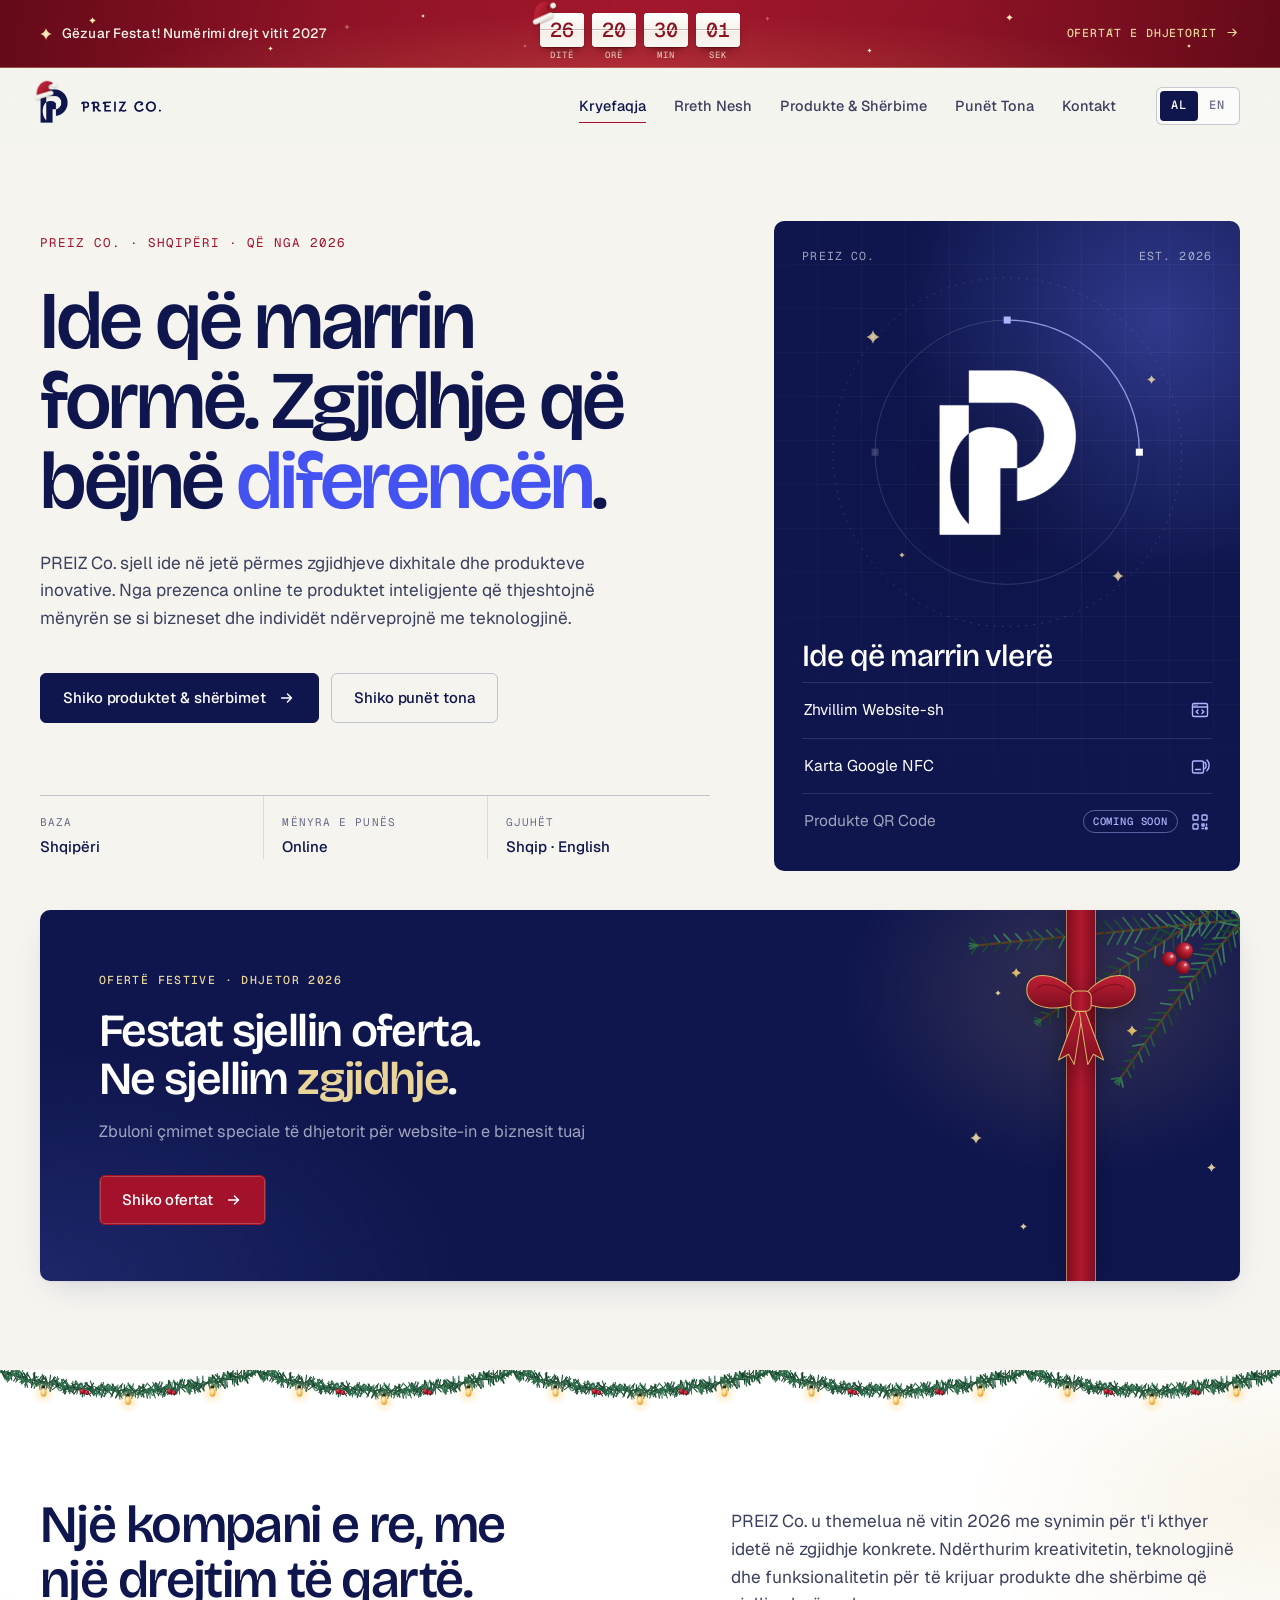
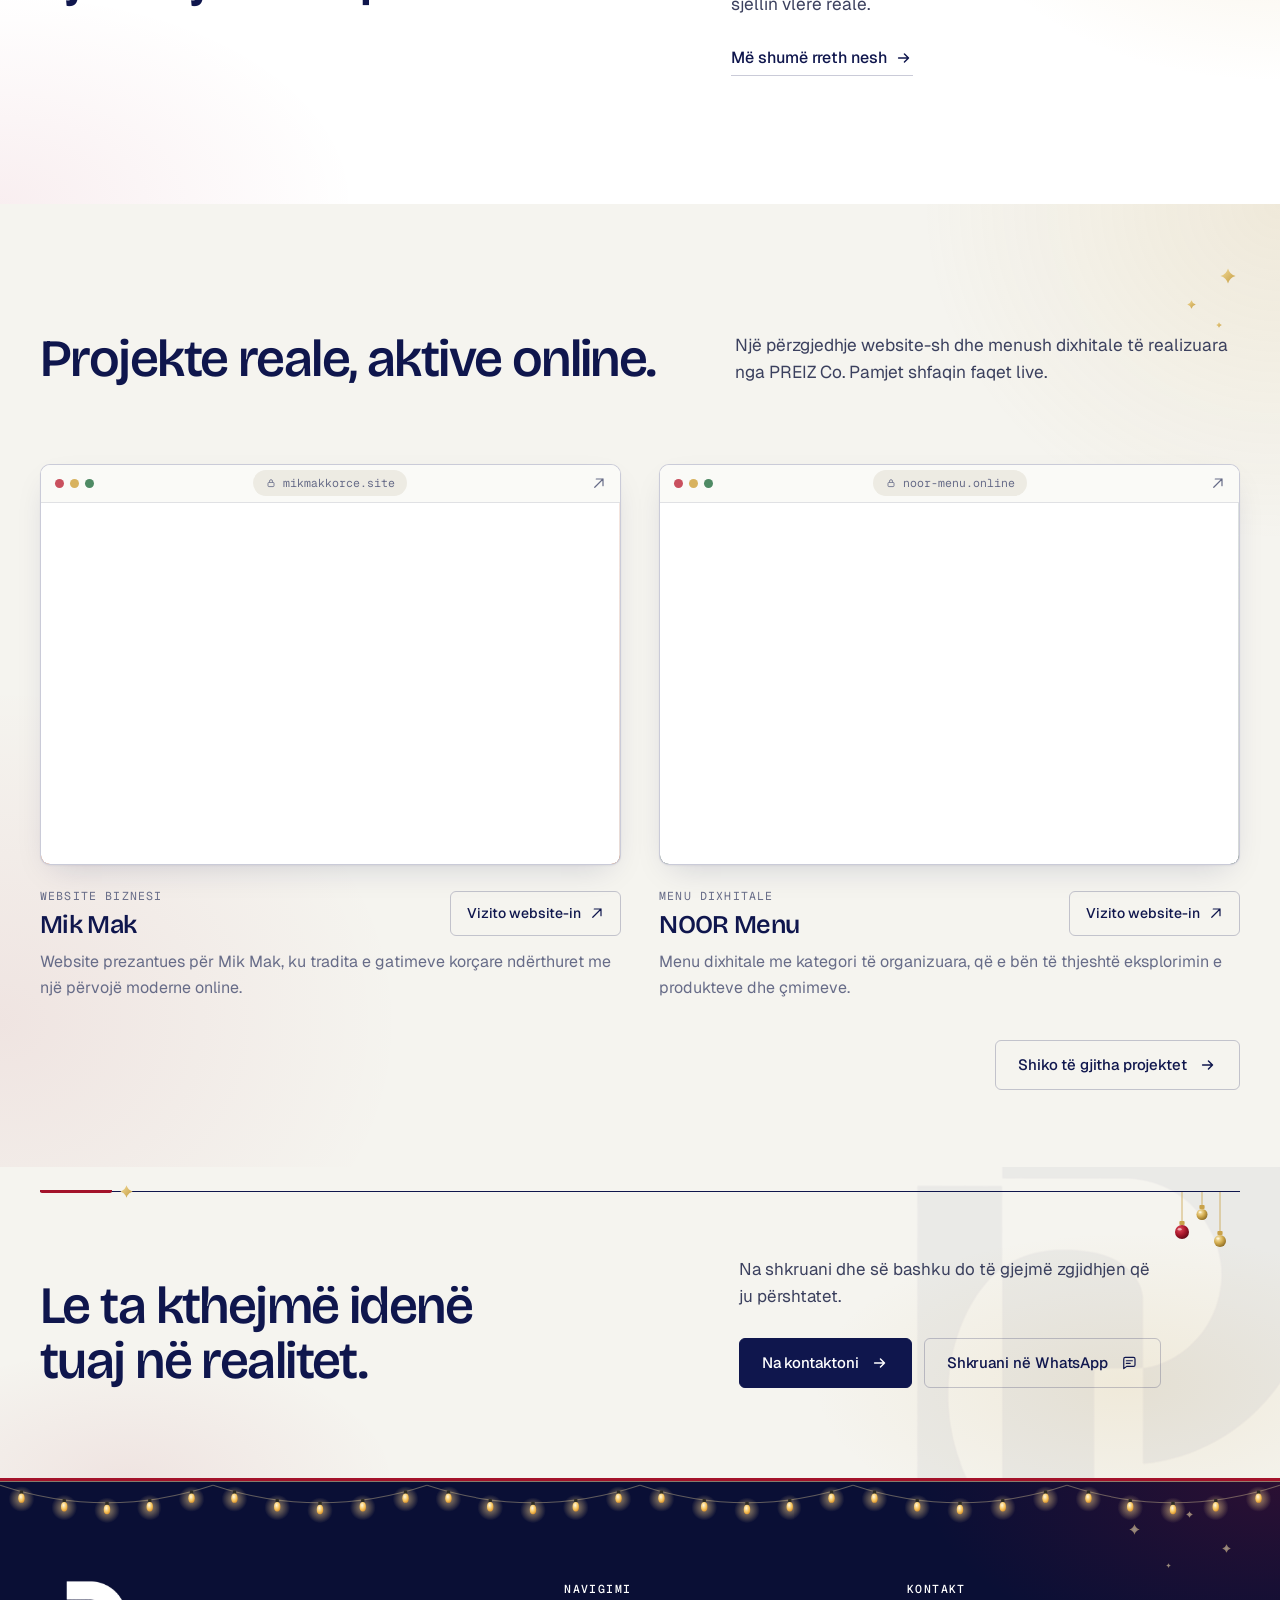
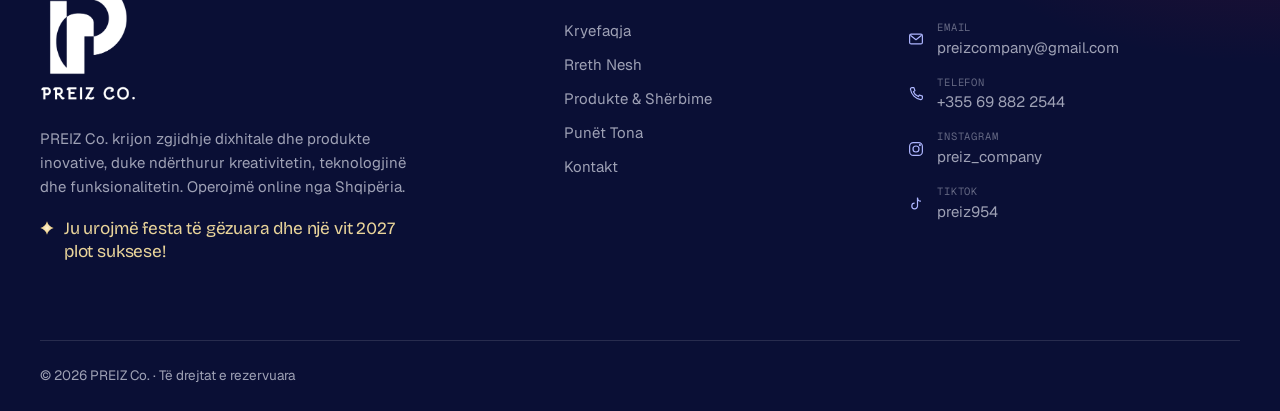
<file: index.html>
<!DOCTYPE html>
<html lang="sq">
<head>
  <meta charset="UTF-8">
  <meta name="viewport" content="width=device-width, initial-scale=1">
  <title>PREIZ Co. — Produkte dhe zgjidhje moderne</title>
  <meta name="description" content="PREIZ Co. sjell ide në jetë përmes zgjidhjeve dixhitale dhe produkteve inovative: website, menu dixhitale dhe karta Google NFC.">
  
  <link rel="canonical" href="https://preizcompany.com/">
  <meta name="theme-color" content="#0F164D">
  <meta name="author" content="PREIZ Co.">

  <meta property="og:type" content="website">
  <meta property="og:site_name" content="PREIZ Co.">
  <meta property="og:title" content="PREIZ Co. — Produkte dhe zgjidhje moderne">
  <meta property="og:description" content="PREIZ Co. sjell ide në jetë përmes zgjidhjeve dixhitale dhe produkteve inovative: website, menu dixhitale dhe karta Google NFC.">
  <meta property="og:url" content="https://preizcompany.com/">
  <meta property="og:image" content="https://preizcompany.com/assets/images/og-image.jpg">
  <meta property="og:image:width" content="1200">
  <meta property="og:image:height" content="630">
  <meta property="og:image:alt" content="PREIZ Co.">
  <meta property="og:locale" content="sq_AL">
  <meta property="og:locale:alternate" content="en_US">
  <meta name="twitter:card" content="summary_large_image">

  <link rel="icon" href="assets/icons/favicon.ico" sizes="any">
  <link rel="icon" type="image/png" sizes="32x32" href="assets/icons/favicon-32.png">
  <link rel="icon" type="image/png" sizes="16x16" href="assets/icons/favicon-16.png">
  <link rel="apple-touch-icon" href="assets/icons/apple-touch-icon.png">
  <link rel="manifest" href="site.webmanifest">

  <link rel="preconnect" href="https://fonts.googleapis.com">
  <link rel="preconnect" href="https://fonts.gstatic.com" crossorigin>
  <link rel="stylesheet" href="https://fonts.googleapis.com/css2?family=Bricolage+Grotesque:opsz,wght@12..96,400..700&amp;family=Geist:wght@400..600&amp;family=Geist+Mono:wght@400;500&amp;display=swap">
  <link rel="stylesheet" href="css/style.css">
  <link rel="stylesheet" href="css/responsive.css">
  <link rel="stylesheet" href="css/festive.css">
  <link rel="stylesheet" href="css/mobile.css">

  <script>
    /* Apply the saved language before first paint to avoid a flash of the wrong language */
    (function () {
      var d = document.documentElement;
      d.classList.add("js");
      try {
        var l = new URLSearchParams(location.search).get("lang") || localStorage.getItem("preiz-lang");
        if (l === "en") {
          d.lang = "en";
          d.classList.add("i18n-pending");
          setTimeout(function () { d.classList.remove("i18n-pending"); }, 1500);
        }
      } catch (e) {}
    })();
  </script>
  <script type="application/ld+json">{"@context": "https://schema.org", "@type": "Organization", "name": "PREIZ Co.", "url": "https://preizcompany.com/", "logo": "https://preizcompany.com/assets/icons/icon-512.png", "email": "preizcompany@gmail.com", "telephone": "+355698822544", "foundingDate": "2026", "address": {"@type": "PostalAddress", "addressCountry": "AL"}, "areaServed": "AL", "contactPoint": {"@type": "ContactPoint", "telephone": "+355698822544", "email": "preizcompany@gmail.com", "contactType": "customer service", "availableLanguage": ["sq", "en"]}}</script>
  <link rel="preload" as="image" href="assets/logo/preiz-mark-white.png">
</head>
<body data-page="home">
  <a class="skip-link" href="#main" data-i18n="skip">Kalo te përmbajtja</a>

  <!-- Festive countdown (Christmas / New Year campaign) — see js/festive.js -->
  <div class="fx-bar" data-fx-countdown>
    <div class="container fx-bar-inner">
      <p class="fx-bar-caption"><span class="fx-when-live"><span class="fx-long" data-i18n="fx.bar.caption">Gëzuar Festat! Numërimi drejt vitit 2027</span><span class="fx-short" data-i18n="fx.bar.captionShort">Numërimi drejt 2027</span></span><span class="fx-when-ended" data-i18n="fx.bar.ended">Gëzuar Vitin e Ri 2027!</span></p>
      <div class="fx-clock" role="timer" aria-live="off" aria-label="Numërimi deri në Vitin e Ri 2027" data-i18n-attr="aria-label:fx.bar.label">
        <span class="sr-only" data-fx-sr></span>
        <div class="fx-units" aria-hidden="true" style="display:contents">
          <div class="fx-unit"><span class="fx-card" data-fx-card="days"></span><span class="fx-label" data-i18n="fx.bar.days">Ditë</span><img class="fx-hat" src="assets/festive/santa-hat.svg" width="46" height="32" alt=""></div>
          <div class="fx-unit"><span class="fx-card" data-fx-card="hours"></span><span class="fx-label" data-i18n="fx.bar.hours">Orë</span></div>
          <div class="fx-unit"><span class="fx-card" data-fx-card="minutes"></span><span class="fx-label" data-i18n="fx.bar.minutes">Min</span></div>
          <div class="fx-unit"><span class="fx-card" data-fx-card="seconds"></span><span class="fx-label" data-i18n="fx.bar.seconds">Sek</span></div>
        </div>
      </div>
      <a class="fx-bar-link" href="services.html#web-development"><span data-i18n="fx.bar.link">Ofertat e dhjetorit</span><svg class="i" viewBox="0 0 20 20" aria-hidden="true"><path d="M4 10h11m-4.5-4.5L15 10l-4.5 4.5" fill="none" stroke="currentColor" stroke-width="1.6" stroke-linecap="round" stroke-linejoin="round"/></svg></a>
    </div>
  </div>

  <header class="site-header">
    <div class="container header-inner">
      <a class="brand" href="index.html" aria-label="PREIZ Co. — kryefaqja" data-i18n-attr="aria-label:logo.home">
        <img class="brand-mark" src="assets/logo/preiz-mark-navy.png" width="400" height="479" alt="">
        <img class="brand-word" src="assets/logo/preiz-wordmark-navy.png" width="600" height="96" alt="PREIZ Co.">
      </a>

      <nav class="site-nav" id="site-menu" aria-label="Navigimi kryesor" data-i18n-attr="aria-label:nav.main">
        <ul class="nav-list">
          <li><a class="nav-link" data-nav="home" href="index.html"><span data-i18n="nav.home">Kryefaqja</span></a></li>
          <li><a class="nav-link" data-nav="about" href="about.html"><span data-i18n="nav.about">Rreth Nesh</span></a></li>
          <li><a class="nav-link" data-nav="services" href="services.html"><span data-i18n="nav.services">Produkte & Shërbime</span></a></li>
          <li><a class="nav-link" data-nav="work" href="portfolio.html"><span data-i18n="nav.work">Punët Tona</span></a></li>
          <li><a class="nav-link" data-nav="contact" href="contact.html"><span data-i18n="nav.contact">Kontakt</span></a></li>
        </ul>
        <div class="menu-extra">
          <div class="lang-switch" role="group" aria-label="Gjuha" data-i18n-attr="aria-label:lang.label"><button type="button" data-lang="sq" lang="sq" aria-label="Shqip" aria-pressed="true" class="is-active">AL</button><button type="button" data-lang="en" lang="en" aria-label="English" aria-pressed="false">EN</button></div>
        </div>
      </nav>

      <div class="header-actions">
        <div class="lang-switch" role="group" aria-label="Gjuha" data-i18n-attr="aria-label:lang.label"><button type="button" data-lang="sq" lang="sq" aria-label="Shqip" aria-pressed="true" class="is-active">AL</button><button type="button" data-lang="en" lang="en" aria-label="English" aria-pressed="false">EN</button></div>
        <button class="nav-toggle" type="button" aria-expanded="false" aria-controls="site-menu" aria-label="Hap menunë" data-i18n-attr="aria-label:nav.open"><span></span></button>
      </div>
    </div>
  </header>

  <main id="main">
    <section class="hero">
      <div class="container hero-grid">
        <div class="hero-copy">
          <p class="hero-eyebrow reveal" data-i18n="home.hero.eyebrow">PREIZ Co. · Shqipëri · Që nga 2026</p>
          <h1 class="display reveal" style="--d:60ms" data-i18n-html="home.hero.title">Ide që marrin formë. Zgjidhje që bëjnë <em>diferencën</em>.</h1>
          <p class="lead reveal" style="--d:120ms" data-i18n="home.hero.lead">PREIZ Co. sjell ide në jetë përmes zgjidhjeve dixhitale dhe produkteve inovative. Nga prezenca online te produktet inteligjente që thjeshtojnë mënyrën se si bizneset dhe individët ndërveprojnë me teknologjinë.</p>
          <div class="hero-ctas reveal" style="--d:180ms">
            <a class="btn btn-primary" href="services.html"><span data-i18n="home.hero.ctaPrimary">Shiko produktet & shërbimet</span><svg class="i" viewBox="0 0 20 20" aria-hidden="true"><path d="M4 10h11m-4.5-4.5L15 10l-4.5 4.5" fill="none" stroke="currentColor" stroke-width="1.6" stroke-linecap="round" stroke-linejoin="round"/></svg></a>
            <a class="btn btn-outline" href="portfolio.html"><span data-i18n="home.hero.ctaSecondary">Shiko punët tona</span></a>
          </div>
          <dl class="hero-facts reveal" style="--d:240ms">
            <div><dt data-i18n="home.hero.fact1k">Baza</dt><dd data-i18n="home.hero.fact1v">Shqipëri</dd></div>
            <div><dt data-i18n="home.hero.fact2k">Mënyra e punës</dt><dd data-i18n="home.hero.fact2v">Online</dd></div>
            <div><dt data-i18n="home.hero.fact3k">Gjuhët</dt><dd data-i18n="home.hero.fact3v">Shqip · English</dd></div>
          </dl>
        </div>

        <div class="hero-panel reveal" style="--d:140ms">
          <div class="panel-top" aria-hidden="true"><span>PREIZ Co.</span><span>Est. 2026</span></div>
          <div class="panel-stage">
            <svg class="panel-orbit" viewBox="0 0 400 400" fill="none" stroke="currentColor" aria-hidden="true">
              <circle cx="200" cy="200" r="198" stroke-dasharray="2 7"/>
              <circle cx="200" cy="200" r="150"/>
              <path d="M200 50a150 150 0 0 1 150 150" stroke="#AEB6FF" stroke-opacity=".75" stroke-width="1.5"/>
              <rect x="196" y="46" width="8" height="8" fill="#AEB6FF" stroke="none"/>
              <rect x="346" y="196" width="8" height="8" fill="#FFFFFF" stroke="none"/>
              <rect x="46" y="196" width="8" height="8" fill="currentColor" stroke="none"/>
            </svg>
            <img class="panel-mark" src="assets/logo/preiz-mark-white.png" width="400" height="479" alt="PREIZ Co. — logo" data-i18n-attr="alt:logo.alt" fetchpriority="high">
          </div>
          <p class="panel-tagline" data-i18n="home.panel.tagline">Ide që marrin vlerë</p>
          <ul class="hero-index" data-render="hero-index"></ul>
        </div>
      </div>
    </section>

    <!-- Festive campaign: December offer -->
    <section class="fx-promo-wrap" aria-labelledby="fx-promo-title">
      <div class="container">
        <div class="fx-promo-frame reveal">
          <div class="fx-promo">
            <span class="fx-promo-sprig" aria-hidden="true"></span>
            <span class="fx-promo-ribbon" aria-hidden="true"><span class="fx-promo-bow"></span></span>
            <p class="fx-promo-eyebrow" data-i18n="fx.promo.eyebrow">Ofertë festive · Dhjetor 2026</p>
            <h2 class="fx-promo-title" id="fx-promo-title" data-i18n-html="fx.promo.title">Festat sjellin oferta. Ne sjellim <em>zgjidhje</em>.</h2>
            <p class="fx-promo-lead" data-i18n="fx.promo.lead">Zbuloni çmimet speciale të dhjetorit për website-in e biznesit tuaj</p>
            <div class="fx-promo-actions">
              <a class="btn btn-festive" href="services.html#web-development"><span data-i18n="fx.promo.cta">Shiko ofertat</span><svg class="i" viewBox="0 0 20 20" aria-hidden="true"><path d="M4 10h11m-4.5-4.5L15 10l-4.5 4.5" fill="none" stroke="currentColor" stroke-width="1.6" stroke-linecap="round" stroke-linejoin="round"/></svg></a>
            </div>
          </div>
        </div>
      </div>
    </section>

    <section class="section section-white" aria-labelledby="intro-title">
      <div class="container">
        <div class="intro-grid">
          <h2 class="h2 reveal" id="intro-title" data-i18n="home.about.title">Një kompani e re, me një drejtim të qartë.</h2>
          <div class="intro-copy reveal" style="--d:100ms">
            <p data-i18n="home.about.p">PREIZ Co. u themelua në vitin 2026 me synimin për t'i kthyer idetë në zgjidhje konkrete. Ndërthurim kreativitetin, teknologjinë dhe funksionalitetin për të krijuar produkte dhe shërbime që sjellin vlerë reale.</p>
            <a class="text-link" href="about.html"><span data-i18n="home.about.cta">Më shumë rreth nesh</span><svg class="i" viewBox="0 0 20 20" aria-hidden="true"><path d="M4 10h11m-4.5-4.5L15 10l-4.5 4.5" fill="none" stroke="currentColor" stroke-width="1.6" stroke-linecap="round" stroke-linejoin="round"/></svg></a>
          </div>
        </div>
      </div>
    </section>

    <section class="section" aria-labelledby="work-title">
      <div class="container">
        <div class="section-head">
          <h2 class="h2 reveal" id="work-title" data-i18n="home.work.title">Projekte reale, aktive online.</h2>
          <p class="lead reveal" data-i18n="home.work.lead">Një përzgjedhje website-sh dhe menush dixhitale të realizuara nga PREIZ Co. Pamjet shfaqin faqet live.</p>
        </div>
        <div class="projects-grid" data-render="projects" data-featured data-limit="2"></div>
        <div class="cp-cta">
          <a class="btn btn-outline" href="portfolio.html"><span data-i18n="home.work.cta">Shiko të gjitha projektet</span><svg class="i" viewBox="0 0 20 20" aria-hidden="true"><path d="M4 10h11m-4.5-4.5L15 10l-4.5 4.5" fill="none" stroke="currentColor" stroke-width="1.6" stroke-linecap="round" stroke-linejoin="round"/></svg></a>
        </div>
      </div>
    </section>

    <section class="section cta-band" aria-labelledby="cta-title">
      <img class="cta-mark" src="assets/logo/preiz-mark-navy.png" width="400" height="479" alt="" aria-hidden="true" loading="lazy">
      <div class="container">
        <div class="cta-inner">
          <div>
            <h2 class="h2 reveal" id="cta-title" data-i18n="cta.title">Le ta kthejmë idenë tuaj në realitet.</h2>
          </div>
          <div class="cta-side reveal" style="--d:80ms">
            <p data-i18n="cta.body">Na shkruani dhe së bashku do të gjejmë zgjidhjen që ju përshtatet.</p>
            <div class="cta-actions">
              <a class="btn btn-primary" href="contact.html"><span data-i18n="cta.button">Na kontaktoni</span><svg class="i" viewBox="0 0 20 20" aria-hidden="true"><path d="M4 10h11m-4.5-4.5L15 10l-4.5 4.5" fill="none" stroke="currentColor" stroke-width="1.6" stroke-linecap="round" stroke-linejoin="round"/></svg></a>
              <a class="btn btn-outline" data-contact="whatsapp" data-contact-keep href="https://wa.me/355698822544" target="_blank" rel="noopener"><span data-i18n="cta.whatsapp">Shkruani në WhatsApp</span><svg class="i" viewBox="0 0 24 24" aria-hidden="true"><path d="M5 19.5v-13a2 2 0 0 1 2-2h11a2 2 0 0 1 2 2v8a2 2 0 0 1-2 2H9z" fill="none" stroke="currentColor" stroke-width="1.6" stroke-linejoin="round"/><path d="M8.5 9h8m-8 3.5h5" fill="none" stroke="currentColor" stroke-width="1.6" stroke-linecap="round"/></svg></a>
            </div>
          </div>
        </div>
      </div>
    </section>

  </main>

  <footer class="site-footer">
    <div class="container">
      <div class="footer-grid">
        <div class="footer-brand">
          <img src="assets/logo/preiz-logo-white.png" width="560" height="702" alt="PREIZ Co." decoding="async">
          <p data-i18n="footer.about">PREIZ Co. krijon zgjidhje dixhitale dhe produkte inovative, duke ndërthurur kreativitetin, teknologjinë dhe funksionalitetin. Operojmë online nga Shqipëria.</p>
          <p class="fx-greeting" data-i18n="fx.footer.greeting">Ju urojmë festa të gëzuara dhe një vit 2027 plot suksese!</p>
        </div>

        <div class="footer-col">
          <h2 data-i18n="footer.nav">Navigimi</h2>
          <ul>
            <li><a href="index.html"><span data-i18n="nav.home">Kryefaqja</span></a></li>
            <li><a href="about.html"><span data-i18n="nav.about">Rreth Nesh</span></a></li>
            <li><a href="services.html"><span data-i18n="nav.services">Produkte & Shërbime</span></a></li>
            <li><a href="portfolio.html"><span data-i18n="nav.work">Punët Tona</span></a></li>
            <li><a href="contact.html"><span data-i18n="nav.contact">Kontakt</span></a></li>
          </ul>
        </div>

        <div class="footer-col footer-col-contact">
          <h2 data-i18n="footer.contact">Kontakt</h2>
          <ul class="footer-contact">
            <li><a data-contact="email" data-contact-keep href="mailto:preizcompany@gmail.com"><svg class="i" viewBox="0 0 24 24" aria-hidden="true"><rect x="3.5" y="5.5" width="17" height="13" rx="2" fill="none" stroke="currentColor" stroke-width="1.6"/><path d="m4.5 7 7.5 6 7.5-6" fill="none" stroke="currentColor" stroke-width="1.6" stroke-linejoin="round"/></svg><span><small>Email</small><span data-contact="email">preizcompany@gmail.com</span></span></a></li>
            <li><a data-contact="phone" data-contact-keep href="tel:+355698822544"><svg class="i" viewBox="0 0 24 24" aria-hidden="true"><path d="M6.6 3.5h2.6l1.4 4-2 1.4a11 11 0 0 0 6.5 6.5l1.4-2 4 1.4v2.6a2 2 0 0 1-2.2 2A16.5 16.5 0 0 1 4.6 5.7a2 2 0 0 1 2-2.2z" fill="none" stroke="currentColor" stroke-width="1.6" stroke-linejoin="round"/></svg><span><small data-i18n="contact.phone.title">Telefon</small><span data-contact="phone">+355 69 882 2544</span></span></a></li>
            <li><a data-contact="instagram" data-contact-keep href="https://www.instagram.com/preiz_company/" target="_blank" rel="noopener"><svg class="i" viewBox="0 0 24 24" aria-hidden="true" fill="none" stroke="currentColor" stroke-width="1.6"><rect x="3.5" y="3.5" width="17" height="17" rx="5"/><circle cx="12" cy="12" r="4"/><circle cx="17.2" cy="6.8" r=".6" fill="currentColor"/></svg><span><small>Instagram</small><span data-contact="instagram">preiz_company</span></span></a></li>
            <li><a data-contact="tiktok" data-contact-keep href="https://www.tiktok.com/@preiz954" target="_blank" rel="noopener"><svg class="i" viewBox="0 0 24 24" aria-hidden="true" fill="none" stroke="currentColor" stroke-width="1.6" stroke-linejoin="round"><path d="M14 3.5v11.2a3.8 3.8 0 1 1-3.8-3.8"/><path d="M14 3.5a4.6 4.6 0 0 0 4.6 4.6"/></svg><span><small>TikTok</small><span data-contact="tiktok">preiz954</span></span></a></li>
          </ul>
        </div>
      </div>

      <div class="footer-bottom">
        <p data-i18n="footer.rights">© 2026 PREIZ Co. · Të drejtat e rezervuara</p>
      </div>
    </div>
  </footer>

  <script src="js/config.js" defer></script>
  <script src="js/festive.js" defer></script>
  <script src="js/catalog.js" defer></script>
  <script src="js/projects.js" defer></script>
  <script src="js/translations.js" defer></script>
  <script src="js/render.js" defer></script>
  <script src="js/main.js" defer></script>
</body>
</html>
</file>
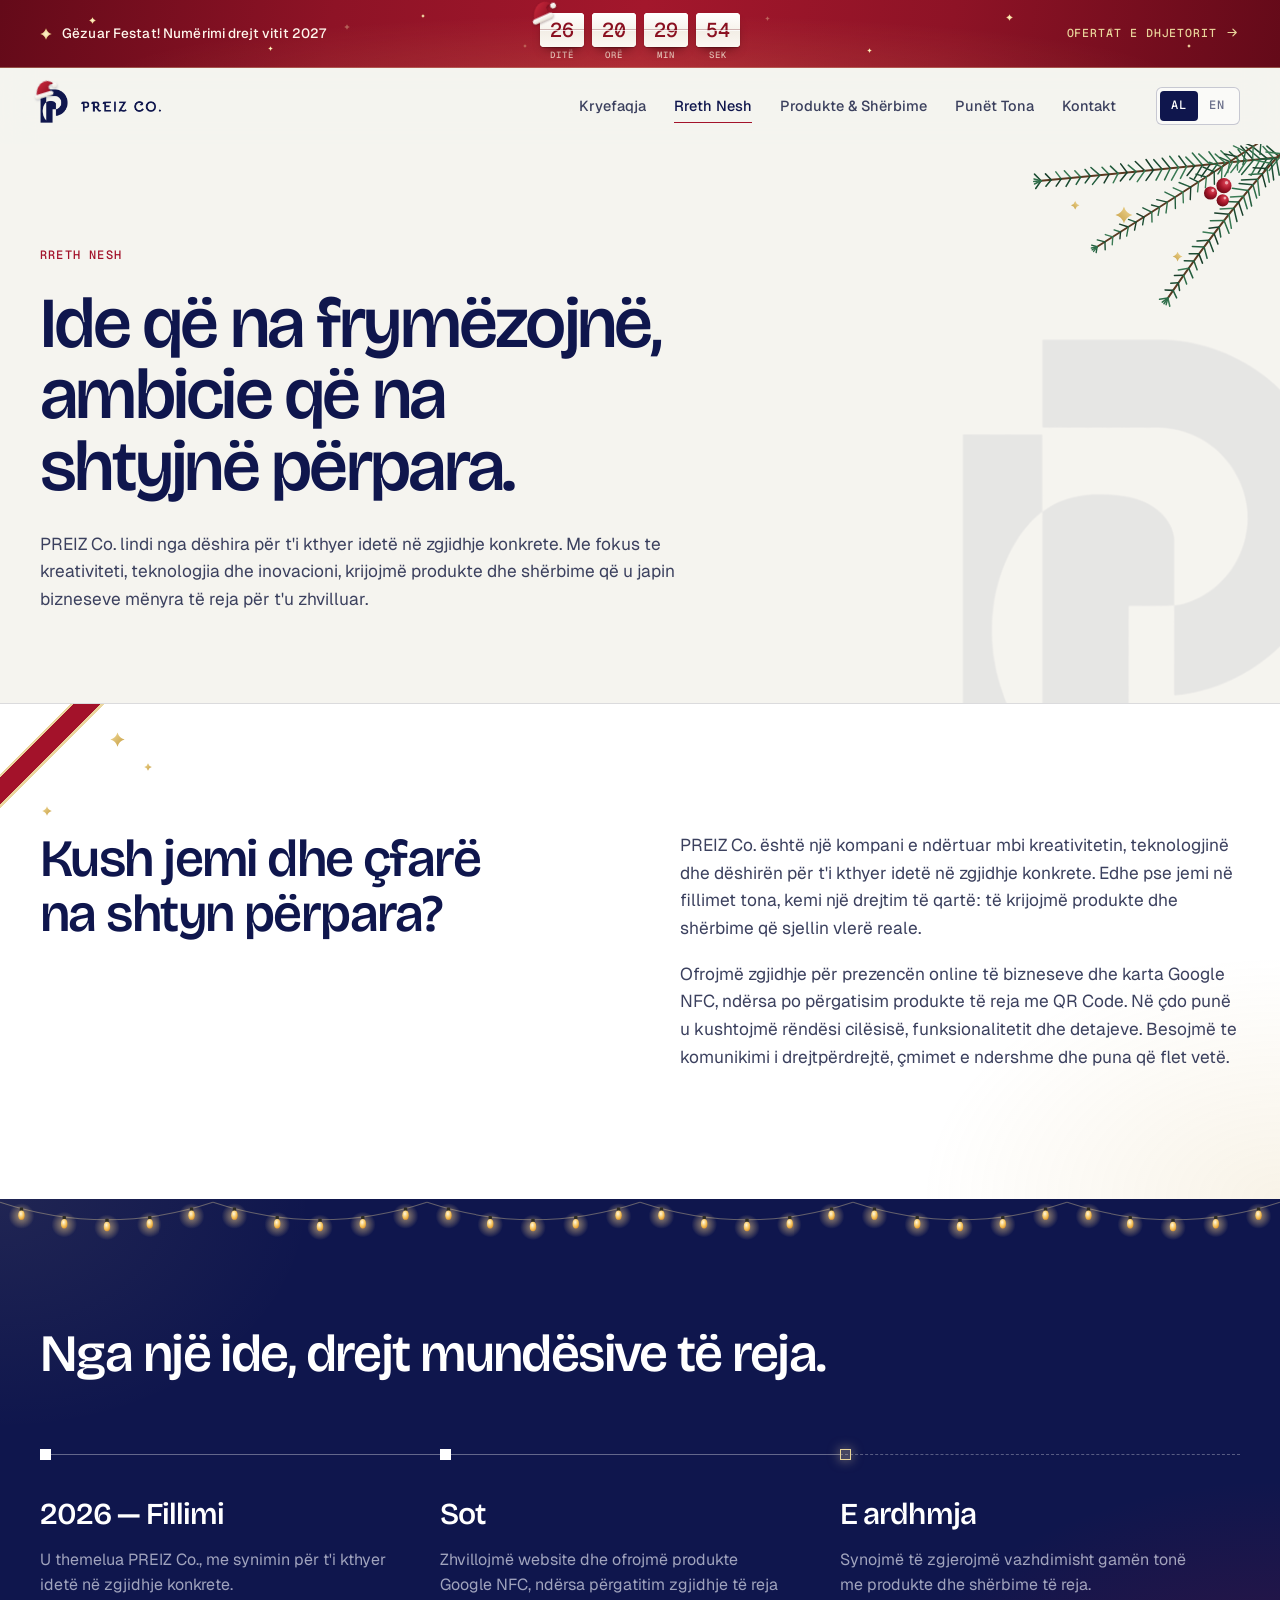
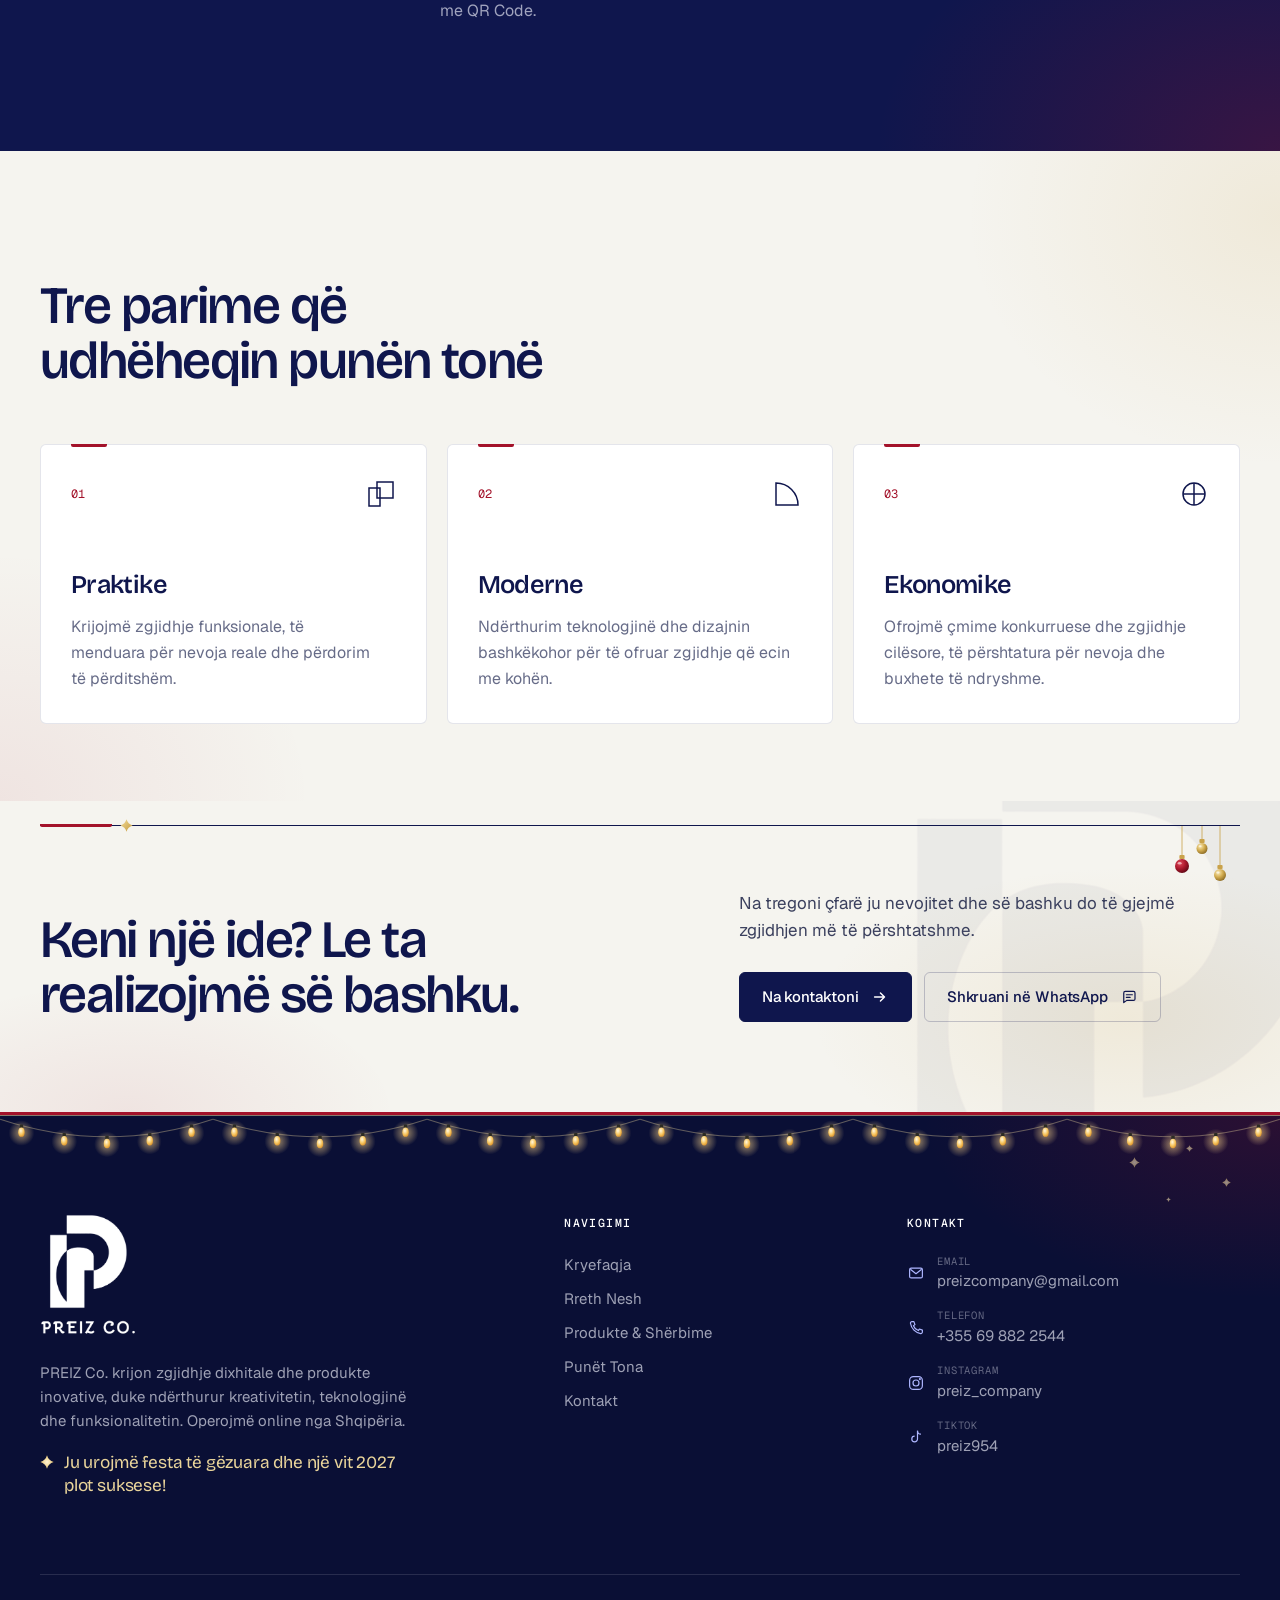
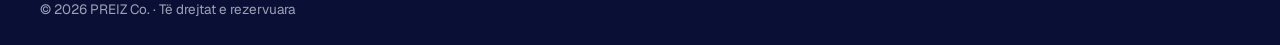
<file: about.html>
<!DOCTYPE html>
<html lang="sq">
<head>
  <meta charset="UTF-8">
  <meta name="viewport" content="width=device-width, initial-scale=1">
  <title>Rreth Nesh — PREIZ Co.</title>
  <meta name="description" content="Njihuni me PREIZ Co.: një kompani e re shqiptare që krijon produkte dhe shërbime praktike, moderne dhe të aksesueshme.">
  
  <link rel="canonical" href="https://preizcompany.com/about.html">
  <meta name="theme-color" content="#0F164D">
  <meta name="author" content="PREIZ Co.">

  <meta property="og:type" content="website">
  <meta property="og:site_name" content="PREIZ Co.">
  <meta property="og:title" content="Rreth Nesh — PREIZ Co.">
  <meta property="og:description" content="Njihuni me PREIZ Co.: një kompani e re shqiptare që krijon produkte dhe shërbime praktike, moderne dhe të aksesueshme.">
  <meta property="og:url" content="https://preizcompany.com/about.html">
  <meta property="og:image" content="https://preizcompany.com/assets/images/og-image.jpg">
  <meta property="og:image:width" content="1200">
  <meta property="og:image:height" content="630">
  <meta property="og:image:alt" content="PREIZ Co.">
  <meta property="og:locale" content="sq_AL">
  <meta property="og:locale:alternate" content="en_US">
  <meta name="twitter:card" content="summary_large_image">

  <link rel="icon" href="assets/icons/favicon.ico" sizes="any">
  <link rel="icon" type="image/png" sizes="32x32" href="assets/icons/favicon-32.png">
  <link rel="icon" type="image/png" sizes="16x16" href="assets/icons/favicon-16.png">
  <link rel="apple-touch-icon" href="assets/icons/apple-touch-icon.png">
  <link rel="manifest" href="site.webmanifest">

  <link rel="preconnect" href="https://fonts.googleapis.com">
  <link rel="preconnect" href="https://fonts.gstatic.com" crossorigin>
  <link rel="stylesheet" href="https://fonts.googleapis.com/css2?family=Bricolage+Grotesque:opsz,wght@12..96,400..700&amp;family=Geist:wght@400..600&amp;family=Geist+Mono:wght@400;500&amp;display=swap">
  <link rel="stylesheet" href="css/style.css">
  <link rel="stylesheet" href="css/responsive.css">
  <link rel="stylesheet" href="css/festive.css">
  <link rel="stylesheet" href="css/mobile.css">

  <script>
    /* Apply the saved language before first paint to avoid a flash of the wrong language */
    (function () {
      var d = document.documentElement;
      d.classList.add("js");
      try {
        var l = new URLSearchParams(location.search).get("lang") || localStorage.getItem("preiz-lang");
        if (l === "en") {
          d.lang = "en";
          d.classList.add("i18n-pending");
          setTimeout(function () { d.classList.remove("i18n-pending"); }, 1500);
        }
      } catch (e) {}
    })();
  </script>
</head>
<body data-page="about">
  <a class="skip-link" href="#main" data-i18n="skip">Kalo te përmbajtja</a>

  <!-- Festive countdown (Christmas / New Year campaign) — see js/festive.js -->
  <div class="fx-bar" data-fx-countdown>
    <div class="container fx-bar-inner">
      <p class="fx-bar-caption"><span class="fx-when-live"><span class="fx-long" data-i18n="fx.bar.caption">Gëzuar Festat! Numërimi drejt vitit 2027</span><span class="fx-short" data-i18n="fx.bar.captionShort">Numërimi drejt 2027</span></span><span class="fx-when-ended" data-i18n="fx.bar.ended">Gëzuar Vitin e Ri 2027!</span></p>
      <div class="fx-clock" role="timer" aria-live="off" aria-label="Numërimi deri në Vitin e Ri 2027" data-i18n-attr="aria-label:fx.bar.label">
        <span class="sr-only" data-fx-sr></span>
        <div class="fx-units" aria-hidden="true" style="display:contents">
          <div class="fx-unit"><span class="fx-card" data-fx-card="days"></span><span class="fx-label" data-i18n="fx.bar.days">Ditë</span><img class="fx-hat" src="assets/festive/santa-hat.svg" width="46" height="32" alt=""></div>
          <div class="fx-unit"><span class="fx-card" data-fx-card="hours"></span><span class="fx-label" data-i18n="fx.bar.hours">Orë</span></div>
          <div class="fx-unit"><span class="fx-card" data-fx-card="minutes"></span><span class="fx-label" data-i18n="fx.bar.minutes">Min</span></div>
          <div class="fx-unit"><span class="fx-card" data-fx-card="seconds"></span><span class="fx-label" data-i18n="fx.bar.seconds">Sek</span></div>
        </div>
      </div>
      <a class="fx-bar-link" href="services.html#web-development"><span data-i18n="fx.bar.link">Ofertat e dhjetorit</span><svg class="i" viewBox="0 0 20 20" aria-hidden="true"><path d="M4 10h11m-4.5-4.5L15 10l-4.5 4.5" fill="none" stroke="currentColor" stroke-width="1.6" stroke-linecap="round" stroke-linejoin="round"/></svg></a>
    </div>
  </div>

  <header class="site-header">
    <div class="container header-inner">
      <a class="brand" href="index.html" aria-label="PREIZ Co. — kryefaqja" data-i18n-attr="aria-label:logo.home">
        <img class="brand-mark" src="assets/logo/preiz-mark-navy.png" width="400" height="479" alt="">
        <img class="brand-word" src="assets/logo/preiz-wordmark-navy.png" width="600" height="96" alt="PREIZ Co.">
      </a>

      <nav class="site-nav" id="site-menu" aria-label="Navigimi kryesor" data-i18n-attr="aria-label:nav.main">
        <ul class="nav-list">
          <li><a class="nav-link" data-nav="home" href="index.html"><span data-i18n="nav.home">Kryefaqja</span></a></li>
          <li><a class="nav-link" data-nav="about" href="about.html"><span data-i18n="nav.about">Rreth Nesh</span></a></li>
          <li><a class="nav-link" data-nav="services" href="services.html"><span data-i18n="nav.services">Produkte & Shërbime</span></a></li>
          <li><a class="nav-link" data-nav="work" href="portfolio.html"><span data-i18n="nav.work">Punët Tona</span></a></li>
          <li><a class="nav-link" data-nav="contact" href="contact.html"><span data-i18n="nav.contact">Kontakt</span></a></li>
        </ul>
        <div class="menu-extra">
          <div class="lang-switch" role="group" aria-label="Gjuha" data-i18n-attr="aria-label:lang.label"><button type="button" data-lang="sq" lang="sq" aria-label="Shqip" aria-pressed="true" class="is-active">AL</button><button type="button" data-lang="en" lang="en" aria-label="English" aria-pressed="false">EN</button></div>
        </div>
      </nav>

      <div class="header-actions">
        <div class="lang-switch" role="group" aria-label="Gjuha" data-i18n-attr="aria-label:lang.label"><button type="button" data-lang="sq" lang="sq" aria-label="Shqip" aria-pressed="true" class="is-active">AL</button><button type="button" data-lang="en" lang="en" aria-label="English" aria-pressed="false">EN</button></div>
        <button class="nav-toggle" type="button" aria-expanded="false" aria-controls="site-menu" aria-label="Hap menunë" data-i18n-attr="aria-label:nav.open"><span></span></button>
      </div>
    </div>
  </header>

  <main id="main">
    <section class="page-hero">
      <img class="page-hero-mark" src="assets/logo/preiz-mark-navy.png" width="400" height="479" alt="" aria-hidden="true">
      <div class="container">
        <p class="page-label reveal" data-i18n="about.hero.label">Rreth nesh</p>
        <h1 class="h1 reveal" style="--d:60ms" data-i18n-html="about.hero.title">Ide që na frymëzojnë, ambicie që na shtyjnë përpara.</h1>
        <p class="lead reveal" style="--d:120ms" data-i18n="about.hero.lead">PREIZ Co. lindi nga dëshira për t'i kthyer idetë në zgjidhje konkrete. Me fokus te kreativiteti, teknologjia dhe inovacioni, krijojmë produkte dhe shërbime që u japin bizneseve mënyra të reja për t'u zhvilluar.</p>
      </div>
    </section>

    <section class="section section-white" aria-labelledby="what-title">
      <div class="container split">
        <h2 class="h2 reveal" id="what-title" data-i18n="about.what.title">Kush jemi dhe çfarë na shtyn përpara?</h2>
        <div class="prose reveal" style="--d:100ms">
          <p data-i18n="about.what.p1">PREIZ Co. është një kompani e ndërtuar mbi kreativitetin, teknologjinë dhe dëshirën për t'i kthyer idetë në zgjidhje konkrete. Edhe pse jemi në fillimet tona, kemi një drejtim të qartë: të krijojmë produkte dhe shërbime që sjellin vlerë reale.</p>
          <p data-i18n="about.what.p2">Ofrojmë zgjidhje për prezencën online të bizneseve dhe karta Google NFC, ndërsa po përgatisim produkte të reja me QR Code. Në çdo punë u kushtojmë rëndësi cilësisë, funksionalitetit dhe detajeve. Besojmë te komunikimi i drejtpërdrejtë, çmimet e ndershme dhe puna që flet vetë.</p>
        </div>
      </div>
    </section>

    <section class="section section-dark" aria-labelledby="dir-title">
      <div class="container">
        <h2 class="h2 reveal" id="dir-title" data-i18n="about.dir.title">Nga një ide, drejt mundësive të reja.</h2>
        <ol class="timeline">
          <li class="reveal" style="--d:0ms">
            <span class="t-k" data-i18n="about.step1.k">2026 — Fillimi</span>
            <p data-i18n="about.step1.d">U themelua PREIZ Co., me synimin për t'i kthyer idetë në zgjidhje konkrete.</p>
          </li>
          <li class="reveal" style="--d:90ms">
            <span class="t-k" data-i18n="about.step2.k">Sot</span>
            <p data-i18n="about.step2.d">Zhvillojmë website dhe ofrojmë produkte Google NFC, ndërsa përgatitim zgjidhje të reja me QR Code.</p>
          </li>
          <li class="reveal" style="--d:180ms">
            <span class="t-k" data-i18n="about.step3.k">E ardhmja</span>
            <p data-i18n="about.step3.d">Synojmë të zgjerojmë vazhdimisht gamën tonë me produkte dhe shërbime të reja.</p>
          </li>
        </ol>
      </div>
    </section>

    <section class="section" aria-labelledby="approach-title">
      <div class="container">
        <h2 class="h2 section-title reveal" id="approach-title" data-i18n="about.approach.title">Tre parime që udhëheqin punën tonë</h2>
        <div class="principles">
          <div class="principle reveal" style="--d:0ms">
            <div class="principle-idx"><span>01</span><svg viewBox="0 0 30 30" fill="none" stroke="currentColor" stroke-width="1.5" aria-hidden="true"><rect x="3" y="9" width="11" height="18"/><rect x="11" y="3" width="16" height="16"/></svg></div>
            <h3 data-i18n="about.ap1.t">Praktike</h3>
            <p data-i18n="about.ap1.d">Krijojmë zgjidhje funksionale, të menduara për nevoja reale dhe përdorim të përditshëm.</p>
          </div>
          <div class="principle reveal" style="--d:80ms">
            <div class="principle-idx"><span>02</span><svg viewBox="0 0 30 30" fill="none" stroke="currentColor" stroke-width="1.5" aria-hidden="true"><path d="M4 26V4a22 22 0 0 1 22 22z"/></svg></div>
            <h3 data-i18n="about.ap2.t">Moderne</h3>
            <p data-i18n="about.ap2.d">Ndërthurim teknologjinë dhe dizajnin bashkëkohor për të ofruar zgjidhje që ecin me kohën.</p>
          </div>
          <div class="principle reveal" style="--d:160ms">
            <div class="principle-idx"><span>03</span><svg viewBox="0 0 30 30" fill="none" stroke="currentColor" stroke-width="1.5" aria-hidden="true"><circle cx="15" cy="15" r="11"/><path d="M15 4v22M4 15h22"/></svg></div>
            <h3 data-i18n="about.ap3.t">Ekonomike</h3>
            <p data-i18n="about.ap3.d">Ofrojmë çmime konkurruese dhe zgjidhje cilësore, të përshtatura për nevoja dhe buxhete të ndryshme.</p>
          </div>
        </div>
      </div>
    </section>

    <section class="section cta-band" aria-labelledby="cta-title">
      <img class="cta-mark" src="assets/logo/preiz-mark-navy.png" width="400" height="479" alt="" aria-hidden="true" loading="lazy">
      <div class="container">
        <div class="cta-inner">
          <div>
            <h2 class="h2 reveal" id="cta-title" data-i18n="about.cta.title">Keni një ide? Le ta realizojmë së bashku.</h2>
          </div>
          <div class="cta-side reveal" style="--d:80ms">
            <p data-i18n="about.cta.body">Na tregoni çfarë ju nevojitet dhe së bashku do të gjejmë zgjidhjen më të përshtatshme.</p>
            <div class="cta-actions">
              <a class="btn btn-primary" href="contact.html"><span data-i18n="cta.button">Na kontaktoni</span><svg class="i" viewBox="0 0 20 20" aria-hidden="true"><path d="M4 10h11m-4.5-4.5L15 10l-4.5 4.5" fill="none" stroke="currentColor" stroke-width="1.6" stroke-linecap="round" stroke-linejoin="round"/></svg></a>
              <a class="btn btn-outline" data-contact="whatsapp" data-contact-keep href="https://wa.me/355698822544" target="_blank" rel="noopener"><span data-i18n="cta.whatsapp">Shkruani në WhatsApp</span><svg class="i" viewBox="0 0 24 24" aria-hidden="true"><path d="M5 19.5v-13a2 2 0 0 1 2-2h11a2 2 0 0 1 2 2v8a2 2 0 0 1-2 2H9z" fill="none" stroke="currentColor" stroke-width="1.6" stroke-linejoin="round"/><path d="M8.5 9h8m-8 3.5h5" fill="none" stroke="currentColor" stroke-width="1.6" stroke-linecap="round"/></svg></a>
            </div>
          </div>
        </div>
      </div>
    </section>

  </main>

  <footer class="site-footer">
    <div class="container">
      <div class="footer-grid">
        <div class="footer-brand">
          <img src="assets/logo/preiz-logo-white.png" width="560" height="702" alt="PREIZ Co." decoding="async">
          <p data-i18n="footer.about">PREIZ Co. krijon zgjidhje dixhitale dhe produkte inovative, duke ndërthurur kreativitetin, teknologjinë dhe funksionalitetin. Operojmë online nga Shqipëria.</p>
          <p class="fx-greeting" data-i18n="fx.footer.greeting">Ju urojmë festa të gëzuara dhe një vit 2027 plot suksese!</p>
        </div>

        <div class="footer-col">
          <h2 data-i18n="footer.nav">Navigimi</h2>
          <ul>
            <li><a href="index.html"><span data-i18n="nav.home">Kryefaqja</span></a></li>
            <li><a href="about.html"><span data-i18n="nav.about">Rreth Nesh</span></a></li>
            <li><a href="services.html"><span data-i18n="nav.services">Produkte & Shërbime</span></a></li>
            <li><a href="portfolio.html"><span data-i18n="nav.work">Punët Tona</span></a></li>
            <li><a href="contact.html"><span data-i18n="nav.contact">Kontakt</span></a></li>
          </ul>
        </div>

        <div class="footer-col footer-col-contact">
          <h2 data-i18n="footer.contact">Kontakt</h2>
          <ul class="footer-contact">
            <li><a data-contact="email" data-contact-keep href="mailto:preizcompany@gmail.com"><svg class="i" viewBox="0 0 24 24" aria-hidden="true"><rect x="3.5" y="5.5" width="17" height="13" rx="2" fill="none" stroke="currentColor" stroke-width="1.6"/><path d="m4.5 7 7.5 6 7.5-6" fill="none" stroke="currentColor" stroke-width="1.6" stroke-linejoin="round"/></svg><span><small>Email</small><span data-contact="email">preizcompany@gmail.com</span></span></a></li>
            <li><a data-contact="phone" data-contact-keep href="tel:+355698822544"><svg class="i" viewBox="0 0 24 24" aria-hidden="true"><path d="M6.6 3.5h2.6l1.4 4-2 1.4a11 11 0 0 0 6.5 6.5l1.4-2 4 1.4v2.6a2 2 0 0 1-2.2 2A16.5 16.5 0 0 1 4.6 5.7a2 2 0 0 1 2-2.2z" fill="none" stroke="currentColor" stroke-width="1.6" stroke-linejoin="round"/></svg><span><small data-i18n="contact.phone.title">Telefon</small><span data-contact="phone">+355 69 882 2544</span></span></a></li>
            <li><a data-contact="instagram" data-contact-keep href="https://www.instagram.com/preiz_company/" target="_blank" rel="noopener"><svg class="i" viewBox="0 0 24 24" aria-hidden="true" fill="none" stroke="currentColor" stroke-width="1.6"><rect x="3.5" y="3.5" width="17" height="17" rx="5"/><circle cx="12" cy="12" r="4"/><circle cx="17.2" cy="6.8" r=".6" fill="currentColor"/></svg><span><small>Instagram</small><span data-contact="instagram">preiz_company</span></span></a></li>
            <li><a data-contact="tiktok" data-contact-keep href="https://www.tiktok.com/@preiz954" target="_blank" rel="noopener"><svg class="i" viewBox="0 0 24 24" aria-hidden="true" fill="none" stroke="currentColor" stroke-width="1.6" stroke-linejoin="round"><path d="M14 3.5v11.2a3.8 3.8 0 1 1-3.8-3.8"/><path d="M14 3.5a4.6 4.6 0 0 0 4.6 4.6"/></svg><span><small>TikTok</small><span data-contact="tiktok">preiz954</span></span></a></li>
          </ul>
        </div>
      </div>

      <div class="footer-bottom">
        <p data-i18n="footer.rights">© 2026 PREIZ Co. · Të drejtat e rezervuara</p>
      </div>
    </div>
  </footer>

  <script src="js/config.js" defer></script>
  <script src="js/festive.js" defer></script>
  <script src="js/catalog.js" defer></script>
  <script src="js/projects.js" defer></script>
  <script src="js/translations.js" defer></script>
  <script src="js/render.js" defer></script>
  <script src="js/main.js" defer></script>
</body>
</html>
</file>
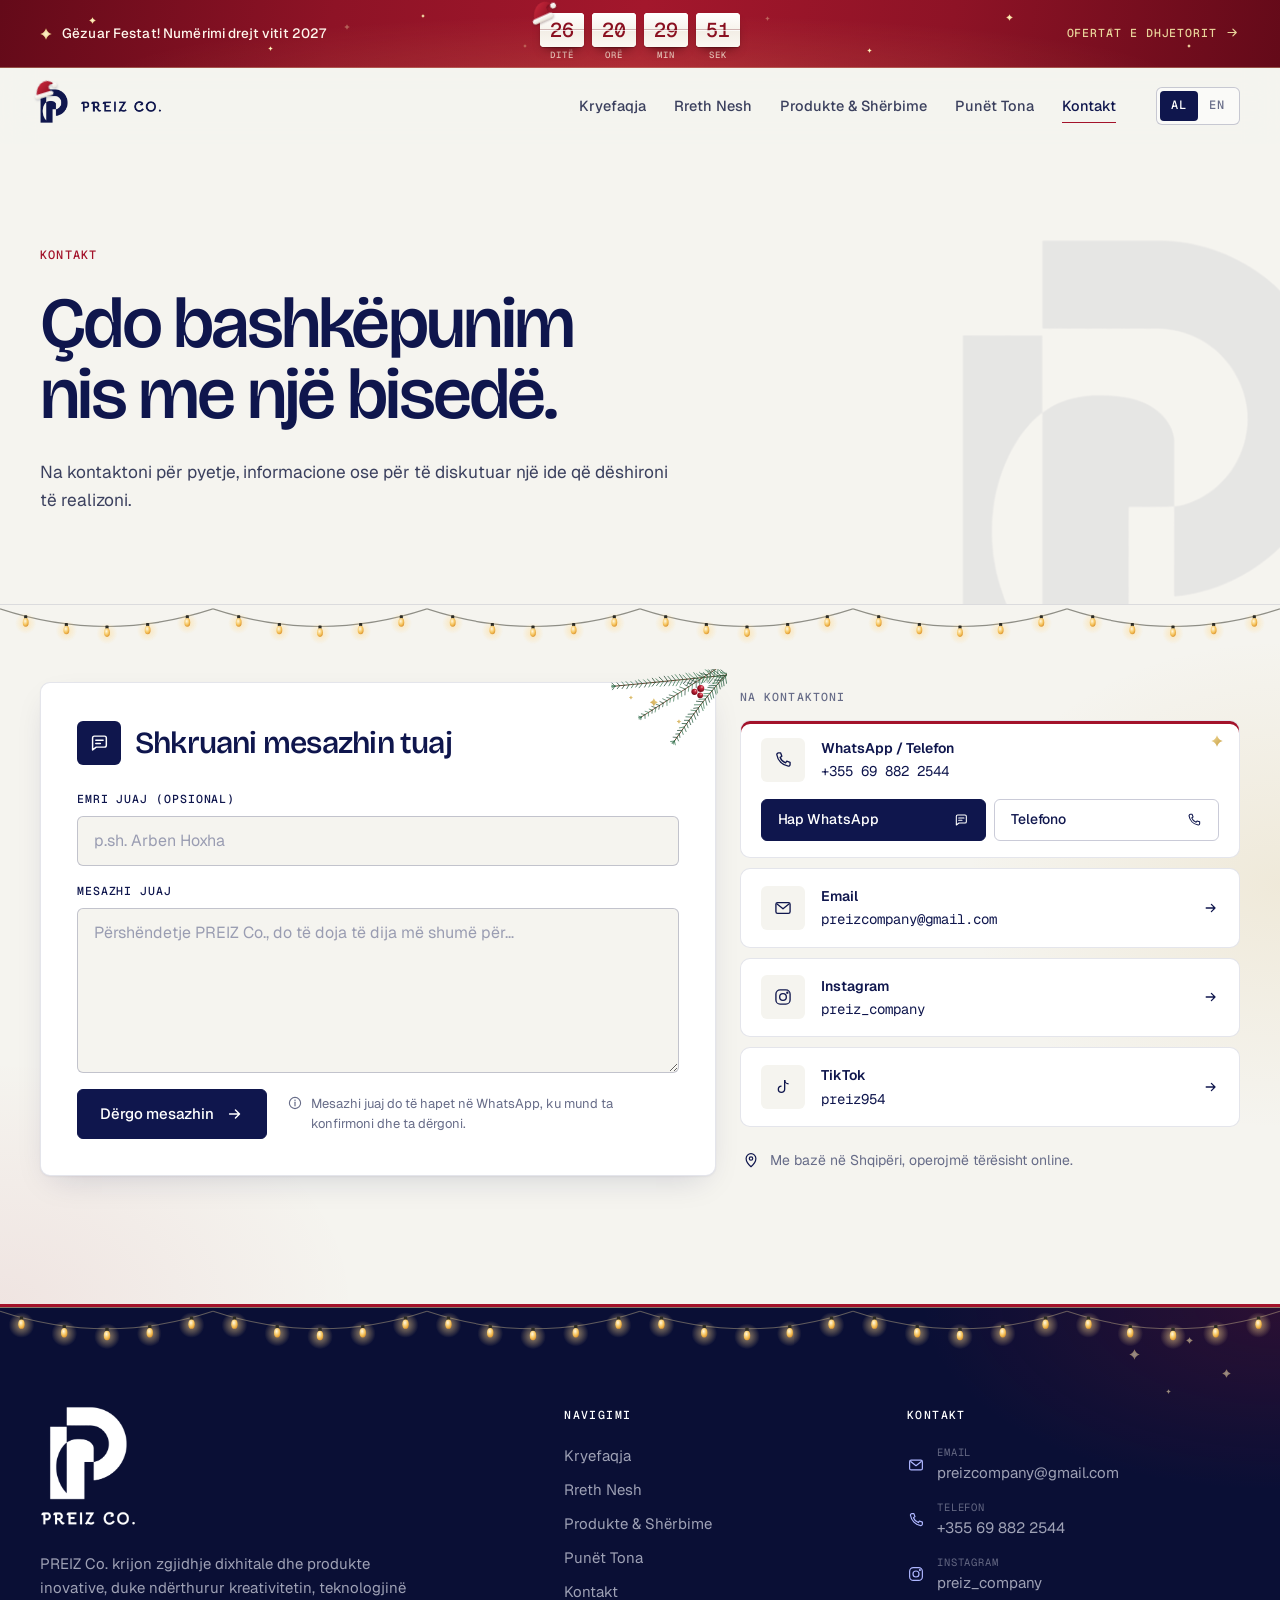
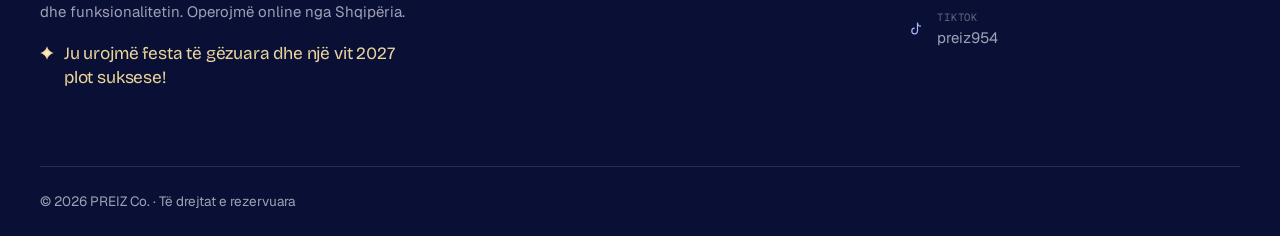
<file: contact.html>
<!DOCTYPE html>
<html lang="sq">
<head>
  <meta charset="UTF-8">
  <meta name="viewport" content="width=device-width, initial-scale=1">
  <title>Kontakt — PREIZ Co.</title>
  <meta name="description" content="Kontaktoni PREIZ Co. në WhatsApp, me telefon, me email ose në Instagram dhe TikTok.">
  
  <link rel="canonical" href="https://preizcompany.com/contact.html">
  <meta name="theme-color" content="#0F164D">
  <meta name="author" content="PREIZ Co.">

  <meta property="og:type" content="website">
  <meta property="og:site_name" content="PREIZ Co.">
  <meta property="og:title" content="Kontakt — PREIZ Co.">
  <meta property="og:description" content="Kontaktoni PREIZ Co. në WhatsApp, me telefon, me email ose në Instagram dhe TikTok.">
  <meta property="og:url" content="https://preizcompany.com/contact.html">
  <meta property="og:image" content="https://preizcompany.com/assets/images/og-image.jpg">
  <meta property="og:image:width" content="1200">
  <meta property="og:image:height" content="630">
  <meta property="og:image:alt" content="PREIZ Co.">
  <meta property="og:locale" content="sq_AL">
  <meta property="og:locale:alternate" content="en_US">
  <meta name="twitter:card" content="summary_large_image">

  <link rel="icon" href="assets/icons/favicon.ico" sizes="any">
  <link rel="icon" type="image/png" sizes="32x32" href="assets/icons/favicon-32.png">
  <link rel="icon" type="image/png" sizes="16x16" href="assets/icons/favicon-16.png">
  <link rel="apple-touch-icon" href="assets/icons/apple-touch-icon.png">
  <link rel="manifest" href="site.webmanifest">

  <link rel="preconnect" href="https://fonts.googleapis.com">
  <link rel="preconnect" href="https://fonts.gstatic.com" crossorigin>
  <link rel="stylesheet" href="https://fonts.googleapis.com/css2?family=Bricolage+Grotesque:opsz,wght@12..96,400..700&amp;family=Geist:wght@400..600&amp;family=Geist+Mono:wght@400;500&amp;display=swap">
  <link rel="stylesheet" href="css/style.css">
  <link rel="stylesheet" href="css/responsive.css">
  <link rel="stylesheet" href="css/festive.css">
  <link rel="stylesheet" href="css/mobile.css">

  <script>
    /* Apply the saved language before first paint to avoid a flash of the wrong language */
    (function () {
      var d = document.documentElement;
      d.classList.add("js");
      try {
        var l = new URLSearchParams(location.search).get("lang") || localStorage.getItem("preiz-lang");
        if (l === "en") {
          d.lang = "en";
          d.classList.add("i18n-pending");
          setTimeout(function () { d.classList.remove("i18n-pending"); }, 1500);
        }
      } catch (e) {}
    })();
  </script>
</head>
<body data-page="contact">
  <a class="skip-link" href="#main" data-i18n="skip">Kalo te përmbajtja</a>

  <!-- Festive countdown (Christmas / New Year campaign) — see js/festive.js -->
  <div class="fx-bar" data-fx-countdown>
    <div class="container fx-bar-inner">
      <p class="fx-bar-caption"><span class="fx-when-live"><span class="fx-long" data-i18n="fx.bar.caption">Gëzuar Festat! Numërimi drejt vitit 2027</span><span class="fx-short" data-i18n="fx.bar.captionShort">Numërimi drejt 2027</span></span><span class="fx-when-ended" data-i18n="fx.bar.ended">Gëzuar Vitin e Ri 2027!</span></p>
      <div class="fx-clock" role="timer" aria-live="off" aria-label="Numërimi deri në Vitin e Ri 2027" data-i18n-attr="aria-label:fx.bar.label">
        <span class="sr-only" data-fx-sr></span>
        <div class="fx-units" aria-hidden="true" style="display:contents">
          <div class="fx-unit"><span class="fx-card" data-fx-card="days"></span><span class="fx-label" data-i18n="fx.bar.days">Ditë</span><img class="fx-hat" src="assets/festive/santa-hat.svg" width="46" height="32" alt=""></div>
          <div class="fx-unit"><span class="fx-card" data-fx-card="hours"></span><span class="fx-label" data-i18n="fx.bar.hours">Orë</span></div>
          <div class="fx-unit"><span class="fx-card" data-fx-card="minutes"></span><span class="fx-label" data-i18n="fx.bar.minutes">Min</span></div>
          <div class="fx-unit"><span class="fx-card" data-fx-card="seconds"></span><span class="fx-label" data-i18n="fx.bar.seconds">Sek</span></div>
        </div>
      </div>
      <a class="fx-bar-link" href="services.html#web-development"><span data-i18n="fx.bar.link">Ofertat e dhjetorit</span><svg class="i" viewBox="0 0 20 20" aria-hidden="true"><path d="M4 10h11m-4.5-4.5L15 10l-4.5 4.5" fill="none" stroke="currentColor" stroke-width="1.6" stroke-linecap="round" stroke-linejoin="round"/></svg></a>
    </div>
  </div>

  <header class="site-header">
    <div class="container header-inner">
      <a class="brand" href="index.html" aria-label="PREIZ Co. — kryefaqja" data-i18n-attr="aria-label:logo.home">
        <img class="brand-mark" src="assets/logo/preiz-mark-navy.png" width="400" height="479" alt="">
        <img class="brand-word" src="assets/logo/preiz-wordmark-navy.png" width="600" height="96" alt="PREIZ Co.">
      </a>

      <nav class="site-nav" id="site-menu" aria-label="Navigimi kryesor" data-i18n-attr="aria-label:nav.main">
        <ul class="nav-list">
          <li><a class="nav-link" data-nav="home" href="index.html"><span data-i18n="nav.home">Kryefaqja</span></a></li>
          <li><a class="nav-link" data-nav="about" href="about.html"><span data-i18n="nav.about">Rreth Nesh</span></a></li>
          <li><a class="nav-link" data-nav="services" href="services.html"><span data-i18n="nav.services">Produkte & Shërbime</span></a></li>
          <li><a class="nav-link" data-nav="work" href="portfolio.html"><span data-i18n="nav.work">Punët Tona</span></a></li>
          <li><a class="nav-link" data-nav="contact" href="contact.html"><span data-i18n="nav.contact">Kontakt</span></a></li>
        </ul>
        <div class="menu-extra">
          <div class="lang-switch" role="group" aria-label="Gjuha" data-i18n-attr="aria-label:lang.label"><button type="button" data-lang="sq" lang="sq" aria-label="Shqip" aria-pressed="true" class="is-active">AL</button><button type="button" data-lang="en" lang="en" aria-label="English" aria-pressed="false">EN</button></div>
        </div>
      </nav>

      <div class="header-actions">
        <div class="lang-switch" role="group" aria-label="Gjuha" data-i18n-attr="aria-label:lang.label"><button type="button" data-lang="sq" lang="sq" aria-label="Shqip" aria-pressed="true" class="is-active">AL</button><button type="button" data-lang="en" lang="en" aria-label="English" aria-pressed="false">EN</button></div>
        <button class="nav-toggle" type="button" aria-expanded="false" aria-controls="site-menu" aria-label="Hap menunë" data-i18n-attr="aria-label:nav.open"><span></span></button>
      </div>
    </div>
  </header>

  <main id="main">
    <section class="page-hero">
      <img class="page-hero-mark" src="assets/logo/preiz-mark-navy.png" width="400" height="479" alt="" aria-hidden="true">
      <div class="container">
        <p class="page-label reveal" data-i18n="contact.hero.label">Kontakt</p>
        <h1 class="h1 reveal" style="--d:60ms" data-i18n-html="contact.hero.title">Çdo bashkëpunim nis me një bisedë.</h1>
        <p class="lead reveal" style="--d:120ms" data-i18n="contact.hero.lead">Na kontaktoni për pyetje, informacione ose për të diskutuar një ide që dëshironi të realizoni.</p>
      </div>
    </section>

    <section class="section contact-section">
      <div class="container contact-grid">
        <div class="composer reveal">
          <div class="composer-head">
            <span class="composer-icon"><svg class="i" viewBox="0 0 24 24" aria-hidden="true"><path d="M5 19.5v-13a2 2 0 0 1 2-2h11a2 2 0 0 1 2 2v8a2 2 0 0 1-2 2H9z" fill="none" stroke="currentColor" stroke-width="1.6" stroke-linejoin="round"/><path d="M8.5 9h8m-8 3.5h5" fill="none" stroke="currentColor" stroke-width="1.6" stroke-linecap="round"/></svg></span>
            <h2 data-i18n="contact.form.title">Shkruani mesazhin tuaj</h2>
          </div>
          <form id="wa-form" novalidate>
            <div class="field">
              <label for="wa-name" data-i18n="contact.form.name">Emri juaj (opsional)</label>
              <input id="wa-name" name="name" type="text" autocomplete="name" maxlength="80" placeholder="p.sh. Arben Hoxha" data-i18n-attr="placeholder:contact.form.namePh">
            </div>
            <div class="field">
              <label for="wa-message" data-i18n="contact.form.message">Mesazhi juaj</label>
              <textarea id="wa-message" name="message" required rows="7" maxlength="2000" aria-describedby="wa-error wa-note" placeholder="Përshëndetje PREIZ Co., do të doja të dija më shumë për…" data-i18n-attr="placeholder:contact.form.placeholder"></textarea>
            </div>
            <p class="form-error" id="wa-error" role="alert" hidden></p>
            <div class="form-actions">
              <button class="btn btn-primary" type="submit"><span data-i18n="contact.form.send">Dërgo mesazhin</span><svg class="i" viewBox="0 0 20 20" aria-hidden="true"><path d="M4 10h11m-4.5-4.5L15 10l-4.5 4.5" fill="none" stroke="currentColor" stroke-width="1.6" stroke-linecap="round" stroke-linejoin="round"/></svg></button>
              <p class="form-note" id="wa-note"><svg class="i" viewBox="0 0 20 20" aria-hidden="true"><circle cx="10" cy="10" r="7" fill="none" stroke="currentColor" stroke-width="1.4"/><path d="M10 9v4.5" fill="none" stroke="currentColor" stroke-width="1.5" stroke-linecap="round"/><circle cx="10" cy="6.6" r=".9" fill="currentColor"/></svg><span data-i18n="contact.form.via">Mesazhi juaj do të hapet në WhatsApp, ku mund ta konfirmoni dhe ta dërgoni.</span></p>
            </div>
            <p class="form-status" id="wa-status" aria-live="polite"></p>
          </form>
        </div>

        <aside class="methods reveal" style="--d:100ms" aria-labelledby="methods-title">
          <h2 class="methods-title" id="methods-title" data-i18n="contact.methods.title">Na kontaktoni</h2>

          <div class="method method-main">
            <span class="method-icon"><svg class="i" viewBox="0 0 24 24" aria-hidden="true"><path d="M6.6 3.5h2.6l1.4 4-2 1.4a11 11 0 0 0 6.5 6.5l1.4-2 4 1.4v2.6a2 2 0 0 1-2.2 2A16.5 16.5 0 0 1 4.6 5.7a2 2 0 0 1 2-2.2z" fill="none" stroke="currentColor" stroke-width="1.6" stroke-linejoin="round"/></svg></span>
            <span class="m-text">
              <span class="m-title" data-i18n="contact.wa.title">WhatsApp / Telefon</span>
              <a class="m-value" data-contact="phone" href="tel:+355698822544">+355 69 882 2544</a>
            </span>
            <span class="m-actions">
              <a class="btn btn-primary btn-sm" data-contact="whatsapp" data-contact-keep href="https://wa.me/355698822544" target="_blank" rel="noopener"><span data-i18n="contact.wa.cta">Hap WhatsApp</span><svg class="i" viewBox="0 0 24 24" aria-hidden="true"><path d="M5 19.5v-13a2 2 0 0 1 2-2h11a2 2 0 0 1 2 2v8a2 2 0 0 1-2 2H9z" fill="none" stroke="currentColor" stroke-width="1.6" stroke-linejoin="round"/><path d="M8.5 9h8m-8 3.5h5" fill="none" stroke="currentColor" stroke-width="1.6" stroke-linecap="round"/></svg></a>
              <a class="btn btn-outline btn-sm" data-contact="phone" data-contact-keep href="tel:+355698822544"><span data-i18n="contact.phone.cta">Telefono</span><svg class="i" viewBox="0 0 24 24" aria-hidden="true"><path d="M6.6 3.5h2.6l1.4 4-2 1.4a11 11 0 0 0 6.5 6.5l1.4-2 4 1.4v2.6a2 2 0 0 1-2.2 2A16.5 16.5 0 0 1 4.6 5.7a2 2 0 0 1 2-2.2z" fill="none" stroke="currentColor" stroke-width="1.6" stroke-linejoin="round"/></svg></a>
            </span>
          </div>

          <a class="method" data-contact="email" data-contact-keep href="mailto:preizcompany@gmail.com">
            <span class="method-icon"><svg class="i" viewBox="0 0 24 24" aria-hidden="true"><rect x="3.5" y="5.5" width="17" height="13" rx="2" fill="none" stroke="currentColor" stroke-width="1.6"/><path d="m4.5 7 7.5 6 7.5-6" fill="none" stroke="currentColor" stroke-width="1.6" stroke-linejoin="round"/></svg></span>
            <span class="m-text">
              <span class="m-title" data-i18n="contact.email.title">Email</span>
              <span class="m-value" data-contact="email">preizcompany@gmail.com</span>
            </span>
            <span class="m-arrow"><svg class="i" viewBox="0 0 20 20" aria-hidden="true"><path d="M4 10h11m-4.5-4.5L15 10l-4.5 4.5" fill="none" stroke="currentColor" stroke-width="1.6" stroke-linecap="round" stroke-linejoin="round"/></svg></span>
          </a>

          <a class="method" data-contact="instagram" data-contact-keep href="https://www.instagram.com/preiz_company/" target="_blank" rel="noopener">
            <span class="method-icon"><svg class="i" viewBox="0 0 24 24" aria-hidden="true" fill="none" stroke="currentColor" stroke-width="1.6"><rect x="3.5" y="3.5" width="17" height="17" rx="5"/><circle cx="12" cy="12" r="4"/><circle cx="17.2" cy="6.8" r=".6" fill="currentColor"/></svg></span>
            <span class="m-text">
              <span class="m-title">Instagram</span>
              <span class="m-value" data-contact="instagram">preiz_company</span>
            </span>
            <span class="m-arrow"><svg class="i" viewBox="0 0 20 20" aria-hidden="true"><path d="M4 10h11m-4.5-4.5L15 10l-4.5 4.5" fill="none" stroke="currentColor" stroke-width="1.6" stroke-linecap="round" stroke-linejoin="round"/></svg></span>
          </a>

          <a class="method" data-contact="tiktok" data-contact-keep href="https://www.tiktok.com/@preiz954" target="_blank" rel="noopener">
            <span class="method-icon"><svg class="i" viewBox="0 0 24 24" aria-hidden="true" fill="none" stroke="currentColor" stroke-width="1.6" stroke-linejoin="round"><path d="M14 3.5v11.2a3.8 3.8 0 1 1-3.8-3.8"/><path d="M14 3.5a4.6 4.6 0 0 0 4.6 4.6"/></svg></span>
            <span class="m-text">
              <span class="m-title">TikTok</span>
              <span class="m-value" data-contact="tiktok">preiz954</span>
            </span>
            <span class="m-arrow"><svg class="i" viewBox="0 0 20 20" aria-hidden="true"><path d="M4 10h11m-4.5-4.5L15 10l-4.5 4.5" fill="none" stroke="currentColor" stroke-width="1.6" stroke-linecap="round" stroke-linejoin="round"/></svg></span>
          </a>

          <p class="online-note"><svg class="i" viewBox="0 0 24 24" aria-hidden="true" fill="none" stroke="currentColor" stroke-width="1.6"><path d="M12 21s-6.5-5.6-6.5-11a6.5 6.5 0 0 1 13 0c0 5.4-6.5 11-6.5 11z" stroke-linejoin="round"/><circle cx="12" cy="10" r="2.3"/></svg><span data-i18n="contact.online">Me bazë në Shqipëri, operojmë tërësisht online.</span></p>
        </aside>
      </div>
    </section>

  </main>

  <footer class="site-footer">
    <div class="container">
      <div class="footer-grid">
        <div class="footer-brand">
          <img src="assets/logo/preiz-logo-white.png" width="560" height="702" alt="PREIZ Co." decoding="async">
          <p data-i18n="footer.about">PREIZ Co. krijon zgjidhje dixhitale dhe produkte inovative, duke ndërthurur kreativitetin, teknologjinë dhe funksionalitetin. Operojmë online nga Shqipëria.</p>
          <p class="fx-greeting" data-i18n="fx.footer.greeting">Ju urojmë festa të gëzuara dhe një vit 2027 plot suksese!</p>
        </div>

        <div class="footer-col">
          <h2 data-i18n="footer.nav">Navigimi</h2>
          <ul>
            <li><a href="index.html"><span data-i18n="nav.home">Kryefaqja</span></a></li>
            <li><a href="about.html"><span data-i18n="nav.about">Rreth Nesh</span></a></li>
            <li><a href="services.html"><span data-i18n="nav.services">Produkte & Shërbime</span></a></li>
            <li><a href="portfolio.html"><span data-i18n="nav.work">Punët Tona</span></a></li>
            <li><a href="contact.html"><span data-i18n="nav.contact">Kontakt</span></a></li>
          </ul>
        </div>

        <div class="footer-col footer-col-contact">
          <h2 data-i18n="footer.contact">Kontakt</h2>
          <ul class="footer-contact">
            <li><a data-contact="email" data-contact-keep href="mailto:preizcompany@gmail.com"><svg class="i" viewBox="0 0 24 24" aria-hidden="true"><rect x="3.5" y="5.5" width="17" height="13" rx="2" fill="none" stroke="currentColor" stroke-width="1.6"/><path d="m4.5 7 7.5 6 7.5-6" fill="none" stroke="currentColor" stroke-width="1.6" stroke-linejoin="round"/></svg><span><small>Email</small><span data-contact="email">preizcompany@gmail.com</span></span></a></li>
            <li><a data-contact="phone" data-contact-keep href="tel:+355698822544"><svg class="i" viewBox="0 0 24 24" aria-hidden="true"><path d="M6.6 3.5h2.6l1.4 4-2 1.4a11 11 0 0 0 6.5 6.5l1.4-2 4 1.4v2.6a2 2 0 0 1-2.2 2A16.5 16.5 0 0 1 4.6 5.7a2 2 0 0 1 2-2.2z" fill="none" stroke="currentColor" stroke-width="1.6" stroke-linejoin="round"/></svg><span><small data-i18n="contact.phone.title">Telefon</small><span data-contact="phone">+355 69 882 2544</span></span></a></li>
            <li><a data-contact="instagram" data-contact-keep href="https://www.instagram.com/preiz_company/" target="_blank" rel="noopener"><svg class="i" viewBox="0 0 24 24" aria-hidden="true" fill="none" stroke="currentColor" stroke-width="1.6"><rect x="3.5" y="3.5" width="17" height="17" rx="5"/><circle cx="12" cy="12" r="4"/><circle cx="17.2" cy="6.8" r=".6" fill="currentColor"/></svg><span><small>Instagram</small><span data-contact="instagram">preiz_company</span></span></a></li>
            <li><a data-contact="tiktok" data-contact-keep href="https://www.tiktok.com/@preiz954" target="_blank" rel="noopener"><svg class="i" viewBox="0 0 24 24" aria-hidden="true" fill="none" stroke="currentColor" stroke-width="1.6" stroke-linejoin="round"><path d="M14 3.5v11.2a3.8 3.8 0 1 1-3.8-3.8"/><path d="M14 3.5a4.6 4.6 0 0 0 4.6 4.6"/></svg><span><small>TikTok</small><span data-contact="tiktok">preiz954</span></span></a></li>
          </ul>
        </div>
      </div>

      <div class="footer-bottom">
        <p data-i18n="footer.rights">© 2026 PREIZ Co. · Të drejtat e rezervuara</p>
      </div>
    </div>
  </footer>

  <script src="js/config.js" defer></script>
  <script src="js/festive.js" defer></script>
  <script src="js/catalog.js" defer></script>
  <script src="js/projects.js" defer></script>
  <script src="js/translations.js" defer></script>
  <script src="js/render.js" defer></script>
  <script src="js/contact.js" defer></script>
  <script src="js/main.js" defer></script>
</body>
</html>
</file>
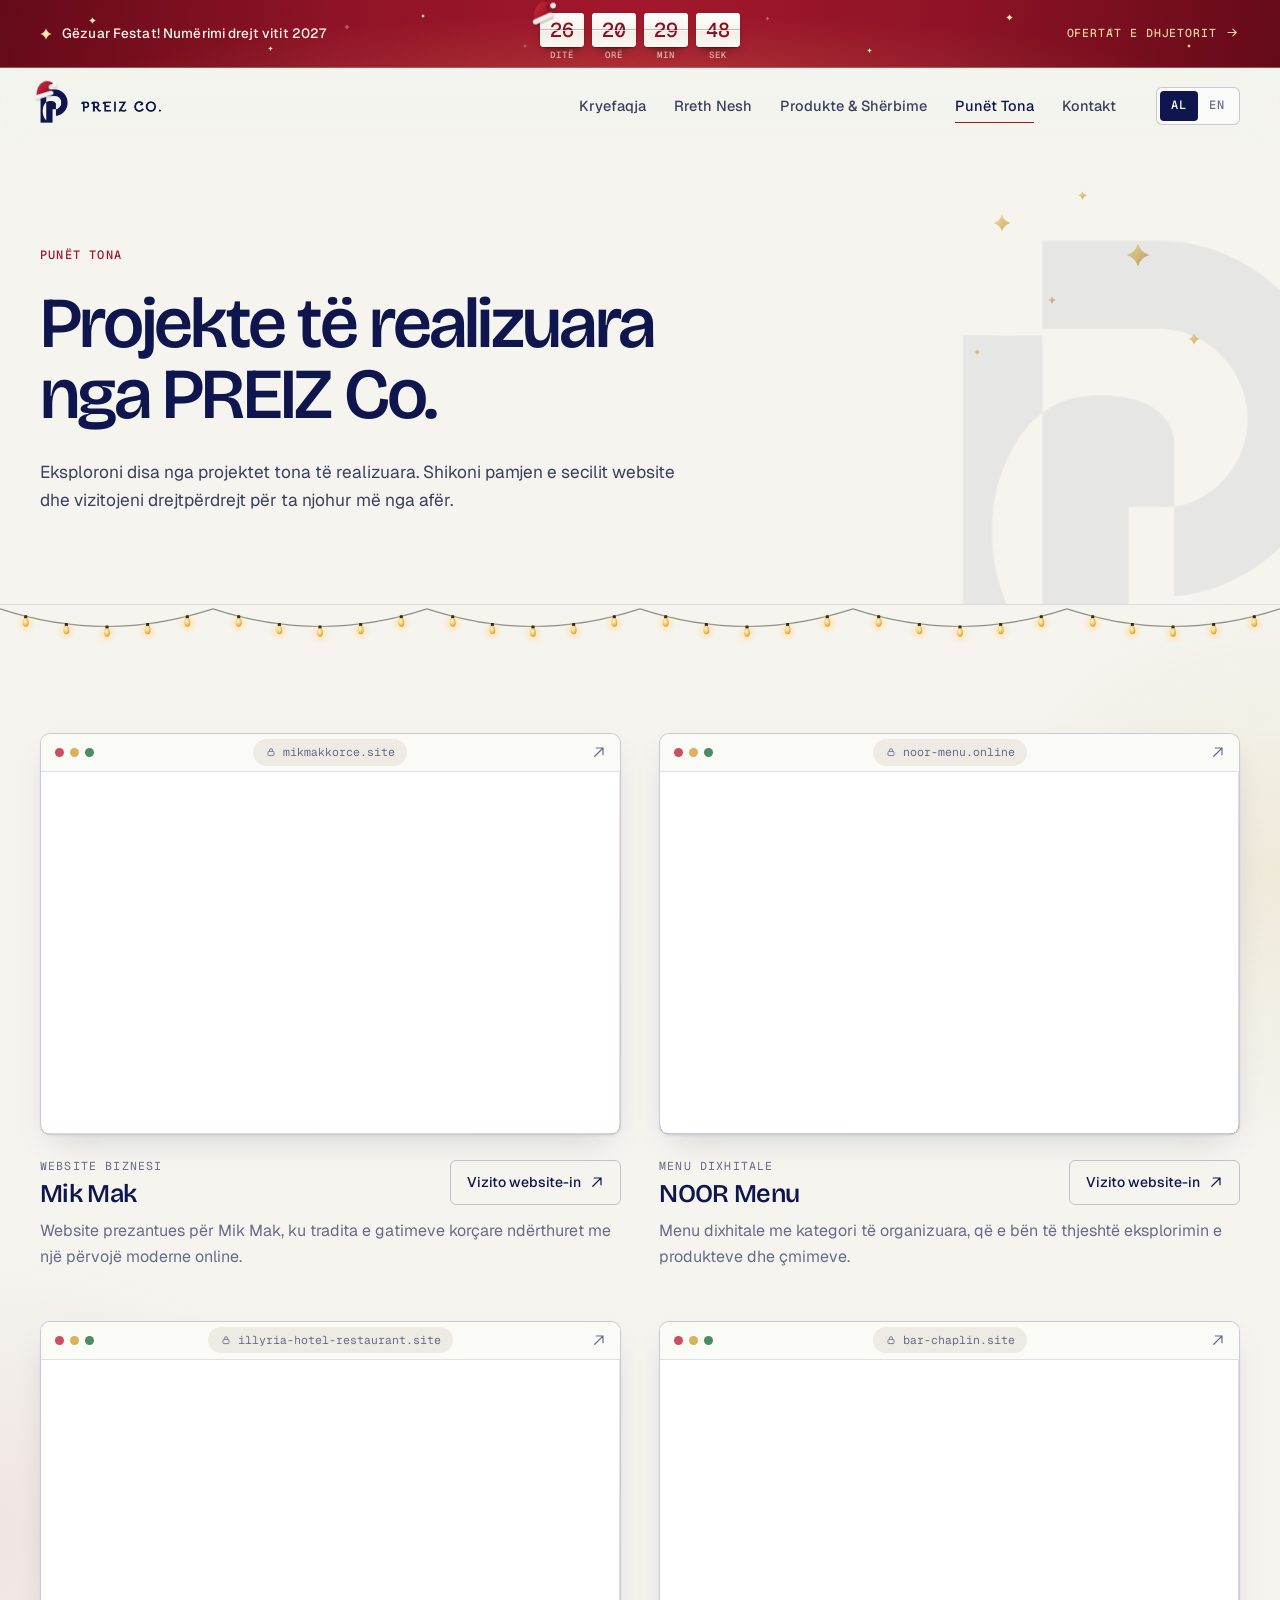
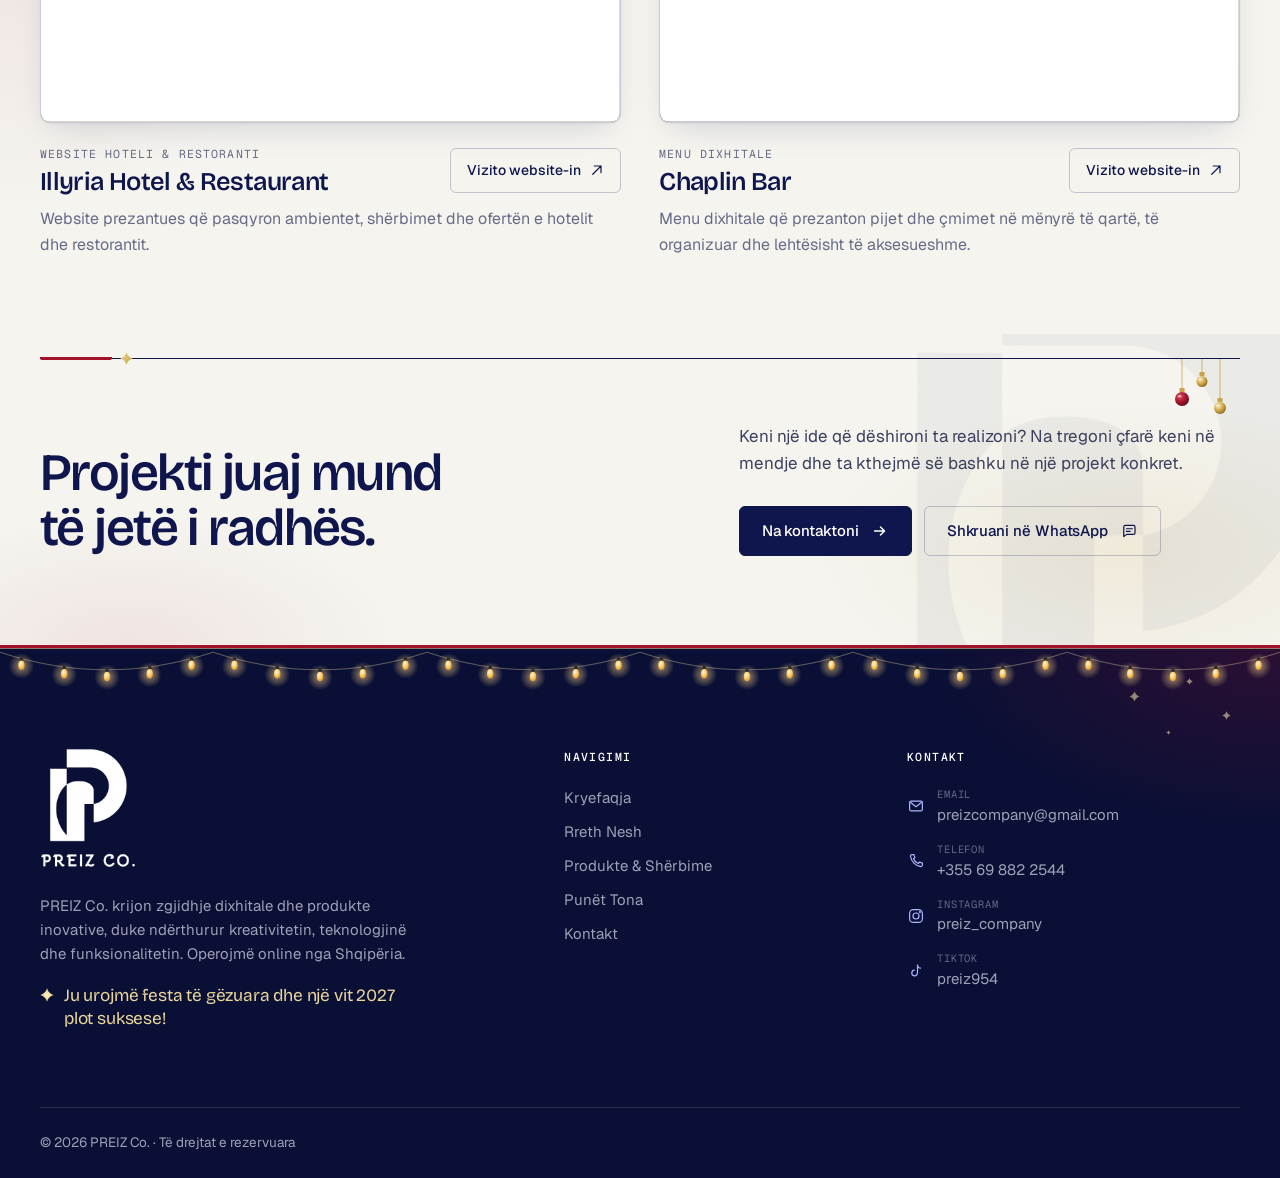
<file: portfolio.html>
<!DOCTYPE html>
<html lang="sq">
<head>
  <meta charset="UTF-8">
  <meta name="viewport" content="width=device-width, initial-scale=1">
  <title>Punët Tona — PREIZ Co.</title>
  <meta name="description" content="Projekte reale të realizuara nga PREIZ Co.: website-e dhe menu dixhitale që janë aktive online.">
  
  <link rel="canonical" href="https://preizcompany.com/portfolio.html">
  <meta name="theme-color" content="#0F164D">
  <meta name="author" content="PREIZ Co.">

  <meta property="og:type" content="website">
  <meta property="og:site_name" content="PREIZ Co.">
  <meta property="og:title" content="Punët Tona — PREIZ Co.">
  <meta property="og:description" content="Projekte reale të realizuara nga PREIZ Co.: website-e dhe menu dixhitale që janë aktive online.">
  <meta property="og:url" content="https://preizcompany.com/portfolio.html">
  <meta property="og:image" content="https://preizcompany.com/assets/images/og-image.jpg">
  <meta property="og:image:width" content="1200">
  <meta property="og:image:height" content="630">
  <meta property="og:image:alt" content="PREIZ Co.">
  <meta property="og:locale" content="sq_AL">
  <meta property="og:locale:alternate" content="en_US">
  <meta name="twitter:card" content="summary_large_image">

  <link rel="icon" href="assets/icons/favicon.ico" sizes="any">
  <link rel="icon" type="image/png" sizes="32x32" href="assets/icons/favicon-32.png">
  <link rel="icon" type="image/png" sizes="16x16" href="assets/icons/favicon-16.png">
  <link rel="apple-touch-icon" href="assets/icons/apple-touch-icon.png">
  <link rel="manifest" href="site.webmanifest">

  <link rel="preconnect" href="https://fonts.googleapis.com">
  <link rel="preconnect" href="https://fonts.gstatic.com" crossorigin>
  <link rel="stylesheet" href="https://fonts.googleapis.com/css2?family=Bricolage+Grotesque:opsz,wght@12..96,400..700&amp;family=Geist:wght@400..600&amp;family=Geist+Mono:wght@400;500&amp;display=swap">
  <link rel="stylesheet" href="css/style.css">
  <link rel="stylesheet" href="css/responsive.css">
  <link rel="stylesheet" href="css/festive.css">
  <link rel="stylesheet" href="css/mobile.css">

  <script>
    /* Apply the saved language before first paint to avoid a flash of the wrong language */
    (function () {
      var d = document.documentElement;
      d.classList.add("js");
      try {
        var l = new URLSearchParams(location.search).get("lang") || localStorage.getItem("preiz-lang");
        if (l === "en") {
          d.lang = "en";
          d.classList.add("i18n-pending");
          setTimeout(function () { d.classList.remove("i18n-pending"); }, 1500);
        }
      } catch (e) {}
    })();
  </script>
</head>
<body data-page="work">
  <a class="skip-link" href="#main" data-i18n="skip">Kalo te përmbajtja</a>

  <!-- Festive countdown (Christmas / New Year campaign) — see js/festive.js -->
  <div class="fx-bar" data-fx-countdown>
    <div class="container fx-bar-inner">
      <p class="fx-bar-caption"><span class="fx-when-live"><span class="fx-long" data-i18n="fx.bar.caption">Gëzuar Festat! Numërimi drejt vitit 2027</span><span class="fx-short" data-i18n="fx.bar.captionShort">Numërimi drejt 2027</span></span><span class="fx-when-ended" data-i18n="fx.bar.ended">Gëzuar Vitin e Ri 2027!</span></p>
      <div class="fx-clock" role="timer" aria-live="off" aria-label="Numërimi deri në Vitin e Ri 2027" data-i18n-attr="aria-label:fx.bar.label">
        <span class="sr-only" data-fx-sr></span>
        <div class="fx-units" aria-hidden="true" style="display:contents">
          <div class="fx-unit"><span class="fx-card" data-fx-card="days"></span><span class="fx-label" data-i18n="fx.bar.days">Ditë</span><img class="fx-hat" src="assets/festive/santa-hat.svg" width="46" height="32" alt=""></div>
          <div class="fx-unit"><span class="fx-card" data-fx-card="hours"></span><span class="fx-label" data-i18n="fx.bar.hours">Orë</span></div>
          <div class="fx-unit"><span class="fx-card" data-fx-card="minutes"></span><span class="fx-label" data-i18n="fx.bar.minutes">Min</span></div>
          <div class="fx-unit"><span class="fx-card" data-fx-card="seconds"></span><span class="fx-label" data-i18n="fx.bar.seconds">Sek</span></div>
        </div>
      </div>
      <a class="fx-bar-link" href="services.html#web-development"><span data-i18n="fx.bar.link">Ofertat e dhjetorit</span><svg class="i" viewBox="0 0 20 20" aria-hidden="true"><path d="M4 10h11m-4.5-4.5L15 10l-4.5 4.5" fill="none" stroke="currentColor" stroke-width="1.6" stroke-linecap="round" stroke-linejoin="round"/></svg></a>
    </div>
  </div>

  <header class="site-header">
    <div class="container header-inner">
      <a class="brand" href="index.html" aria-label="PREIZ Co. — kryefaqja" data-i18n-attr="aria-label:logo.home">
        <img class="brand-mark" src="assets/logo/preiz-mark-navy.png" width="400" height="479" alt="">
        <img class="brand-word" src="assets/logo/preiz-wordmark-navy.png" width="600" height="96" alt="PREIZ Co.">
      </a>

      <nav class="site-nav" id="site-menu" aria-label="Navigimi kryesor" data-i18n-attr="aria-label:nav.main">
        <ul class="nav-list">
          <li><a class="nav-link" data-nav="home" href="index.html"><span data-i18n="nav.home">Kryefaqja</span></a></li>
          <li><a class="nav-link" data-nav="about" href="about.html"><span data-i18n="nav.about">Rreth Nesh</span></a></li>
          <li><a class="nav-link" data-nav="services" href="services.html"><span data-i18n="nav.services">Produkte & Shërbime</span></a></li>
          <li><a class="nav-link" data-nav="work" href="portfolio.html"><span data-i18n="nav.work">Punët Tona</span></a></li>
          <li><a class="nav-link" data-nav="contact" href="contact.html"><span data-i18n="nav.contact">Kontakt</span></a></li>
        </ul>
        <div class="menu-extra">
          <div class="lang-switch" role="group" aria-label="Gjuha" data-i18n-attr="aria-label:lang.label"><button type="button" data-lang="sq" lang="sq" aria-label="Shqip" aria-pressed="true" class="is-active">AL</button><button type="button" data-lang="en" lang="en" aria-label="English" aria-pressed="false">EN</button></div>
        </div>
      </nav>

      <div class="header-actions">
        <div class="lang-switch" role="group" aria-label="Gjuha" data-i18n-attr="aria-label:lang.label"><button type="button" data-lang="sq" lang="sq" aria-label="Shqip" aria-pressed="true" class="is-active">AL</button><button type="button" data-lang="en" lang="en" aria-label="English" aria-pressed="false">EN</button></div>
        <button class="nav-toggle" type="button" aria-expanded="false" aria-controls="site-menu" aria-label="Hap menunë" data-i18n-attr="aria-label:nav.open"><span></span></button>
      </div>
    </div>
  </header>

  <main id="main">
    <section class="page-hero">
      <img class="page-hero-mark" src="assets/logo/preiz-mark-navy.png" width="400" height="479" alt="" aria-hidden="true">
      <div class="container">
        <p class="page-label reveal" data-i18n="work.hero.label">Punët Tona</p>
        <h1 class="h1 reveal" style="--d:60ms" data-i18n-html="work.hero.title">Projekte të realizuara nga PREIZ Co.</h1>
        <p class="lead reveal" style="--d:120ms" data-i18n="work.hero.lead">Eksploroni disa nga projektet tona të realizuara. Shikoni pamjen e secilit website dhe vizitojeni drejtpërdrejt për ta njohur më nga afër.</p>
      </div>
    </section>

    <section class="section" aria-label="Punët Tona" data-i18n-attr="aria-label:nav.work">
      <div class="container">
        <div class="projects-grid" data-render="projects"></div>
      </div>
    </section>

    <section class="section cta-band" aria-labelledby="cta-title">
      <img class="cta-mark" src="assets/logo/preiz-mark-navy.png" width="400" height="479" alt="" aria-hidden="true" loading="lazy">
      <div class="container">
        <div class="cta-inner">
          <div>
            <h2 class="h2 reveal" id="cta-title" data-i18n="work.next.title">Projekti juaj mund të jetë i radhës.</h2>
          </div>
          <div class="cta-side reveal" style="--d:80ms">
            <p data-i18n="work.next.body">Keni një ide që dëshironi ta realizoni? Na tregoni çfarë keni në mendje dhe ta kthejmë së bashku në një projekt konkret.</p>
            <div class="cta-actions">
              <a class="btn btn-primary" href="contact.html"><span data-i18n="cta.button">Na kontaktoni</span><svg class="i" viewBox="0 0 20 20" aria-hidden="true"><path d="M4 10h11m-4.5-4.5L15 10l-4.5 4.5" fill="none" stroke="currentColor" stroke-width="1.6" stroke-linecap="round" stroke-linejoin="round"/></svg></a>
              <a class="btn btn-outline" data-contact="whatsapp" data-contact-keep href="https://wa.me/355698822544" target="_blank" rel="noopener"><span data-i18n="cta.whatsapp">Shkruani në WhatsApp</span><svg class="i" viewBox="0 0 24 24" aria-hidden="true"><path d="M5 19.5v-13a2 2 0 0 1 2-2h11a2 2 0 0 1 2 2v8a2 2 0 0 1-2 2H9z" fill="none" stroke="currentColor" stroke-width="1.6" stroke-linejoin="round"/><path d="M8.5 9h8m-8 3.5h5" fill="none" stroke="currentColor" stroke-width="1.6" stroke-linecap="round"/></svg></a>
            </div>
          </div>
        </div>
      </div>
    </section>

  </main>

  <footer class="site-footer">
    <div class="container">
      <div class="footer-grid">
        <div class="footer-brand">
          <img src="assets/logo/preiz-logo-white.png" width="560" height="702" alt="PREIZ Co." decoding="async">
          <p data-i18n="footer.about">PREIZ Co. krijon zgjidhje dixhitale dhe produkte inovative, duke ndërthurur kreativitetin, teknologjinë dhe funksionalitetin. Operojmë online nga Shqipëria.</p>
          <p class="fx-greeting" data-i18n="fx.footer.greeting">Ju urojmë festa të gëzuara dhe një vit 2027 plot suksese!</p>
        </div>

        <div class="footer-col">
          <h2 data-i18n="footer.nav">Navigimi</h2>
          <ul>
            <li><a href="index.html"><span data-i18n="nav.home">Kryefaqja</span></a></li>
            <li><a href="about.html"><span data-i18n="nav.about">Rreth Nesh</span></a></li>
            <li><a href="services.html"><span data-i18n="nav.services">Produkte & Shërbime</span></a></li>
            <li><a href="portfolio.html"><span data-i18n="nav.work">Punët Tona</span></a></li>
            <li><a href="contact.html"><span data-i18n="nav.contact">Kontakt</span></a></li>
          </ul>
        </div>

        <div class="footer-col footer-col-contact">
          <h2 data-i18n="footer.contact">Kontakt</h2>
          <ul class="footer-contact">
            <li><a data-contact="email" data-contact-keep href="mailto:preizcompany@gmail.com"><svg class="i" viewBox="0 0 24 24" aria-hidden="true"><rect x="3.5" y="5.5" width="17" height="13" rx="2" fill="none" stroke="currentColor" stroke-width="1.6"/><path d="m4.5 7 7.5 6 7.5-6" fill="none" stroke="currentColor" stroke-width="1.6" stroke-linejoin="round"/></svg><span><small>Email</small><span data-contact="email">preizcompany@gmail.com</span></span></a></li>
            <li><a data-contact="phone" data-contact-keep href="tel:+355698822544"><svg class="i" viewBox="0 0 24 24" aria-hidden="true"><path d="M6.6 3.5h2.6l1.4 4-2 1.4a11 11 0 0 0 6.5 6.5l1.4-2 4 1.4v2.6a2 2 0 0 1-2.2 2A16.5 16.5 0 0 1 4.6 5.7a2 2 0 0 1 2-2.2z" fill="none" stroke="currentColor" stroke-width="1.6" stroke-linejoin="round"/></svg><span><small data-i18n="contact.phone.title">Telefon</small><span data-contact="phone">+355 69 882 2544</span></span></a></li>
            <li><a data-contact="instagram" data-contact-keep href="https://www.instagram.com/preiz_company/" target="_blank" rel="noopener"><svg class="i" viewBox="0 0 24 24" aria-hidden="true" fill="none" stroke="currentColor" stroke-width="1.6"><rect x="3.5" y="3.5" width="17" height="17" rx="5"/><circle cx="12" cy="12" r="4"/><circle cx="17.2" cy="6.8" r=".6" fill="currentColor"/></svg><span><small>Instagram</small><span data-contact="instagram">preiz_company</span></span></a></li>
            <li><a data-contact="tiktok" data-contact-keep href="https://www.tiktok.com/@preiz954" target="_blank" rel="noopener"><svg class="i" viewBox="0 0 24 24" aria-hidden="true" fill="none" stroke="currentColor" stroke-width="1.6" stroke-linejoin="round"><path d="M14 3.5v11.2a3.8 3.8 0 1 1-3.8-3.8"/><path d="M14 3.5a4.6 4.6 0 0 0 4.6 4.6"/></svg><span><small>TikTok</small><span data-contact="tiktok">preiz954</span></span></a></li>
          </ul>
        </div>
      </div>

      <div class="footer-bottom">
        <p data-i18n="footer.rights">© 2026 PREIZ Co. · Të drejtat e rezervuara</p>
      </div>
    </div>
  </footer>

  <script src="js/config.js" defer></script>
  <script src="js/festive.js" defer></script>
  <script src="js/catalog.js" defer></script>
  <script src="js/projects.js" defer></script>
  <script src="js/translations.js" defer></script>
  <script src="js/render.js" defer></script>
  <script src="js/main.js" defer></script>
</body>
</html>
</file>
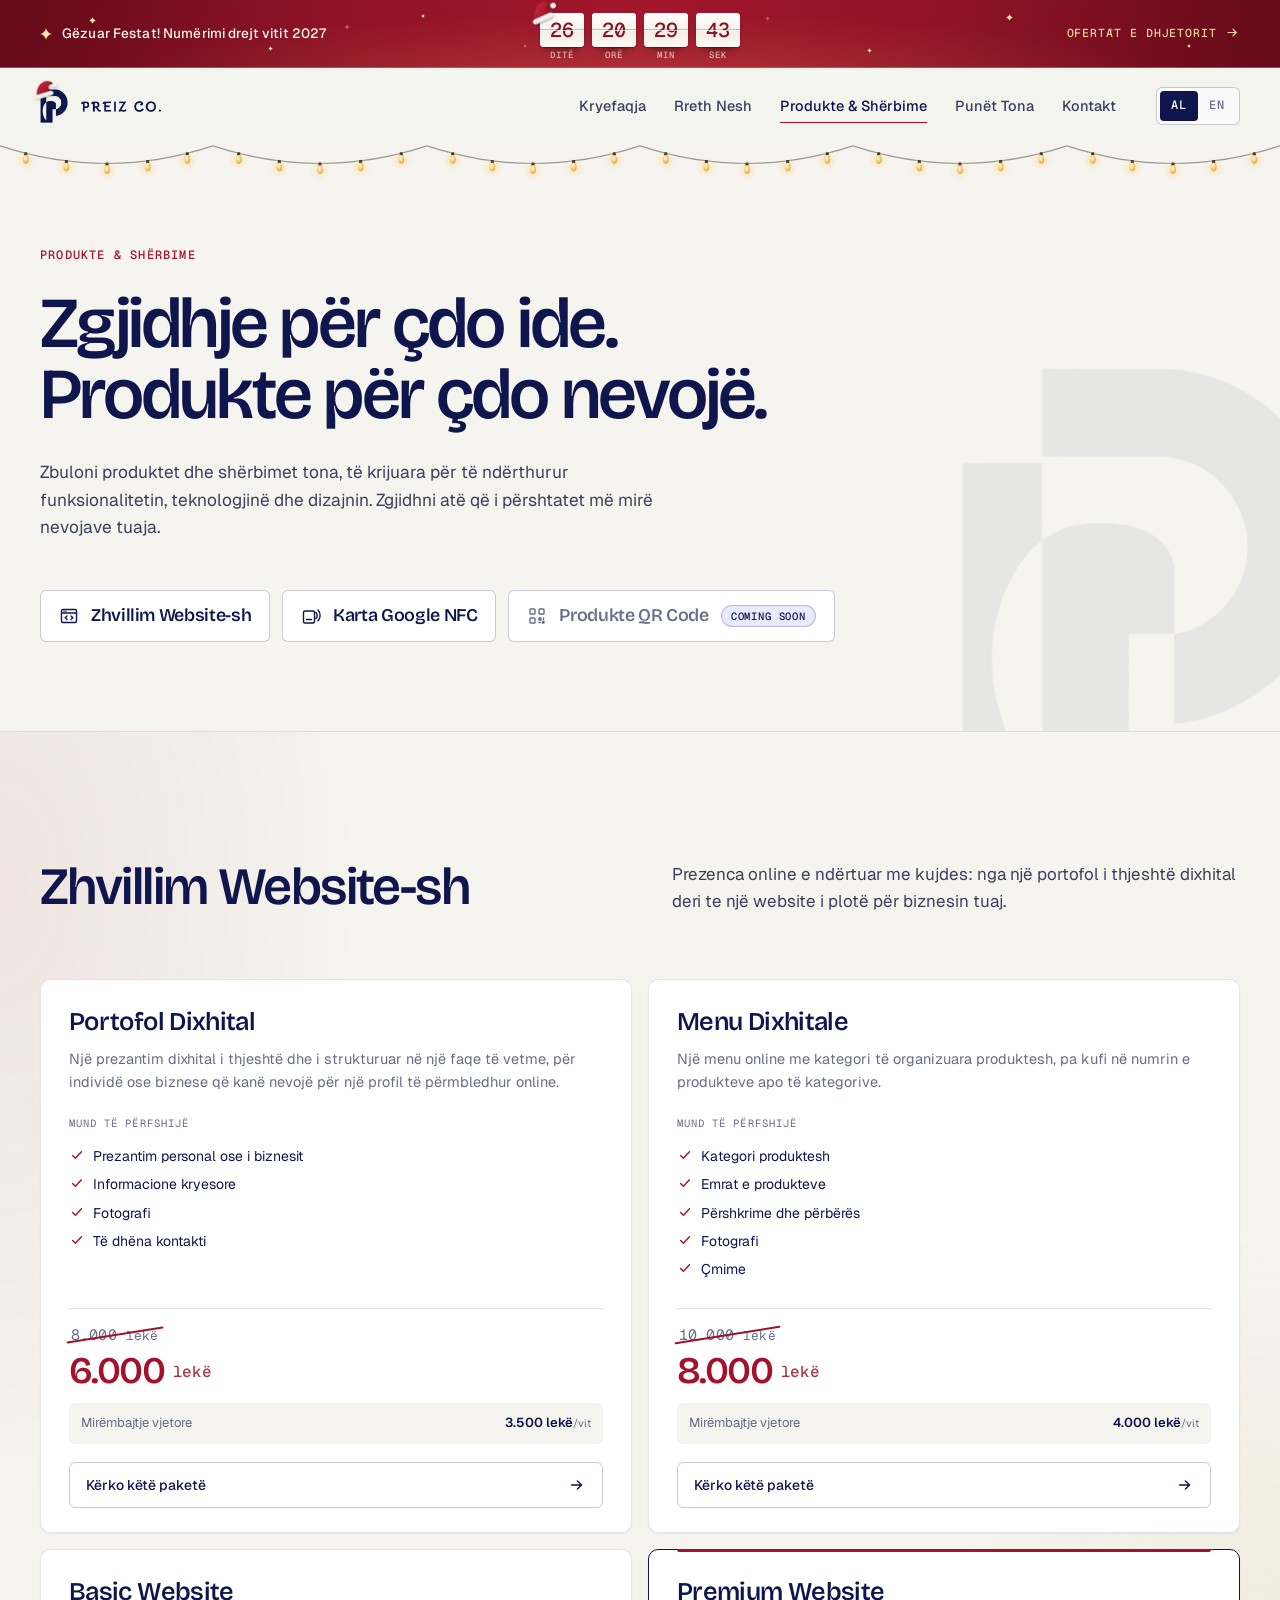
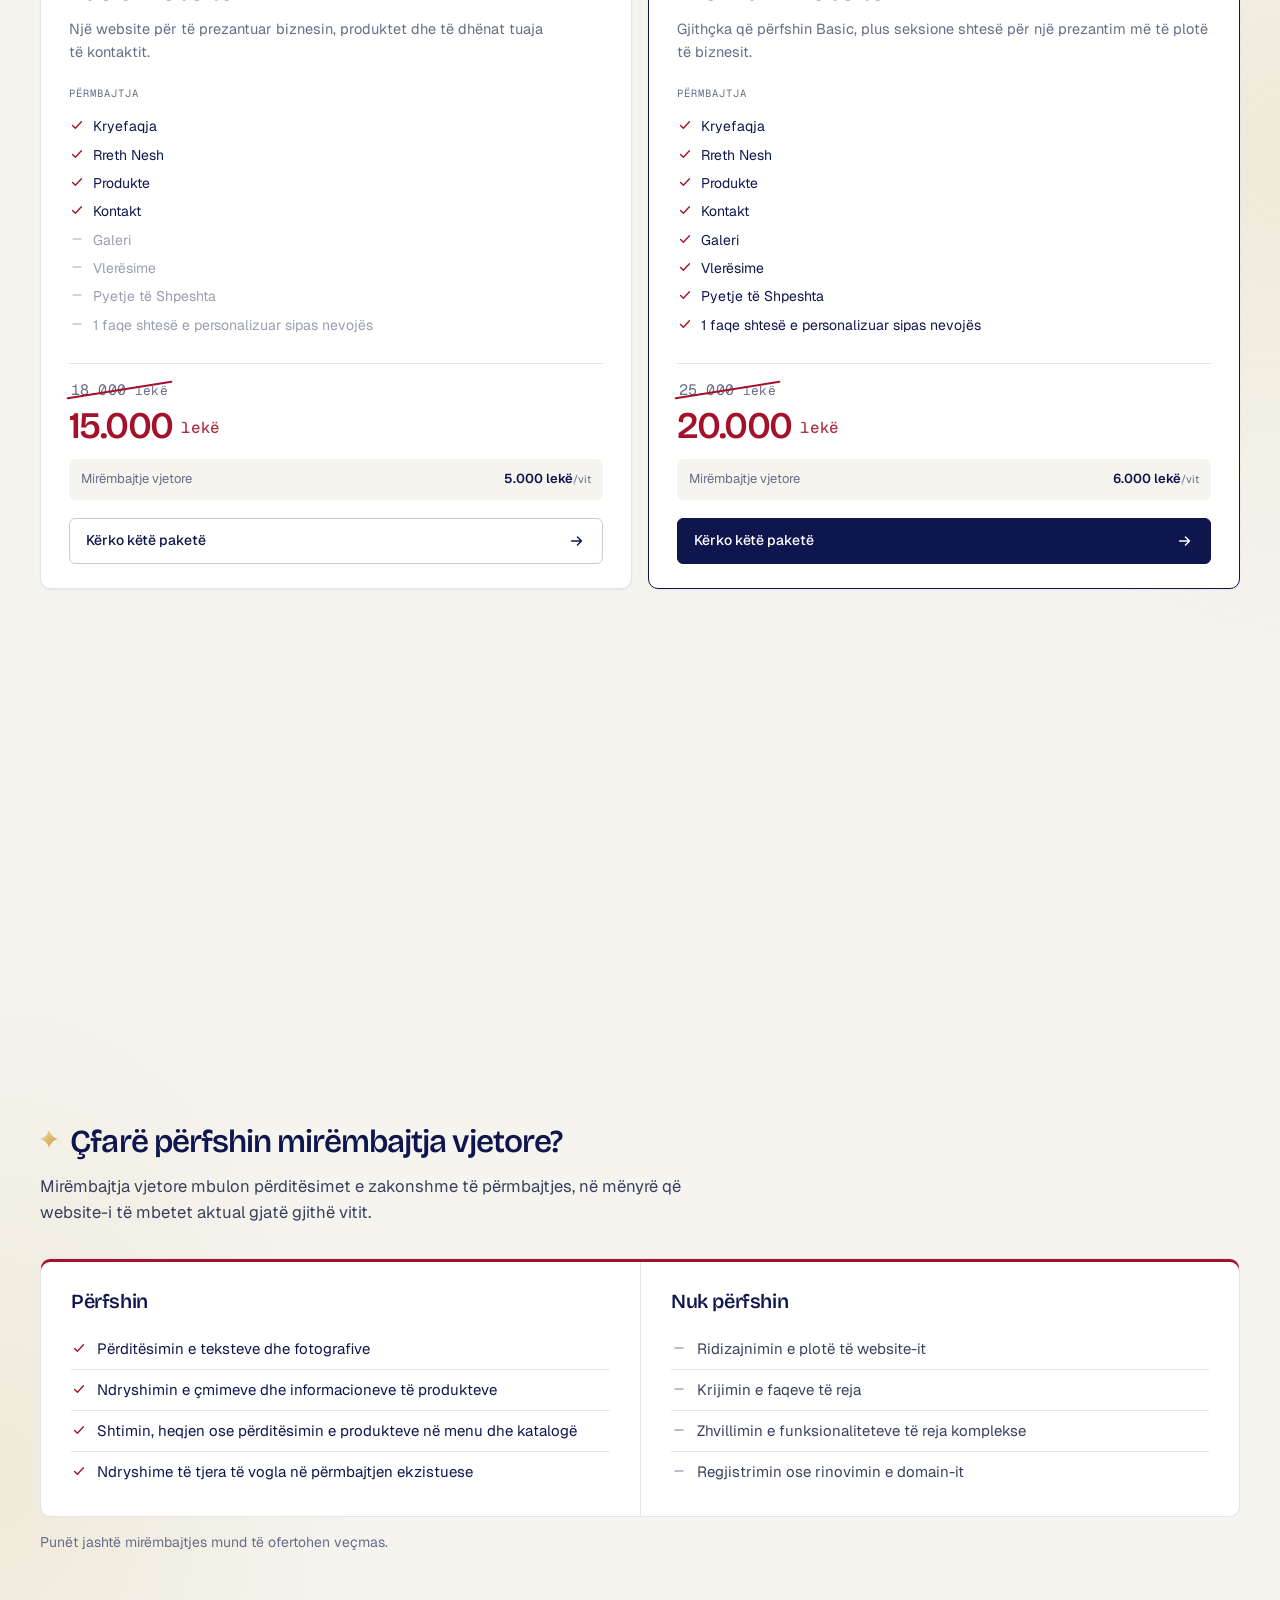
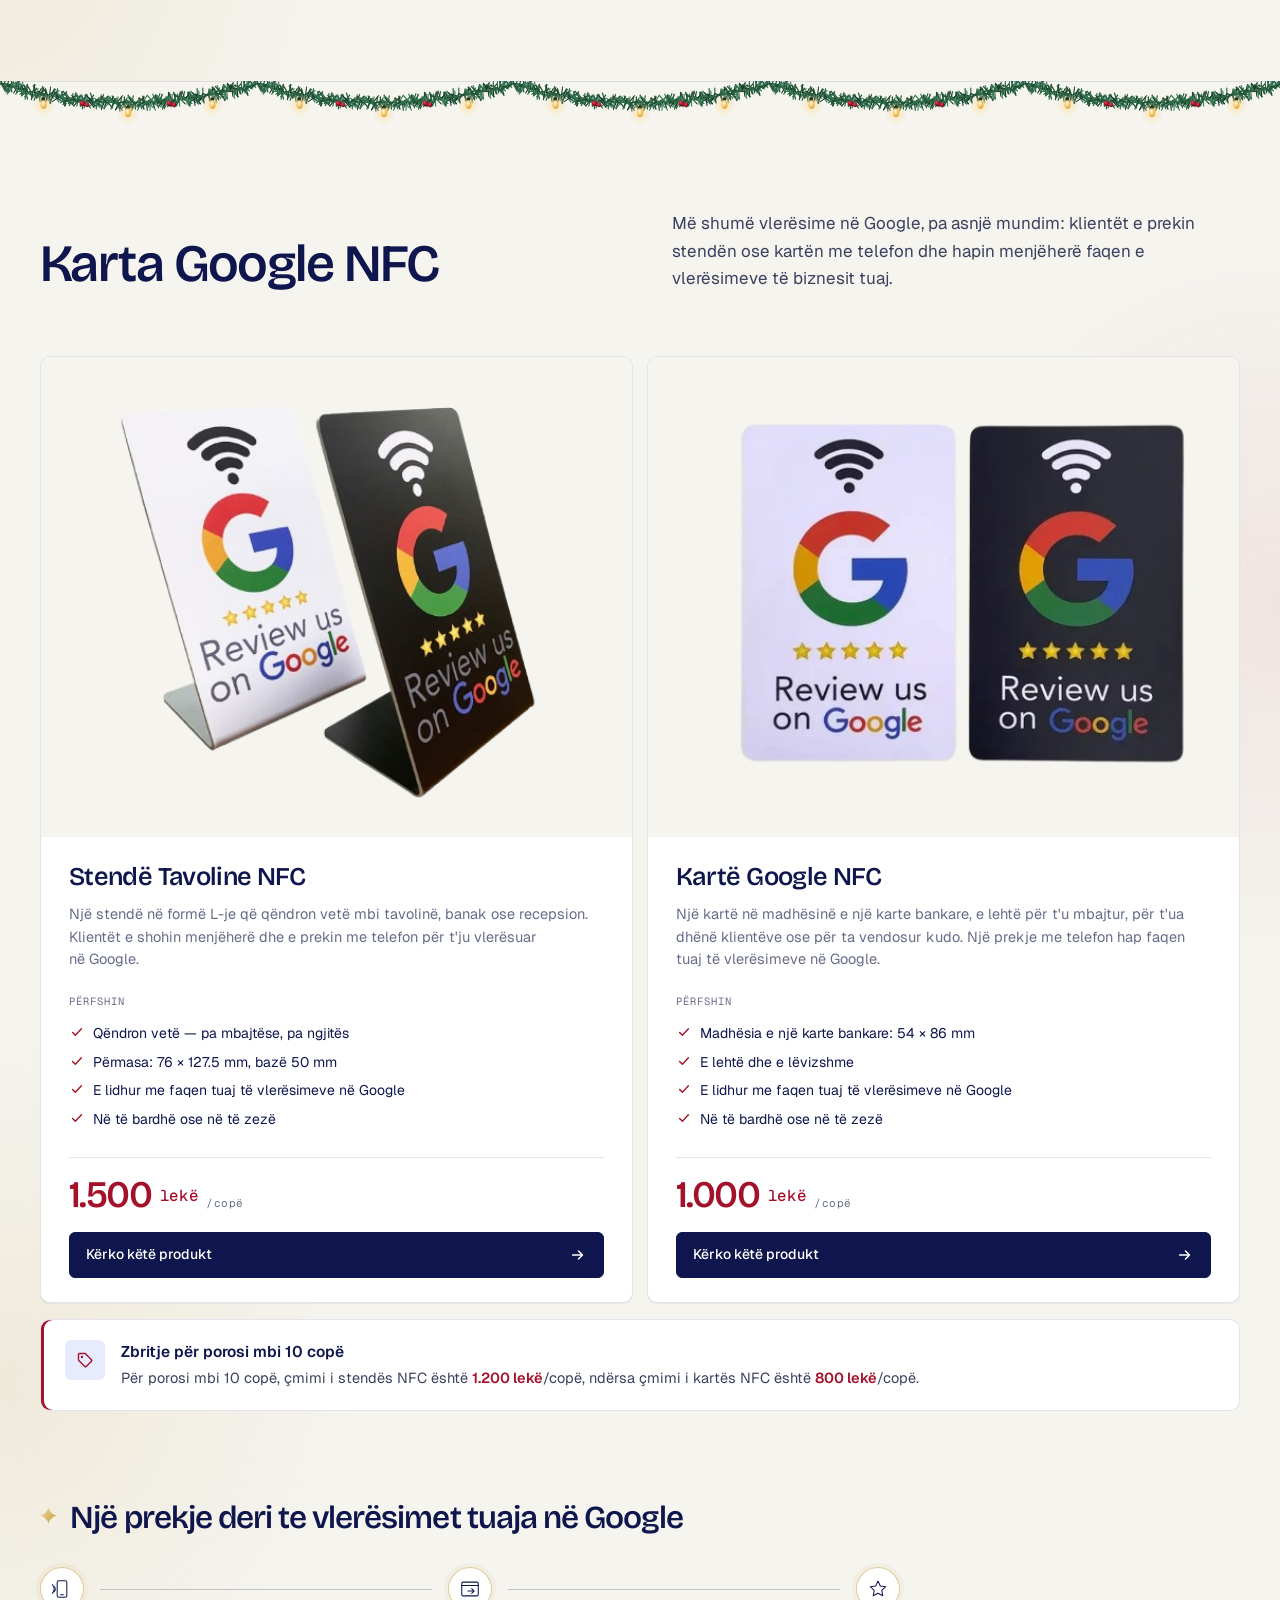
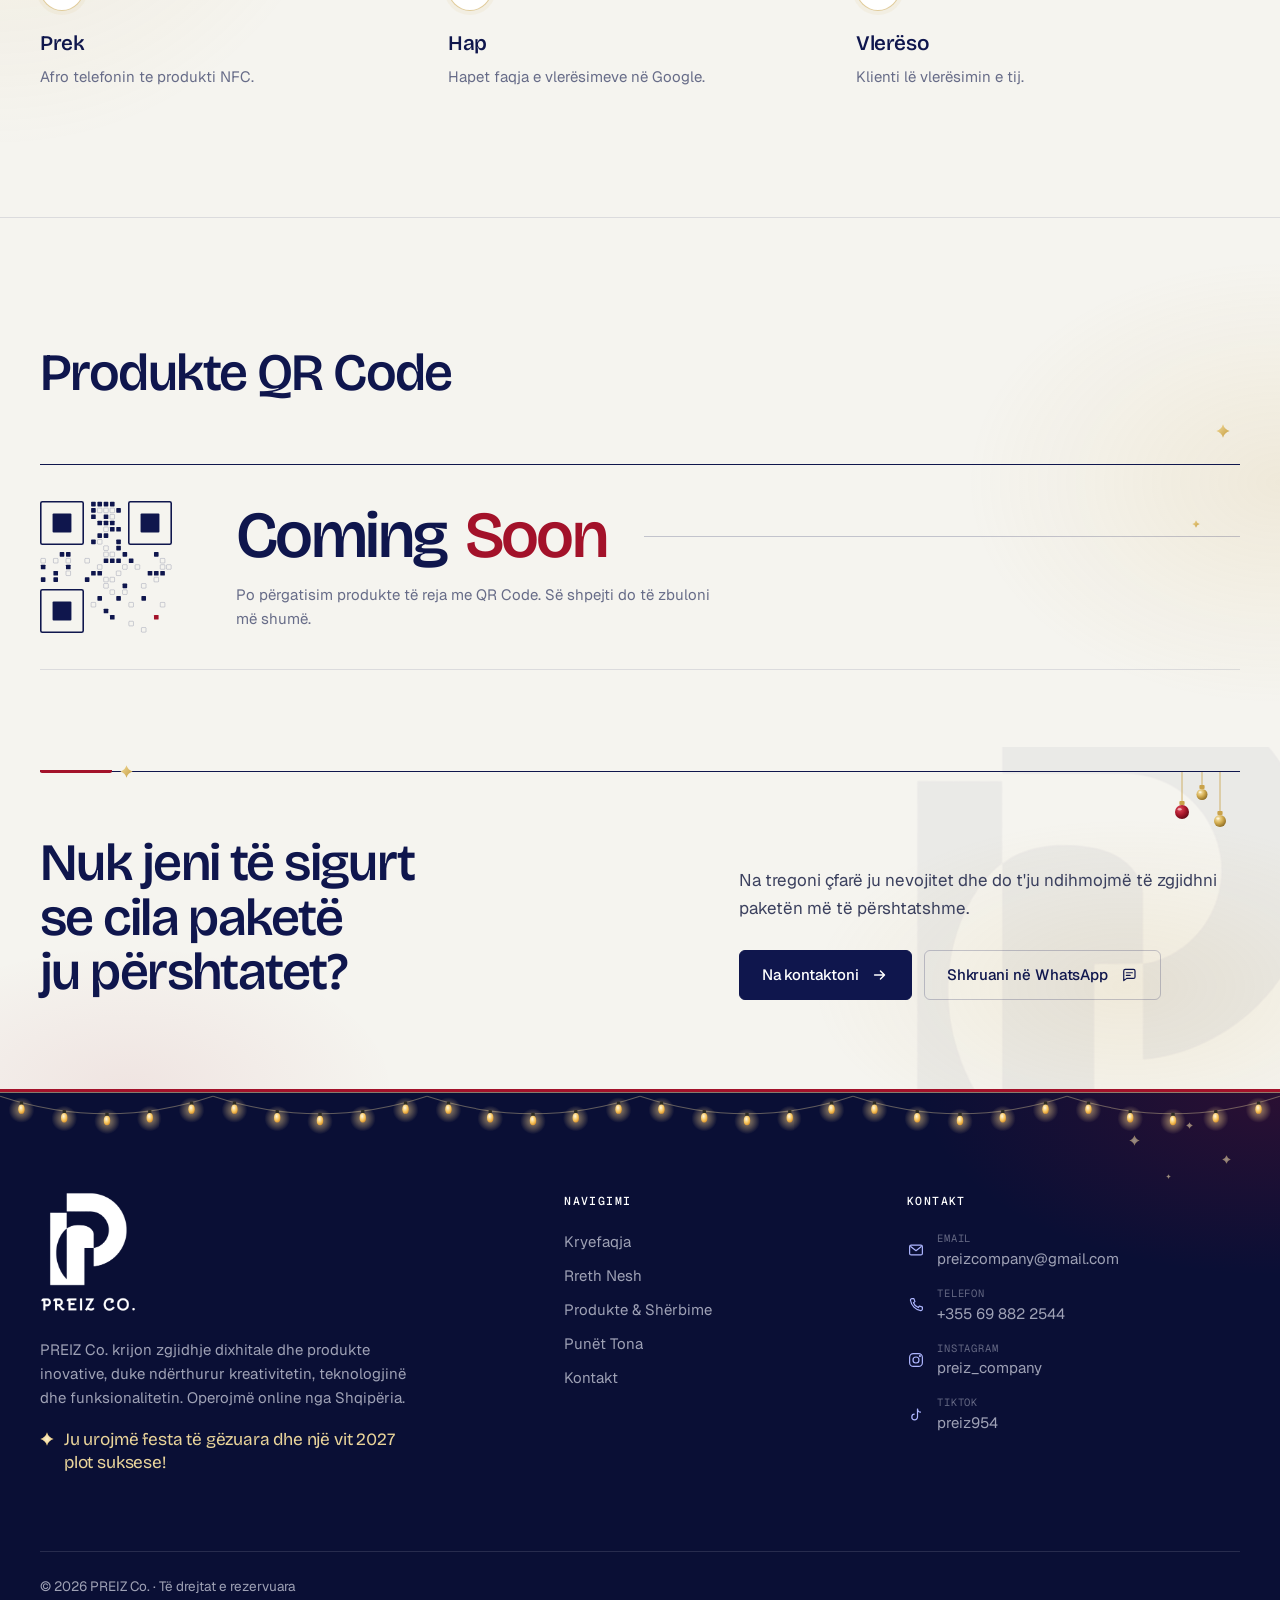
<file: services.html>
<!DOCTYPE html>
<html lang="sq">
<head>
  <meta charset="UTF-8">
  <meta name="viewport" content="width=device-width, initial-scale=1">
  <title>Produkte & Shërbime — PREIZ Co.</title>
  <meta name="description" content="Paketa website-sh nga 6.000 lekë, karta Google NFC dhe mirëmbajtje vjetore nga PREIZ Co. Çmime të qarta, në lekë.">
  
  <link rel="canonical" href="https://preizcompany.com/services.html">
  <meta name="theme-color" content="#0F164D">
  <meta name="author" content="PREIZ Co.">

  <meta property="og:type" content="website">
  <meta property="og:site_name" content="PREIZ Co.">
  <meta property="og:title" content="Produkte & Shërbime — PREIZ Co.">
  <meta property="og:description" content="Paketa website-sh nga 6.000 lekë, karta Google NFC dhe mirëmbajtje vjetore nga PREIZ Co. Çmime të qarta, në lekë.">
  <meta property="og:url" content="https://preizcompany.com/services.html">
  <meta property="og:image" content="https://preizcompany.com/assets/images/og-image.jpg">
  <meta property="og:image:width" content="1200">
  <meta property="og:image:height" content="630">
  <meta property="og:image:alt" content="PREIZ Co.">
  <meta property="og:locale" content="sq_AL">
  <meta property="og:locale:alternate" content="en_US">
  <meta name="twitter:card" content="summary_large_image">

  <link rel="icon" href="assets/icons/favicon.ico" sizes="any">
  <link rel="icon" type="image/png" sizes="32x32" href="assets/icons/favicon-32.png">
  <link rel="icon" type="image/png" sizes="16x16" href="assets/icons/favicon-16.png">
  <link rel="apple-touch-icon" href="assets/icons/apple-touch-icon.png">
  <link rel="manifest" href="site.webmanifest">

  <link rel="preconnect" href="https://fonts.googleapis.com">
  <link rel="preconnect" href="https://fonts.gstatic.com" crossorigin>
  <link rel="stylesheet" href="https://fonts.googleapis.com/css2?family=Bricolage+Grotesque:opsz,wght@12..96,400..700&amp;family=Geist:wght@400..600&amp;family=Geist+Mono:wght@400;500&amp;display=swap">
  <link rel="stylesheet" href="css/style.css">
  <link rel="stylesheet" href="css/responsive.css">
  <link rel="stylesheet" href="css/festive.css">
  <link rel="stylesheet" href="css/mobile.css">

  <script>
    /* Apply the saved language before first paint to avoid a flash of the wrong language */
    (function () {
      var d = document.documentElement;
      d.classList.add("js");
      try {
        var l = new URLSearchParams(location.search).get("lang") || localStorage.getItem("preiz-lang");
        if (l === "en") {
          d.lang = "en";
          d.classList.add("i18n-pending");
          setTimeout(function () { d.classList.remove("i18n-pending"); }, 1500);
        }
      } catch (e) {}
    })();
  </script>
</head>
<body data-page="services">
  <a class="skip-link" href="#main" data-i18n="skip">Kalo te përmbajtja</a>

  <!-- Festive countdown (Christmas / New Year campaign) — see js/festive.js -->
  <div class="fx-bar" data-fx-countdown>
    <div class="container fx-bar-inner">
      <p class="fx-bar-caption"><span class="fx-when-live"><span class="fx-long" data-i18n="fx.bar.caption">Gëzuar Festat! Numërimi drejt vitit 2027</span><span class="fx-short" data-i18n="fx.bar.captionShort">Numërimi drejt 2027</span></span><span class="fx-when-ended" data-i18n="fx.bar.ended">Gëzuar Vitin e Ri 2027!</span></p>
      <div class="fx-clock" role="timer" aria-live="off" aria-label="Numërimi deri në Vitin e Ri 2027" data-i18n-attr="aria-label:fx.bar.label">
        <span class="sr-only" data-fx-sr></span>
        <div class="fx-units" aria-hidden="true" style="display:contents">
          <div class="fx-unit"><span class="fx-card" data-fx-card="days"></span><span class="fx-label" data-i18n="fx.bar.days">Ditë</span><img class="fx-hat" src="assets/festive/santa-hat.svg" width="46" height="32" alt=""></div>
          <div class="fx-unit"><span class="fx-card" data-fx-card="hours"></span><span class="fx-label" data-i18n="fx.bar.hours">Orë</span></div>
          <div class="fx-unit"><span class="fx-card" data-fx-card="minutes"></span><span class="fx-label" data-i18n="fx.bar.minutes">Min</span></div>
          <div class="fx-unit"><span class="fx-card" data-fx-card="seconds"></span><span class="fx-label" data-i18n="fx.bar.seconds">Sek</span></div>
        </div>
      </div>
      <a class="fx-bar-link" href="services.html#web-development"><span data-i18n="fx.bar.link">Ofertat e dhjetorit</span><svg class="i" viewBox="0 0 20 20" aria-hidden="true"><path d="M4 10h11m-4.5-4.5L15 10l-4.5 4.5" fill="none" stroke="currentColor" stroke-width="1.6" stroke-linecap="round" stroke-linejoin="round"/></svg></a>
    </div>
  </div>

  <header class="site-header">
    <div class="container header-inner">
      <a class="brand" href="index.html" aria-label="PREIZ Co. — kryefaqja" data-i18n-attr="aria-label:logo.home">
        <img class="brand-mark" src="assets/logo/preiz-mark-navy.png" width="400" height="479" alt="">
        <img class="brand-word" src="assets/logo/preiz-wordmark-navy.png" width="600" height="96" alt="PREIZ Co.">
      </a>

      <nav class="site-nav" id="site-menu" aria-label="Navigimi kryesor" data-i18n-attr="aria-label:nav.main">
        <ul class="nav-list">
          <li><a class="nav-link" data-nav="home" href="index.html"><span data-i18n="nav.home">Kryefaqja</span></a></li>
          <li><a class="nav-link" data-nav="about" href="about.html"><span data-i18n="nav.about">Rreth Nesh</span></a></li>
          <li><a class="nav-link" data-nav="services" href="services.html"><span data-i18n="nav.services">Produkte & Shërbime</span></a></li>
          <li><a class="nav-link" data-nav="work" href="portfolio.html"><span data-i18n="nav.work">Punët Tona</span></a></li>
          <li><a class="nav-link" data-nav="contact" href="contact.html"><span data-i18n="nav.contact">Kontakt</span></a></li>
        </ul>
        <div class="menu-extra">
          <div class="lang-switch" role="group" aria-label="Gjuha" data-i18n-attr="aria-label:lang.label"><button type="button" data-lang="sq" lang="sq" aria-label="Shqip" aria-pressed="true" class="is-active">AL</button><button type="button" data-lang="en" lang="en" aria-label="English" aria-pressed="false">EN</button></div>
        </div>
      </nav>

      <div class="header-actions">
        <div class="lang-switch" role="group" aria-label="Gjuha" data-i18n-attr="aria-label:lang.label"><button type="button" data-lang="sq" lang="sq" aria-label="Shqip" aria-pressed="true" class="is-active">AL</button><button type="button" data-lang="en" lang="en" aria-label="English" aria-pressed="false">EN</button></div>
        <button class="nav-toggle" type="button" aria-expanded="false" aria-controls="site-menu" aria-label="Hap menunë" data-i18n-attr="aria-label:nav.open"><span></span></button>
      </div>
    </div>
  </header>

  <main id="main">
    <section class="page-hero">
      <img class="page-hero-mark" src="assets/logo/preiz-mark-navy.png" width="400" height="479" alt="" aria-hidden="true">
      <div class="container">
        <p class="page-label reveal" data-i18n="services.hero.label">Produkte & Shërbime</p>
        <h1 class="h1 reveal" style="--d:60ms" data-i18n-html="services.hero.title">Zgjidhje për çdo ide. Produkte për çdo nevojë.</h1>
        <p class="lead reveal" style="--d:120ms" data-i18n="services.hero.lead">Zbuloni produktet dhe shërbimet tona, të krijuara për të ndërthurur funksionalitetin, teknologjinë dhe dizajnin. Zgjidhni atë që i përshtatet më mirë nevojave tuaja.</p>
        <ul class="cat-index reveal" style="--d:180ms" data-render="category-index" aria-label="Kategoritë" data-i18n-attr="aria-label:services.index.label"></ul>
      </div>
    </section>

    <div data-render="catalog"></div>

    <section class="section cta-band" aria-labelledby="cta-title">
      <img class="cta-mark" src="assets/logo/preiz-mark-navy.png" width="400" height="479" alt="" aria-hidden="true" loading="lazy">
      <div class="container">
        <div class="cta-inner">
          <div>
            <h2 class="h2 reveal" id="cta-title" data-i18n="services.cta.title">Nuk jeni të sigurt se cila paketë ju përshtatet?</h2>
          </div>
          <div class="cta-side reveal" style="--d:80ms">
            <p data-i18n="services.cta.body">Na tregoni çfarë ju nevojitet dhe do t'ju ndihmojmë të zgjidhni paketën më të përshtatshme.</p>
            <div class="cta-actions">
              <a class="btn btn-primary" href="contact.html"><span data-i18n="cta.button">Na kontaktoni</span><svg class="i" viewBox="0 0 20 20" aria-hidden="true"><path d="M4 10h11m-4.5-4.5L15 10l-4.5 4.5" fill="none" stroke="currentColor" stroke-width="1.6" stroke-linecap="round" stroke-linejoin="round"/></svg></a>
              <a class="btn btn-outline" data-contact="whatsapp" data-contact-keep href="https://wa.me/355698822544" target="_blank" rel="noopener"><span data-i18n="cta.whatsapp">Shkruani në WhatsApp</span><svg class="i" viewBox="0 0 24 24" aria-hidden="true"><path d="M5 19.5v-13a2 2 0 0 1 2-2h11a2 2 0 0 1 2 2v8a2 2 0 0 1-2 2H9z" fill="none" stroke="currentColor" stroke-width="1.6" stroke-linejoin="round"/><path d="M8.5 9h8m-8 3.5h5" fill="none" stroke="currentColor" stroke-width="1.6" stroke-linecap="round"/></svg></a>
            </div>
          </div>
        </div>
      </div>
    </section>

  </main>

  <footer class="site-footer">
    <div class="container">
      <div class="footer-grid">
        <div class="footer-brand">
          <img src="assets/logo/preiz-logo-white.png" width="560" height="702" alt="PREIZ Co." decoding="async">
          <p data-i18n="footer.about">PREIZ Co. krijon zgjidhje dixhitale dhe produkte inovative, duke ndërthurur kreativitetin, teknologjinë dhe funksionalitetin. Operojmë online nga Shqipëria.</p>
          <p class="fx-greeting" data-i18n="fx.footer.greeting">Ju urojmë festa të gëzuara dhe një vit 2027 plot suksese!</p>
        </div>

        <div class="footer-col">
          <h2 data-i18n="footer.nav">Navigimi</h2>
          <ul>
            <li><a href="index.html"><span data-i18n="nav.home">Kryefaqja</span></a></li>
            <li><a href="about.html"><span data-i18n="nav.about">Rreth Nesh</span></a></li>
            <li><a href="services.html"><span data-i18n="nav.services">Produkte & Shërbime</span></a></li>
            <li><a href="portfolio.html"><span data-i18n="nav.work">Punët Tona</span></a></li>
            <li><a href="contact.html"><span data-i18n="nav.contact">Kontakt</span></a></li>
          </ul>
        </div>

        <div class="footer-col footer-col-contact">
          <h2 data-i18n="footer.contact">Kontakt</h2>
          <ul class="footer-contact">
            <li><a data-contact="email" data-contact-keep href="mailto:preizcompany@gmail.com"><svg class="i" viewBox="0 0 24 24" aria-hidden="true"><rect x="3.5" y="5.5" width="17" height="13" rx="2" fill="none" stroke="currentColor" stroke-width="1.6"/><path d="m4.5 7 7.5 6 7.5-6" fill="none" stroke="currentColor" stroke-width="1.6" stroke-linejoin="round"/></svg><span><small>Email</small><span data-contact="email">preizcompany@gmail.com</span></span></a></li>
            <li><a data-contact="phone" data-contact-keep href="tel:+355698822544"><svg class="i" viewBox="0 0 24 24" aria-hidden="true"><path d="M6.6 3.5h2.6l1.4 4-2 1.4a11 11 0 0 0 6.5 6.5l1.4-2 4 1.4v2.6a2 2 0 0 1-2.2 2A16.5 16.5 0 0 1 4.6 5.7a2 2 0 0 1 2-2.2z" fill="none" stroke="currentColor" stroke-width="1.6" stroke-linejoin="round"/></svg><span><small data-i18n="contact.phone.title">Telefon</small><span data-contact="phone">+355 69 882 2544</span></span></a></li>
            <li><a data-contact="instagram" data-contact-keep href="https://www.instagram.com/preiz_company/" target="_blank" rel="noopener"><svg class="i" viewBox="0 0 24 24" aria-hidden="true" fill="none" stroke="currentColor" stroke-width="1.6"><rect x="3.5" y="3.5" width="17" height="17" rx="5"/><circle cx="12" cy="12" r="4"/><circle cx="17.2" cy="6.8" r=".6" fill="currentColor"/></svg><span><small>Instagram</small><span data-contact="instagram">preiz_company</span></span></a></li>
            <li><a data-contact="tiktok" data-contact-keep href="https://www.tiktok.com/@preiz954" target="_blank" rel="noopener"><svg class="i" viewBox="0 0 24 24" aria-hidden="true" fill="none" stroke="currentColor" stroke-width="1.6" stroke-linejoin="round"><path d="M14 3.5v11.2a3.8 3.8 0 1 1-3.8-3.8"/><path d="M14 3.5a4.6 4.6 0 0 0 4.6 4.6"/></svg><span><small>TikTok</small><span data-contact="tiktok">preiz954</span></span></a></li>
          </ul>
        </div>
      </div>

      <div class="footer-bottom">
        <p data-i18n="footer.rights">© 2026 PREIZ Co. · Të drejtat e rezervuara</p>
      </div>
    </div>
  </footer>

  <script src="js/config.js" defer></script>
  <script src="js/festive.js" defer></script>
  <script src="js/catalog.js" defer></script>
  <script src="js/projects.js" defer></script>
  <script src="js/translations.js" defer></script>
  <script src="js/render.js" defer></script>
  <script src="js/main.js" defer></script>
</body>
</html>
</file>
<file: css/style.css>
/* =========================================================================
   PREIZ Co. — DESIGN SYSTEM
   Palette derived from the PREIZ Co. logo (navy #0F164D on white).
   ========================================================================= */

:root {
  /* Brand */
  --navy: #0F164D;
  --navy-2: #1A2266;
  --navy-3: #283285;
  --ink: #0A0F35;

  /* Surfaces */
  --paper: #F5F4EF;
  --paper-2: #EDEBE3;
  --white: #FFFFFF;

  /* Text */
  --heading: #0F164D;
  --body: #3B405E;
  --muted: #676C88;

  /* Lines */
  --line: rgba(15, 22, 77, 0.11);
  --line-2: rgba(15, 22, 77, 0.22);

  /* Accent (used sparingly) */
  --signal: #4352F0;
  --signal-soft: #AEB6FF;
  --signal-tint: #E8EAFE;

  /* On dark */
  --on-dark: #ECEDF7;
  --on-dark-muted: rgba(236, 237, 247, 0.66);
  --line-dark: rgba(255, 255, 255, 0.12);

  --danger: #B42318;

  /* Type */
  --f-display: "Bricolage Grotesque", "Geist", ui-sans-serif, system-ui, -apple-system, "Segoe UI", sans-serif;
  --f-body: "Geist", ui-sans-serif, system-ui, -apple-system, "Segoe UI", Roboto, sans-serif;
  --f-mono: "Geist Mono", ui-monospace, "SFMono-Regular", Menlo, Consolas, monospace;

  /* Layout */
  --container: 1240px;
  --gutter: clamp(20px, 4vw, 40px);
  --header-h: 76px;
  --section: clamp(84px, 10vw, 148px);
  --r: 6px;
  --r-lg: 10px;

  --ease: cubic-bezier(0.2, 0.7, 0.2, 1);
  --shadow-sm: 0 1px 2px rgba(15, 22, 77, 0.06);
  --shadow: 0 1px 2px rgba(15, 22, 77, 0.05), 0 12px 32px -12px rgba(15, 22, 77, 0.18);
  --shadow-lg: 0 2px 4px rgba(15, 22, 77, 0.06), 0 30px 60px -24px rgba(15, 22, 77, 0.32);
}

/* ---------------- Reset ---------------- */
*, *::before, *::after { box-sizing: border-box; }
* { margin: 0; }
html {
  -webkit-text-size-adjust: 100%;
  text-size-adjust: 100%;
  scroll-padding-top: calc(var(--header-h) + 24px);
}
@media (prefers-reduced-motion: no-preference) {
  html { scroll-behavior: smooth; }
}
html.i18n-pending body { visibility: hidden; }

body {
  font-family: var(--f-body);
  font-size: 16px;
  line-height: 1.6;
  color: var(--body);
  background: var(--paper);
  -webkit-font-smoothing: antialiased;
  -moz-osx-font-smoothing: grayscale;
  text-rendering: optimizeLegibility;
  overflow-x: hidden;
}
img, svg, iframe { display: block; max-width: 100%; }
img { height: auto; }
a { color: inherit; text-decoration: none; }
button, input, textarea, select { font: inherit; color: inherit; }
button { cursor: pointer; background: none; border: 0; padding: 0; }
ul, ol { list-style: none; padding: 0; }
h1, h2, h3, h4 { color: var(--heading); font-weight: 600; }
table { border-collapse: collapse; width: 100%; }
::selection { background: var(--navy); color: var(--white); }

:focus-visible {
  outline: 2px solid var(--signal);
  outline-offset: 3px;
  border-radius: 3px;
}

.sr-only {
  position: absolute !important;
  width: 1px; height: 1px;
  padding: 0; margin: -1px;
  overflow: hidden; clip: rect(0 0 0 0);
  white-space: nowrap; border: 0;
}

.skip-link {
  position: fixed;
  top: 12px; left: 12px;
  z-index: 200;
  padding: 10px 16px;
  background: var(--navy);
  color: var(--white);
  border-radius: var(--r);
  transform: translateY(-160%);
  transition: transform 0.2s var(--ease);
}
.skip-link:focus { transform: none; }

.i { width: 18px; height: 18px; flex: none; }

/* ---------------- Layout ---------------- */
.container {
  width: 100%;
  max-width: calc(var(--container) + var(--gutter) * 2);
  margin-inline: auto;
  padding-inline: var(--gutter);
}
.section { padding-block: var(--section); position: relative; }
.section-white { background: var(--white); }
.section-dark { background: var(--navy); color: var(--on-dark); }
.section-dark h2, .section-dark h3 { color: var(--white); }

/* ---------------- Typography ---------------- */

/* Small page-name label above inner-page headings */
.page-label {
  font-family: var(--f-mono);
  font-size: 12px;
  font-weight: 500;
  letter-spacing: 0.1em;
  text-transform: uppercase;
  color: var(--muted);
  margin-bottom: 22px;
}
.section-title { max-width: 22ch; margin-bottom: clamp(36px, 5vw, 56px); }

/* "Coming Soon" status */
.soon {
  display: inline-flex;
  align-items: center;
  padding: 3px 9px;
  border: 1px solid var(--line-2);
  border-radius: 999px;
  font-family: var(--f-mono);
  font-size: 10.5px;
  font-weight: 500;
  letter-spacing: 0.08em;
  text-transform: uppercase;
  color: var(--navy);
  background: var(--signal-tint);
  white-space: nowrap;
  line-height: 1.4;
}

.display, .h1, .h2, .h3 {
  font-family: var(--f-display);
  font-optical-sizing: auto;
  letter-spacing: -0.03em;
  font-weight: 560;
  text-wrap: balance;
}
.display {
  font-size: clamp(2.65rem, 6.4vw, 5.9rem);
  line-height: 0.98;
  letter-spacing: -0.04em;
}
.display em, .h1 em {
  font-style: normal;
  color: var(--signal);
}
.h1 { font-size: clamp(2.5rem, 5.6vw, 4.75rem); line-height: 1.0; letter-spacing: -0.038em; }
.h2 { font-size: clamp(2rem, 4.1vw, 3.35rem); line-height: 1.04; }
.h3 { font-size: clamp(1.5rem, 2.5vw, 2.1rem); line-height: 1.1; }
.lead {
  font-size: clamp(1.06rem, 1.35vw, 1.24rem);
  line-height: 1.6;
  color: var(--body);
  max-width: 62ch;
  text-wrap: pretty;
}
.section-dark .lead { color: var(--on-dark-muted); }
p { text-wrap: pretty; }

.section-head {
  display: grid;
  grid-template-columns: minmax(0, 1.25fr) minmax(0, 1fr);
  gap: 24px 64px;
  align-items: end;
  margin-bottom: clamp(44px, 6vw, 80px);
}
.section-head .lead { justify-self: end; }
.section-head-actions { display: flex; justify-content: flex-end; }

/* ---------------- Buttons ---------------- */
.btn {
  --bg: transparent;
  --fg: var(--navy);
  --bd: transparent;
  display: inline-flex;
  align-items: center;
  justify-content: center;
  gap: 12px;
  min-height: 50px;
  padding: 13px 22px;
  border: 1px solid var(--bd);
  border-radius: var(--r);
  background: var(--bg);
  color: var(--fg);
  font-size: 15px;
  font-weight: 500;
  line-height: 1.2;
  letter-spacing: -0.005em;
  white-space: nowrap;
  transition: background 0.25s var(--ease), color 0.25s var(--ease), border-color 0.25s var(--ease), transform 0.25s var(--ease);
}
.btn .i { transition: transform 0.3s var(--ease); }
.btn:hover .i { transform: translateX(3px); }
.btn:active { transform: translateY(1px); }

.btn-primary { --bg: var(--navy); --fg: var(--white); --bd: var(--navy); }
.btn-primary:hover { --bg: var(--navy-3); --bd: var(--navy-3); }
.btn-outline { --fg: var(--navy); --bd: var(--line-2); }
.btn-outline:hover { --bd: var(--navy); --bg: var(--white); }
.btn-light { --bg: var(--white); --fg: var(--navy); --bd: var(--white); }
.btn-light:hover { --bg: var(--signal-tint); --bd: var(--signal-tint); }
.btn-ghost-light { --fg: var(--white); --bd: rgba(255, 255, 255, 0.28); }
.btn-ghost-light:hover { --bd: var(--white); --bg: rgba(255, 255, 255, 0.06); }
.btn-sm { min-height: 42px; padding: 9px 16px; font-size: 14px; }
.btn-block { width: 100%; justify-content: space-between; }

.text-link {
  display: inline-flex;
  align-items: center;
  gap: 8px;
  font-weight: 500;
  color: var(--navy);
  border-bottom: 1px solid var(--line-2);
  padding-bottom: 4px;
  transition: border-color 0.25s var(--ease), gap 0.25s var(--ease);
}
.text-link:hover { border-color: var(--navy); gap: 12px; }

/* ---------------- Header ---------------- */
.site-header {
  position: fixed;
  inset: 0 0 auto 0;
  z-index: 100;
  height: var(--header-h);
  background: rgba(245, 244, 239, 0.82);
  -webkit-backdrop-filter: saturate(1.4) blur(16px);
  backdrop-filter: saturate(1.4) blur(16px);
  border-bottom: 1px solid transparent;
  transition: border-color 0.3s var(--ease), background 0.3s var(--ease);
}
.site-header.is-scrolled { border-bottom-color: var(--line); background: rgba(245, 244, 239, 0.92); }
.header-inner {
  height: 100%;
  display: flex;
  align-items: center;
  gap: 28px;
}
.brand {
  display: inline-flex;
  align-items: center;
  gap: 12px;
  flex: none;
  margin-right: auto;
}
.brand-mark { width: auto; height: 34px; }
.brand-word { width: auto; height: 13px; margin-top: 2px; }

.nav-list { display: flex; align-items: center; gap: 4px; }
.nav-link {
  position: relative;
  display: inline-block;
  padding: 8px 12px;
  font-size: 14.5px;
  font-weight: 500;
  color: var(--body);
  transition: color 0.2s var(--ease);
}
.nav-link::after {
  content: "";
  position: absolute;
  left: 12px; right: 12px; bottom: 2px;
  height: 1.5px;
  background: var(--navy);
  transform: scaleX(0);
  transform-origin: left;
  transition: transform 0.35s var(--ease);
}
.nav-link:hover { color: var(--navy); }
.nav-link:hover::after, .nav-link[aria-current="page"]::after { transform: scaleX(1); }
.nav-link[aria-current="page"] { color: var(--navy); }

.header-actions { display: flex; align-items: center; gap: 14px; }

/* Language switch */
.lang-switch {
  display: inline-flex;
  padding: 3px;
  border: 1px solid var(--line-2);
  border-radius: var(--r);
  background: rgba(255, 255, 255, 0.5);
}
.lang-switch button {
  min-width: 38px;
  height: 30px;
  padding: 0 8px;
  border-radius: 4px;
  font-family: var(--f-mono);
  font-size: 12px;
  font-weight: 500;
  letter-spacing: 0.06em;
  color: var(--muted);
  transition: background 0.2s var(--ease), color 0.2s var(--ease);
}
.lang-switch button:hover { color: var(--navy); }
.lang-switch button.is-active { background: var(--navy); color: var(--white); }
.lang-switch-dark { border-color: var(--line-dark); background: transparent; }
.lang-switch-dark button { color: var(--on-dark-muted); }
.lang-switch-dark button:hover { color: var(--white); }
.lang-switch-dark button.is-active { background: var(--white); color: var(--navy); }

.nav-toggle {
  display: none;
  width: 44px; height: 44px;
  border: 1px solid var(--line-2);
  border-radius: var(--r);
  align-items: center;
  justify-content: center;
}
.nav-toggle span {
  position: relative;
  width: 18px; height: 1.5px;
  background: var(--navy);
  transition: background 0.2s;
}
.nav-toggle span::before, .nav-toggle span::after {
  content: "";
  position: absolute;
  left: 0;
  width: 18px; height: 1.5px;
  background: var(--navy);
  transition: transform 0.3s var(--ease), top 0.3s var(--ease);
}
.nav-toggle span::before { top: -6px; }
.nav-toggle span::after { top: 6px; }
.menu-open .nav-toggle span { background: transparent; }
.menu-open .nav-toggle span::before { top: 0; transform: rotate(45deg); }
.menu-open .nav-toggle span::after { top: 0; transform: rotate(-45deg); }

.menu-extra { display: none; }

/* ---------------- Hero (home) ---------------- */
.hero {
  padding-top: calc(var(--header-h) + clamp(40px, 6vw, 80px));
  padding-bottom: clamp(56px, 7vw, 96px);
  position: relative;
}
.hero-grid {
  display: grid;
  grid-template-columns: minmax(0, 1.18fr) minmax(0, 0.82fr);
  gap: clamp(40px, 5vw, 72px);
  align-items: stretch;
}
.hero-copy { display: flex; flex-direction: column; justify-content: center; padding-block: 12px; }
.hero-eyebrow {
  font-family: var(--f-mono);
  font-size: 12.5px;
  letter-spacing: 0.08em;
  text-transform: uppercase;
  color: var(--muted);
  margin-bottom: 28px;
}
.hero .display { margin-bottom: 28px; max-width: 13ch; }
.hero .lead { margin-bottom: 40px; max-width: 54ch; }
.hero-ctas { display: flex; flex-wrap: wrap; gap: 12px; }

.hero-facts {
  display: grid;
  grid-template-columns: repeat(3, minmax(0, 1fr));
  margin-top: clamp(48px, 6vw, 72px);
  border-top: 1px solid var(--line-2);
}
.hero-facts div { padding: 18px 16px 0 0; }
.hero-facts div + div { padding-left: 18px; border-left: 1px solid var(--line); }
.hero-facts dt {
  font-family: var(--f-mono);
  font-size: 11px;
  letter-spacing: 0.1em;
  text-transform: uppercase;
  color: var(--muted);
  margin-bottom: 4px;
}
.hero-facts dd { font-weight: 500; color: var(--navy); font-size: 15px; }

/* Brand panel */
.hero-panel {
  position: relative;
  display: flex;
  flex-direction: column;
  min-height: 600px;
  padding: 26px 28px 22px;
  border-radius: var(--r-lg);
  background: var(--navy);
  color: var(--on-dark);
  overflow: hidden;
  isolation: isolate;
}
.hero-panel::before {
  /* fine grid */
  content: "";
  position: absolute;
  inset: 0;
  z-index: -1;
  background-image:
    linear-gradient(rgba(255,255,255,0.045) 1px, transparent 1px),
    linear-gradient(90deg, rgba(255,255,255,0.045) 1px, transparent 1px);
  background-size: 44px 44px;
  background-position: -1px -1px;
  mask-image: radial-gradient(120% 80% at 70% 30%, #000 30%, transparent 85%);
  -webkit-mask-image: radial-gradient(120% 80% at 70% 30%, #000 30%, transparent 85%);
}
.hero-panel::after {
  /* soft light */
  content: "";
  position: absolute;
  z-index: -1;
  width: 520px; height: 520px;
  right: -180px; top: -160px;
  background: radial-gradient(closest-side, rgba(110, 124, 255, 0.35), transparent);
  pointer-events: none;
}
.panel-top {
  display: flex;
  justify-content: space-between;
  font-family: var(--f-mono);
  font-size: 11.5px;
  letter-spacing: 0.1em;
  text-transform: uppercase;
  color: var(--on-dark-muted);
}
.panel-stage {
  position: relative;
  flex: 1;
  display: grid;
  place-items: center;
  min-height: 260px;
}
.panel-mark {
  /* 0.4 × the orbit width (min(86%, 380px) below): the whole mark stays well
     inside the inner circle (r = 0.375 × orbit) at every screen size */
  width: calc(min(86%, 380px) * 0.4);
  position: relative;
  z-index: 1;
  filter: drop-shadow(0 20px 40px rgba(0, 0, 0, 0.25));
}
.panel-orbit {
  position: absolute;
  width: min(86%, 380px);
  aspect-ratio: 1;
  color: rgba(255, 255, 255, 0.16);
}
@media (prefers-reduced-motion: no-preference) {
  .panel-orbit { animation: orbit 80s linear infinite; }
  .panel-mark { animation: rise 1.2s var(--ease) both; }
}
@keyframes orbit { to { transform: rotate(360deg); } }
@keyframes rise { from { opacity: 0; transform: translateY(14px) scale(0.98); } to { opacity: 1; transform: none; } }

.panel-tagline {
  font-family: var(--f-display);
  font-size: clamp(1.6rem, 2.4vw, 2.05rem);
  line-height: 1.05;
  letter-spacing: -0.03em;
  color: var(--white);
  font-weight: 500;
  margin-bottom: 10px;
}
.hero-index li { border-top: 1px solid var(--line-dark); }
.hero-index a {
  display: flex;
  align-items: center;
  gap: 12px;
  padding: 15px 2px;
  font-size: 15.5px;
  color: var(--white);
  transition: padding 0.3s var(--ease);
}
.hero-index a:hover { padding-left: 8px; }
.hx-name { flex: 1; min-width: 0; }
.hx-icon { display: grid; place-items: center; color: var(--signal-soft); }
.hx-icon .i { width: 20px; height: 20px; }
.hero-index .soon { background: transparent; border-color: rgba(174, 182, 255, 0.45); color: var(--signal-soft); }
.hero-index .is-soon .hx-name { color: var(--on-dark-muted); }

/* ---------------- Page hero (inner pages) ---------------- */
.page-hero {
  position: relative;
  padding-top: calc(var(--header-h) + clamp(56px, 8vw, 120px));
  padding-bottom: clamp(56px, 7vw, 100px);
  overflow: hidden;
  border-bottom: 1px solid var(--line);
}
.page-hero .h1 { max-width: 18ch; margin-bottom: 28px; }
.page-hero .lead { max-width: 58ch; }
.page-hero-mark {
  position: absolute;
  right: max(-60px, calc((100vw - var(--container)) / 2 - 140px));
  bottom: -90px;
  width: clamp(240px, 30vw, 440px);
  opacity: 0.06;
  pointer-events: none;
  user-select: none;
}

/* ---------------- Intro (home) ---------------- */
.intro-grid {
  display: grid;
  grid-template-columns: minmax(0, 1.2fr) minmax(0, 1fr);
  gap: 32px 80px;
  align-items: start;
}
.intro-copy { padding-top: 10px; }
.intro-copy .text-link { margin-top: 26px; }
.intro-copy p + p { margin-top: 18px; }
.intro-copy p { font-size: 1.08rem; }

/* ---------------- Catalog preview (home) ---------------- */
.cp-cta { margin-top: 40px; display: flex; justify-content: flex-end; }

/* ---------------- Projects ---------------- */
.projects-grid {
  display: grid;
  grid-template-columns: repeat(2, minmax(0, 1fr));
  gap: clamp(28px, 4vw, 56px) clamp(20px, 3vw, 40px);
}
.project { position: relative; }
.browser {
  position: relative;
  border: 1px solid var(--line-2);
  border-radius: var(--r-lg);
  background: var(--white);
  overflow: hidden;
  box-shadow: var(--shadow);
  transition: transform 0.5s var(--ease), box-shadow 0.5s var(--ease), border-color 0.4s var(--ease);
}
.project:hover .browser, .project:focus-within .browser {
  transform: translateY(-5px);
  box-shadow: var(--shadow-lg);
  border-color: var(--navy);
}
.browser-bar {
  display: grid;
  grid-template-columns: 60px 1fr 60px;
  align-items: center;
  height: 38px;
  padding: 0 14px;
  border-bottom: 1px solid var(--line);
  background: #FAFAF7;
}
.dots { display: flex; gap: 6px; }
.dots i { width: 9px; height: 9px; border-radius: 50%; background: #D9D8D2; }
.url {
  justify-self: center;
  display: inline-flex;
  align-items: center;
  gap: 6px;
  max-width: 100%;
  padding: 4px 12px;
  border-radius: 999px;
  background: var(--paper-2);
  font-family: var(--f-mono);
  font-size: 11.5px;
  color: var(--muted);
  overflow: hidden;
}
.url span { overflow: hidden; text-overflow: ellipsis; white-space: nowrap; }
.url .i { width: 12px; height: 12px; }
.bb-ext { justify-self: end; color: var(--muted); transition: color 0.3s, transform 0.3s var(--ease); }
.bb-ext .i { width: 15px; height: 15px; }
.project:hover .bb-ext { color: var(--navy); transform: translate(2px, -2px); }

.bv {
  --s: 0.45;
  position: relative;
  aspect-ratio: 16 / 10;
  overflow: hidden;
  background: var(--accent, var(--navy));
}
.bv iframe {
  position: absolute;
  top: 0; left: 0;
  width: 1280px;
  height: 800px;
  max-width: none;
  border: 0;
  transform: scale(var(--s));
  transform-origin: 0 0;
  pointer-events: none;
  opacity: 0;
  background: var(--white);
  transition: opacity 0.6s var(--ease);
}
.bv.is-live iframe { opacity: 1; }
.bv-img { position: absolute; inset: 0; width: 100%; height: 100%; object-fit: cover; object-position: top; }
.bv-fallback {
  position: absolute;
  inset: 0;
  display: flex;
  flex-direction: column;
  align-items: flex-start;
  justify-content: flex-end;
  gap: 4px;
  padding: clamp(18px, 3vw, 30px);
  color: var(--white);
  background:
    radial-gradient(120% 90% at 100% 0%, rgba(255,255,255,0.16), transparent 55%),
    linear-gradient(160deg, rgba(0,0,0,0) 40%, rgba(0,0,0,0.28));
}
.bv-fallback::before {
  content: "";
  position: absolute;
  inset: 0;
  background-image:
    linear-gradient(rgba(255,255,255,0.07) 1px, transparent 1px),
    linear-gradient(90deg, rgba(255,255,255,0.07) 1px, transparent 1px);
  background-size: 32px 32px;
  mask-image: linear-gradient(to bottom, #000, transparent 85%);
  -webkit-mask-image: linear-gradient(to bottom, #000, transparent 85%);
}
.bv-mono {
  position: absolute;
  top: clamp(18px, 3vw, 28px);
  left: clamp(18px, 3vw, 30px);
  font-family: var(--f-display);
  font-size: clamp(2.2rem, 5vw, 3.6rem);
  font-weight: 600;
  letter-spacing: -0.04em;
  opacity: 0.9;
}
.bv-name { position: relative; font-family: var(--f-display); font-size: clamp(1.25rem, 2.2vw, 1.7rem); font-weight: 560; letter-spacing: -0.02em; }
.bv-host { position: relative; font-family: var(--f-mono); font-size: 12px; opacity: 0.8; }
.bv-status {
  position: absolute;
  top: clamp(18px, 3vw, 28px);
  right: clamp(18px, 3vw, 30px);
  font-family: var(--f-mono);
  font-size: 10.5px;
  letter-spacing: 0.08em;
  text-transform: uppercase;
  opacity: 0.75;
}
.bv.is-live .bv-status { display: none; }

.project-meta {
  display: grid;
  grid-template-columns: 1fr auto;
  grid-template-areas: "type link" "name link" "desc desc";
  gap: 4px 20px;
  padding-top: 22px;
}
.project-type {
  grid-area: type;
  font-family: var(--f-mono);
  font-size: 11.5px;
  letter-spacing: 0.1em;
  text-transform: uppercase;
  color: var(--muted);
}
.project-name { grid-area: name; font-family: var(--f-display); font-size: 1.6rem; letter-spacing: -0.025em; font-weight: 560; line-height: 1.15; }
.project-name a:focus-visible { outline: none; }
.project:focus-within .browser { outline: 2px solid var(--signal); outline-offset: 4px; }
.stretched::after { content: ""; position: absolute; inset: 0; z-index: 2; }
.project-desc { grid-area: desc; color: var(--muted); max-width: 56ch; margin-top: 6px; }
.project-link {
  grid-area: link;
  align-self: center;
  display: inline-flex;
  align-items: center;
  gap: 8px;
  padding: 10px 16px;
  border: 1px solid var(--line-2);
  border-radius: var(--r);
  font-size: 14px;
  font-weight: 500;
  color: var(--navy);
  white-space: nowrap;
  transition: background 0.3s var(--ease), color 0.3s var(--ease), border-color 0.3s var(--ease);
}
.project-link .i { width: 15px; height: 15px; }
.project:hover .project-link { background: var(--navy); color: var(--white); border-color: var(--navy); }

/* ---------------- Why (home) ---------------- */

/* ---------------- Closing CTA ---------------- */
/* Tighter gap between the last content section and the closing CTA (same on every page) */
.section:has(+ .cta-band),
[data-render="catalog"]:has(+ .cta-band) > .category:last-child { padding-bottom: clamp(48px, 6vw, 80px); }
.cta-band {
  position: relative;
  overflow: hidden;
  padding-top: clamp(8px, 2vw, 24px);
  padding-bottom: clamp(64px, 7vw, 104px);
}
.cta-inner {
  position: relative;
  display: grid;
  grid-template-columns: minmax(0, 1.25fr) minmax(0, 1fr);
  gap: 40px 72px;
  align-items: end;
  padding-top: clamp(40px, 5vw, 64px);
  border-top: 1px solid var(--navy);
}
.cta-inner .h2 { max-width: 15ch; }
.cta-side p { margin-bottom: 28px; font-size: 1.06rem; }
.cta-actions { display: flex; flex-wrap: wrap; gap: 12px; }
.cta-mark {
  position: absolute;
  right: -40px;
  top: 50%;
  width: clamp(260px, 32vw, 460px);
  transform: translateY(-50%);
  opacity: 0.045;
  pointer-events: none;
  user-select: none;
}

/* ---------------- Footer ---------------- */
.site-footer {
  background: var(--ink);
  color: var(--on-dark-muted);
  padding-top: clamp(64px, 8vw, 104px);
  font-size: 15px;
}
.footer-grid {
  display: grid;
  grid-template-columns: minmax(0, 1.6fr) minmax(0, 1fr) minmax(0, 1.1fr);
  gap: 48px 40px;
  padding-bottom: clamp(48px, 6vw, 80px);
}
.footer-brand img { width: 96px; height: auto; margin-bottom: 26px; }
.footer-brand p { max-width: 38ch; }
.footer-col h2 {
  font-family: var(--f-mono);
  font-size: 11.5px;
  font-weight: 500;
  letter-spacing: 0.12em;
  text-transform: uppercase;
  color: var(--white);
  margin-bottom: 20px;
}
.footer-col li + li { margin-top: 10px; }
.footer-col a { transition: color 0.2s; }
.footer-col a:hover { color: var(--white); }
.footer-contact a { display: flex; align-items: center; gap: 12px; }
.footer-contact a > span { display: flex; flex-direction: column; min-width: 0; overflow-wrap: anywhere; }
.footer-contact small {
  font-family: var(--f-mono);
  font-size: 10.5px;
  letter-spacing: 0.08em;
  text-transform: uppercase;
  opacity: 0.6;
}
.footer-contact .i { width: 18px; height: 18px; flex: none; color: var(--signal-soft); }
.footer-col .footer-contact li + li { margin-top: 14px; }
.footer-bottom {
  display: flex;
  flex-wrap: wrap;
  align-items: center;
  justify-content: space-between;
  gap: 16px;
  padding-block: 24px;
  border-top: 1px solid var(--line-dark);
  font-size: 13.5px;
}

/* ---------------- About ---------------- */
.split {
  display: grid;
  grid-template-columns: minmax(0, 1fr) minmax(0, 1fr);
  gap: 32px 80px;
  align-items: start;
}
.prose p { font-size: 1.08rem; }
.prose p + p { margin-top: 18px; }

.principles {
  display: grid;
  grid-template-columns: repeat(3, minmax(0, 1fr));
  gap: 20px;
}
.principle {
  padding: 34px 30px 32px;
  border: 1px solid var(--line);
  border-radius: var(--r);
  background: var(--white);
}
.principle-idx {
  display: flex;
  justify-content: space-between;
  align-items: center;
  font-family: var(--f-mono);
  font-size: 12px;
  color: var(--muted);
  margin-bottom: 56px;
}
.principle-idx svg { width: 30px; height: 30px; color: var(--navy); }
.principle h3 { font-family: var(--f-display); font-size: 1.6rem; letter-spacing: -0.025em; font-weight: 560; margin-bottom: 8px; }
.principle p { color: var(--muted); }

.timeline {
  display: grid;
  grid-template-columns: repeat(3, minmax(0, 1fr));
  margin-top: clamp(48px, 6vw, 72px);
  position: relative;
}
.timeline li { position: relative; padding: 36px 32px 0 0; }
.timeline li::before {
  content: "";
  position: absolute;
  top: 0; left: 0; right: 0;
  height: 1px;
  background: rgba(255, 255, 255, 0.35);
}
.timeline li:last-child::before {
  background: none;
  border-top: 1px dashed rgba(255, 255, 255, 0.3);
}
.timeline li::after {
  content: "";
  position: absolute;
  top: -5px; left: 0;
  width: 11px; height: 11px;
  background: var(--white);
}
.timeline li:last-child::after { background: transparent; border: 1px solid rgba(255,255,255,0.6); }
.timeline .t-k { display: block; font-family: var(--f-display); font-size: 1.9rem; letter-spacing: -0.03em; color: var(--white); font-weight: 560; margin-bottom: 8px; }
.timeline p { color: var(--on-dark-muted); max-width: 32ch; }

/* ---------------- Services page ---------------- */
.cat-index {
  display: flex;
  flex-wrap: wrap;
  gap: 12px;
  margin-top: 48px;
}
.cat-index a {
  display: flex;
  align-items: center;
  gap: 12px;
  min-height: 52px;
  padding: 12px 18px;
  border: 1px solid var(--line-2);
  border-radius: var(--r);
  background: var(--white);
  transition: border-color 0.3s var(--ease);
}
.cat-index a:hover { border-color: var(--navy); }
.ci-icon { display: grid; place-items: center; color: var(--navy); }
.ci-icon .i { width: 20px; height: 20px; }
.ci-name { font-family: var(--f-display); font-size: 1.12rem; letter-spacing: -0.02em; color: var(--navy); font-weight: 560; line-height: 1.2; }
.cat-index a.is-soon .ci-name, .cat-index a.is-soon .ci-icon { color: var(--muted); }

.category { padding-block: var(--section); }
.category + .category { border-top: 1px solid var(--line); }
.category-head {
  display: grid;
  grid-template-columns: minmax(0, 1fr) minmax(0, 1fr);
  gap: 20px 64px;
  align-items: end;
  margin-bottom: clamp(40px, 5vw, 64px);
}
.category-head .lead { font-size: 1.06rem; }

.pkg-grid {
  display: grid;
  grid-template-columns: repeat(2, minmax(0, 1fr));
  gap: 16px;
}
.pkg {
  position: relative;
  display: flex;
  flex-direction: column;
  padding: 28px 28px 24px;
  border: 1px solid var(--line);
  border-radius: var(--r-lg);
  background: var(--white);
  box-shadow: var(--shadow-sm);
  transition: border-color 0.35s var(--ease), box-shadow 0.35s var(--ease), transform 0.35s var(--ease);
  scroll-margin-top: calc(var(--header-h) + 32px);
}
.pkg:hover { border-color: var(--line-2); box-shadow: var(--shadow); transform: translateY(-3px); }
.pkg:target { border-color: var(--signal); box-shadow: 0 0 0 3px var(--signal-tint), var(--shadow); }
.pkg.is-featured { border-color: var(--navy); border-width: 1.5px; }
.pkg.is-featured::before {
  content: "";
  position: absolute;
  top: -1px; left: 28px; right: 28px;
  height: 3px;
  background: var(--navy);
  border-radius: 0 0 2px 2px;
}
.pkg-name { font-family: var(--f-display); font-size: 1.6rem; line-height: 1.1; letter-spacing: -0.025em; font-weight: 560; margin-bottom: 12px; }
.pkg-desc { font-size: 14.5px; color: var(--muted); line-height: 1.55; margin-bottom: 22px; }
.pkg-inc { margin-bottom: 24px; }
.pkg-inc-label {
  font-family: var(--f-mono);
  font-size: 10.5px;
  letter-spacing: 0.1em;
  text-transform: uppercase;
  color: var(--muted);
  margin-bottom: 10px;
}
.pkg-inc li { display: flex; align-items: flex-start; gap: 8px; font-size: 14px; color: var(--heading); padding: 3px 0; }
.pkg-inc .i { width: 16px; height: 16px; margin-top: 2px; color: var(--signal); flex: none; }
.pkg-inc li.is-off { color: #9A9DB2; }
.pkg-inc li.is-off .i { color: #C3C5D3; }
.pkg-foot { margin-top: auto; }
.pkg-price { display: flex; align-items: baseline; gap: 8px; flex-wrap: wrap; padding-top: 18px; border-top: 1px solid var(--line); }
.pkg-price .amount { font-family: var(--f-display); font-size: 2.35rem; letter-spacing: -0.04em; color: var(--navy); font-weight: 560; line-height: 1; }
.pkg-price .note { font-family: var(--f-mono); font-size: 11px; letter-spacing: 0.04em; color: var(--muted); }
.pkg-maint {
  display: flex;
  justify-content: space-between;
  align-items: baseline;
  gap: 8px;
  margin: 14px 0 18px;
  padding: 10px 12px;
  border-radius: var(--r);
  background: var(--paper);
  font-size: 13px;
  color: var(--muted);
}
.pkg-maint strong { color: var(--navy); font-weight: 600; white-space: nowrap; }
.pkg-maint small { font-weight: 400; color: var(--muted); }
.pkg .btn { min-height: 46px; font-size: 14px; padding: 11px 16px; }

/* Additional information */
.extras, .maint { margin-top: clamp(72px, 8vw, 112px); scroll-margin-top: calc(var(--header-h) + 24px); }
.sub-head { margin-bottom: 32px; max-width: 760px; }
.sub-lead { margin-top: 14px; color: var(--body); font-size: 1.04rem; max-width: 62ch; }
.info-grid {
  display: grid;
  grid-template-columns: repeat(4, minmax(0, 1fr));
  border-top: 1px solid var(--navy);
}
.info { padding: 22px 24px 4px 0; }
.info + .info { padding-left: 24px; border-left: 1px solid var(--line); }
.info-k { display: flex; flex-direction: column; gap: 6px; margin-bottom: 10px; }
.info-k span { font-weight: 600; color: var(--heading); font-size: 15px; }
.info-k strong {
  display: inline-flex;
  align-items: center;
  gap: 6px;
  font-family: var(--f-display);
  font-size: 1.45rem;
  letter-spacing: -0.025em;
  font-weight: 560;
  color: var(--navy);
  line-height: 1.1;
}
.info.is-inc .info-k strong { color: var(--signal); }
.info-k .i { width: 20px; height: 20px; }
.info-d { font-size: 14px; color: var(--muted); line-height: 1.55; }

/* Annual maintenance */
.scope {
  display: grid;
  grid-template-columns: repeat(2, minmax(0, 1fr));
  border: 1px solid var(--line);
  border-radius: var(--r-lg);
  background: var(--white);
}
.scope-col { padding: 26px 30px 24px; }
.scope-col + .scope-col { border-left: 1px solid var(--line); }
.scope-col h4 { font-family: var(--f-display); font-size: 1.25rem; letter-spacing: -0.02em; font-weight: 560; margin-bottom: 12px; }
.scope-col li { display: flex; gap: 10px; align-items: flex-start; padding: 8px 0; font-size: 15px; color: var(--heading); }
.scope-col li + li { border-top: 1px solid var(--line); }
.scope-col .i { width: 16px; height: 16px; margin-top: 3px; flex: none; color: var(--signal); }
.scope-col.is-out li { color: var(--body); }
.scope-col.is-out .i { color: #A5A8BA; }
.scope-note { margin-top: 14px; font-size: 14px; color: var(--muted); }

/* NFC bulk discount notice */
.bulk {
  display: flex;
  align-items: flex-start;
  gap: 16px;
  margin-top: 16px;
  padding: 20px 24px;
  border: 1px solid var(--line);
  border-radius: var(--r-lg);
  background: var(--white);
}
.bulk-icon {
  display: grid;
  place-items: center;
  width: 40px; height: 40px;
  flex: none;
  border-radius: var(--r);
  background: var(--signal-tint);
  color: var(--navy);
}
.bulk-icon .i { width: 20px; height: 20px; }
.bulk-t { font-size: 15.5px; font-weight: 600; color: var(--heading); margin-bottom: 2px; }
.bulk p { font-size: 14.5px; color: var(--body); }

/* QR Code — Coming Soon: QR motif + typographic status, between two fine rules */
.category-soon { scroll-margin-top: var(--header-h); }
.soon-band {
  display: grid;
  grid-template-columns: auto minmax(0, 1fr);
  align-items: center;
  gap: clamp(24px, 5vw, 64px);
  padding-block: clamp(24px, 3vw, 36px);
  border-top: 1px solid var(--navy);
  border-bottom: 1px solid var(--line);
}
.soon-motif { width: clamp(92px, 11vw, 132px); }
.qm { display: block; width: 100%; height: auto; }
.qm-ring { fill: none; stroke: var(--navy); stroke-width: 1.5; }
.qm-on { fill: var(--navy); }
.qm-off { fill: none; stroke: var(--line-2); stroke-width: 0.8; }
.qm-accent { fill: var(--signal); }
.soon-word {
  display: flex;
  align-items: center;
  gap: 0 0.28em;
  font-family: var(--f-display);
  font-optical-sizing: auto;
  font-size: clamp(2.2rem, 5.2vw, 4.1rem);
  font-weight: 560;
  line-height: 1;
  letter-spacing: -0.04em;
  color: var(--navy);
  white-space: nowrap;
}
.soon-word em { font-style: normal; color: var(--signal); }
.soon-word::after {
  /* fine line trailing off to the right */
  content: "";
  flex: 1;
  min-width: 24px;
  height: 1px;
  margin-left: 0.3em;
  background: var(--line-2);
}
.soon-text { margin-top: 14px; font-size: 15px; color: var(--muted); max-width: 52ch; }

/* Physical products: two-option grid */
.product-grid {
  display: grid;
  grid-template-columns: repeat(2, minmax(0, 1fr));
  gap: 14px;
}
.product-grid.count-1 { grid-template-columns: minmax(0, 560px); }

/* Product visual (graphic recreation of the real product) */
.pv {
  --mm: 0.36cqw;
  position: relative;
  aspect-ratio: 16 / 13;
  margin: -28px -28px 26px;
  border-radius: calc(var(--r-lg) - 1px) calc(var(--r-lg) - 1px) 0 0;
  background:
    radial-gradient(70% 60% at 50% 42%, rgba(110, 124, 255, 0.34), transparent 70%),
    linear-gradient(180deg, var(--navy-2) 0%, var(--navy) 58%, var(--ink) 100%);
  overflow: hidden;
  isolation: isolate;
  container-type: inline-size;
}
.pv::before {
  /* fine grid, as on the other brand panels */
  content: "";
  position: absolute;
  inset: 0;
  z-index: -1;
  background-image:
    linear-gradient(rgba(255,255,255,0.045) 1px, transparent 1px),
    linear-gradient(90deg, rgba(255,255,255,0.045) 1px, transparent 1px);
  background-size: 44px 44px;
  background-position: -1px -1px;
  mask-image: radial-gradient(90% 70% at 50% 30%, #000 20%, transparent 80%);
  -webkit-mask-image: radial-gradient(90% 70% at 50% 30%, #000 20%, transparent 80%);
}
.pv::after {
  /* soft floor light */
  content: "";
  position: absolute;
  left: 8%; right: 8%; bottom: 6%;
  height: 34%;
  z-index: -1;
  background: radial-gradient(closest-side, rgba(174, 182, 255, 0.16), transparent);
  pointer-events: none;
}
.pv-top {
  position: absolute;
  top: 0; left: 0; right: 0;
  z-index: 2;
  display: flex;
  justify-content: space-between;
  gap: 12px;
  padding: 20px 22px;
  font-family: var(--f-mono);
  font-size: 11px;
  letter-spacing: 0.1em;
  text-transform: uppercase;
  color: var(--on-dark-muted);
}
.pv-top span:first-child { color: var(--white); display: inline-flex; align-items: center; gap: 10px; }
.pv-top span:first-child::before { content: ""; width: 8px; height: 8px; background: var(--signal-soft); flex: none; }
.pv-swatches {
  position: absolute;
  left: 22px; bottom: 18px;
  z-index: 2;
  display: flex;
  align-items: center;
  gap: 6px;
  font-family: var(--f-mono);
  font-size: 10.5px;
  letter-spacing: 0.08em;
  text-transform: uppercase;
  color: var(--on-dark-muted);
}
.pv-swatches i { width: 12px; height: 12px; border-radius: 50%; background: #FBFBFA; box-shadow: 0 0 0 1px rgba(255,255,255,0.3); }
.pv-swatches i.is-dark { background: #141415; }
.pv-swatches span { margin-left: 6px; }
@container (max-width: 420px) {
  .pv-top { padding: 16px 18px; }
  .pv-top span:last-child { display: none; }
  .pv-swatches { left: 18px; bottom: 14px; }
}

/* Real product photograph: same frame as the illustration, photo shown whole */
.pv.pv-photo {
  display: grid;
  place-items: center;
  background: var(--paper);      /* the website background: transparent photos sit directly on it */
  container-type: normal;
}
.pv.pv-photo::before, .pv.pv-photo::after { content: none; }
.pv-photo img {
  position: absolute;
  inset: 0;
  width: 100%;
  height: 100%;
  object-fit: contain;
  /* the photos have transparent margins: enlarge slightly (only empty space is
     trimmed, never the product) and centre the card, which sits high in its file */
  transform: scale(1.1);
}
.pv-photo.pv-card img { transform: translateY(5%) scale(1.1); }

.pv-scene {
  position: absolute;
  inset: 0;
  perspective: 240cqw;
  perspective-origin: 50% 20%;
}
.pv-world {
  position: absolute;
  left: 50%; top: 75%;
  transform-style: preserve-3d;
  transform: rotateX(-14deg) rotateY(-24deg);
  transition: transform 0.9s var(--ease);
}
.pkg.has-visual:hover .pv-world { transform: rotateX(-14deg) rotateY(-16deg); }
.pv-card .pv-world { top: 69%; transform: rotateX(-10deg) rotateY(-20deg); }
.pkg.has-visual:hover .pv-card .pv-world { transform: rotateX(-10deg) rotateY(-12deg); }

.pv-obj {
  position: absolute;
  left: 0; top: 0;
  transform-style: preserve-3d;
}
.pv-face { position: absolute; inset: 0; border-radius: inherit; overflow: hidden; }
.pv-art { display: block; width: 100%; height: 100%; max-width: none; }
.pv-art text { font-family: var(--f-body); }
.pv-ly {
  position: absolute;
  inset: 0;
  border-radius: inherit;
  background: #CFCFCB;
  transform: translateZ(calc(var(--k) * var(--mm) * -0.45));
}
.is-dark .pv-ly { background: #3A3A3D; }

/* Table stand: L-shaped panel, face 76 × 127.5 mm, base 50 mm */
.st {
  width: calc(76 * var(--mm));
  height: calc(127.5 * var(--mm));
  margin: calc(-127.5 * var(--mm)) 0 0 calc(-38 * var(--mm));
  transform: translate3d(calc(var(--x) * var(--mm)), 0, calc(var(--z) * var(--mm))) rotateY(calc(var(--ry) * 1deg));
}
.st-face {
  position: absolute;
  inset: 0;
  border-radius: calc(4.4 * var(--mm)) calc(4.4 * var(--mm)) 0 0;
  transform-origin: 50% 100%;
  transform: rotateX(9deg);
  transform-style: preserve-3d;
}
.st-base {
  position: absolute;
  left: 0; top: 100%;
  width: 100%;
  height: calc(50 * var(--mm));
  border-radius: 0 0 calc(2 * var(--mm)) calc(2 * var(--mm));
  transform-origin: 50% 0;
  transform: rotateX(90deg);
  transform-style: preserve-3d;
}
.st-base-top { background: linear-gradient(180deg, #DADAD6, #F1F1EE 70%); }
.is-dark .st-base-top { background: linear-gradient(180deg, #0B0B0C, #1E1E21 80%); }
.st-floor {
  position: absolute;
  left: -40%; top: 100%;
  width: 180%;
  height: calc(120 * var(--mm));
  transform-origin: 50% 0;
  transform: rotateX(90deg) translateY(calc(-62 * var(--mm))) translateZ(calc(-2 * var(--mm)));
  background: radial-gradient(48% 46% at 50% 52%, rgba(3, 5, 25, 0.62), rgba(3, 5, 25, 0.22) 55%, transparent 75%);
  pointer-events: none;
}

/* Card: 54 × 86 mm, shown floating */
.cd {
  width: calc(54 * var(--mm));
  height: calc(86 * var(--mm));
  margin: calc(-86 * var(--mm)) 0 0 calc(-27 * var(--mm));
  border-radius: calc(3.2 * var(--mm));
  transform:
    translate3d(calc(var(--x) * var(--mm)), calc(var(--y) * var(--mm)), calc(var(--z) * var(--mm)))
    rotateY(calc(var(--ry) * 1deg)) rotateZ(calc(var(--rz) * 1deg));
}
.cd-floor {
  position: absolute;
  left: calc(-70 * var(--mm)); top: 0;
  width: calc(140 * var(--mm));
  height: calc(90 * var(--mm));
  transform-origin: 50% 0;
  transform: rotateX(90deg) translateY(calc(-50 * var(--mm)));
  background: radial-gradient(50% 50% at 50% 50%, rgba(3, 5, 25, 0.5), transparent 72%);
  pointer-events: none;
}

/* how it works: compact horizontal process */
.steps-block { margin-top: clamp(64px, 7vw, 96px); }
.flow { display: grid; grid-template-columns: repeat(3, minmax(0, 1fr)); gap: 24px; }
.flow-step { position: relative; }
.flow-step:not(:last-child)::after {
  /* connecting line between steps */
  content: "";
  position: absolute;
  top: 22px;
  left: 60px;
  right: -8px;
  height: 1px;
  background: var(--line-2);
}
.flow-icon {
  display: grid;
  place-items: center;
  width: 44px; height: 44px;
  margin-bottom: 16px;
  border: 1px solid var(--line-2);
  border-radius: 50%;
  background: var(--white);
  color: var(--navy);
}
.flow-icon svg { width: 22px; height: 22px; }
.flow-t { font-family: var(--f-display); font-size: 1.3rem; letter-spacing: -0.02em; font-weight: 560; margin-bottom: 4px; }
.flow-d { color: var(--muted); font-size: 15px; max-width: 30ch; }

/* products without a published price */
.pkg-price .amount.is-quote { font-size: 1.9rem; letter-spacing: -0.03em; }
.pkg-price .amount .cur {
  margin-left: 0.05em;
  font-family: var(--f-mono);
  font-size: 0.42em;
  font-weight: 500;
  letter-spacing: 0.04em;
  vertical-align: 0.35em;
}
.pkg-price + .btn { margin-top: 18px; }

/* ---------------- Contact ---------------- */
.contact-grid {
  display: grid;
  grid-template-columns: minmax(0, 1.35fr) minmax(0, 1fr);
  gap: 24px;
  align-items: start;
}
.composer {
  padding: clamp(28px, 4vw, 48px);
  border: 1px solid var(--line);
  border-radius: var(--r-lg);
  background: var(--white);
  box-shadow: var(--shadow);
}
.composer-head { display: flex; align-items: center; gap: 14px; margin-bottom: 28px; }
.composer-icon {
  display: grid;
  place-items: center;
  width: 44px; height: 44px;
  border-radius: var(--r);
  background: var(--navy);
  color: var(--white);
  flex: none;
}
.composer-icon .i { width: 22px; height: 22px; }
.composer h2 { font-family: var(--f-display); font-size: clamp(1.5rem, 2.4vw, 2rem); letter-spacing: -0.025em; font-weight: 560; }

.field { margin-bottom: 20px; }
.field label {
  display: block;
  font-family: var(--f-mono);
  font-size: 11.5px;
  font-weight: 500;
  letter-spacing: 0.08em;
  text-transform: uppercase;
  color: var(--navy);
  margin-bottom: 8px;
}
.field input, .field textarea {
  display: block;
  width: 100%;
  padding: 14px 16px;
  border: 1px solid var(--line-2);
  border-radius: var(--r);
  background: var(--paper);
  color: var(--heading);
  font-size: 16px;
  line-height: 1.5;
  transition: border-color 0.2s, background 0.2s, box-shadow 0.2s;
}
.field textarea { min-height: 190px; resize: vertical; }
.field input::placeholder, .field textarea::placeholder { color: #9A9DB2; }
.field input:hover, .field textarea:hover { border-color: var(--navy); }
.field input:focus, .field textarea:focus {
  outline: none;
  border-color: var(--navy);
  background: var(--white);
  box-shadow: 0 0 0 4px var(--signal-tint);
}
.has-error .field textarea { border-color: var(--danger); box-shadow: 0 0 0 4px rgba(180, 35, 24, 0.1); }
.form-error {
  display: flex;
  align-items: center;
  gap: 8px;
  margin: -8px 0 18px;
  color: var(--danger);
  font-size: 14px;
  font-weight: 500;
}
.form-error::before {
  content: "!";
  display: grid;
  place-items: center;
  width: 18px; height: 18px;
  border-radius: 50%;
  background: var(--danger);
  color: var(--white);
  font-size: 12px;
  font-weight: 700;
  flex: none;
}
.form-error[hidden] { display: none; }
.form-actions { display: flex; flex-wrap: wrap; align-items: center; gap: 12px 20px; }
.form-note { display: flex; align-items: flex-start; gap: 8px; flex: 1 1 200px; font-size: 13px; line-height: 1.5; color: var(--muted); max-width: 46ch; }
.form-note .i { width: 16px; height: 16px; margin-top: 1px; flex: none; color: var(--muted); }
.form-status { font-size: 14px; color: var(--navy); font-weight: 500; min-height: 1em; }

.contact-section { padding-top: clamp(48px, 6vw, 80px); }
.methods { display: flex; flex-direction: column; gap: 10px; }
.methods-title {
  font-family: var(--f-mono);
  font-size: 11.5px;
  font-weight: 500;
  letter-spacing: 0.1em;
  text-transform: uppercase;
  color: var(--muted);
  margin: 6px 0 4px;
}
.method {
  display: grid;
  grid-template-columns: 44px minmax(0, 1fr) auto;
  align-items: center;
  gap: 16px;
  padding: 16px 20px;
  border: 1px solid var(--line);
  border-radius: var(--r-lg);
  background: var(--white);
  transition: border-color 0.3s var(--ease), box-shadow 0.3s var(--ease);
}
a.method:hover { border-color: var(--navy); box-shadow: var(--shadow-sm); }
.method-icon { display: grid; place-items: center; width: 44px; height: 44px; border-radius: var(--r); background: var(--paper); color: var(--navy); }
.method-icon .i { width: 20px; height: 20px; }
.m-text { min-width: 0; }
.method .m-title { display: block; font-size: 14px; font-weight: 600; color: var(--heading); margin-bottom: 1px; }
.method .m-value { display: block; font-family: var(--f-mono); font-size: 14px; color: var(--navy); overflow-wrap: anywhere; }
.m-arrow { color: var(--navy); }
.m-arrow .i { width: 16px; height: 16px; transition: transform 0.3s var(--ease); }
a.method:hover .m-arrow .i { transform: translateX(3px); }
.method-main { grid-template-columns: 44px minmax(0, 1fr); }
.method-main .m-actions { grid-column: 1 / -1; display: flex; flex-wrap: wrap; gap: 8px; }
.method-main .m-actions .btn { flex: 1 1 140px; justify-content: space-between; }
.method-main .m-actions .i { width: 16px; height: 16px; }
.online-note {
  display: flex;
  align-items: center;
  gap: 10px;
  margin-top: 8px;
  padding: 4px 2px;
  font-size: 14px;
  color: var(--muted);
}
.online-note .i { width: 18px; height: 18px; flex: none; color: var(--navy); }

/* ---------------- 404 ---------------- */
.nf { min-height: 80vh; display: grid; align-items: center; padding-top: var(--header-h); }
.nf-code { font-family: var(--f-mono); color: var(--muted); margin-bottom: 18px; }

/* ---------------- Reveal ---------------- */
.js .reveal:not(.is-in) { opacity: 0; }
.js .reveal.is-in { animation: reveal 0.8s var(--ease) var(--d, 0ms) backwards; }
.js .reveal.is-static { animation: none; }
@keyframes reveal {
  from { opacity: 0; transform: translateY(18px); }
  to { opacity: 1; transform: none; }
}
@media (prefers-reduced-motion: reduce) {
  .js .reveal:not(.is-in) { opacity: 1; }
  *, *::before, *::after { animation-duration: 0.01ms !important; animation-delay: 0ms !important; transition-duration: 0.01ms !important; }
}
</file>
<file: css/responsive.css>
/* =========================================================================
   PREIZ Co. — RESPONSIVE
   Breakpoints: 1200 (laptop) · 960 (tablet landscape / nav) · 760 (tablet) · 520 (phone)
   ========================================================================= */

/* ---------------- ≤ 1200px ---------------- */
@media (max-width: 1200px) {
  .info-grid { grid-template-columns: repeat(2, minmax(0, 1fr)); }
  .info:nth-child(3) { padding-left: 0; border-left: 0; }
  .info:nth-child(n+3) { border-top: 1px solid var(--line); margin-top: 18px; }
}

/* ---------------- ≤ 960px : mobile navigation ---------------- */
@media (max-width: 959px) {
  :root { --header-h: 68px; }

  .site-header { -webkit-backdrop-filter: none; backdrop-filter: none; background: rgba(245, 244, 239, 0.97); }
  .nav-toggle { display: inline-flex; position: relative; z-index: 120; }
  .menu-extra .lang-switch { display: none; }
  .brand { position: relative; z-index: 120; }

  .site-nav {
    position: fixed;
    inset: var(--header-h) 0 0 0;   /* starts below the header bar, so content can't scroll behind the logo / X */
    z-index: 110;
    display: flex;
    flex-direction: column;
    padding: 28px var(--gutter) 32px;
    background: var(--paper);
    overflow-y: auto;
    opacity: 0;
    visibility: hidden;
    transform: translateY(-8px);
    transition: opacity 0.3s var(--ease), transform 0.35s var(--ease), visibility 0s linear 0.35s;
  }
  .menu-open .site-nav {
    opacity: 1;
    visibility: visible;
    transform: none;
    transition: opacity 0.3s var(--ease), transform 0.35s var(--ease), visibility 0s;
  }
  .menu-open, .menu-open body { overflow: hidden; }
  .menu-open .site-header { background: var(--paper); border-bottom-color: var(--line); }

  .nav-list { flex-direction: column; align-items: stretch; gap: 0; border-top: 1px solid var(--line); }
  .nav-list li { border-bottom: 1px solid var(--line); }
  .nav-link {
    display: flex;
    justify-content: space-between;
    align-items: center;
    padding: 18px 2px;
    font-family: var(--f-display);
    font-size: clamp(1.6rem, 6vw, 2.1rem);
    letter-spacing: -0.03em;
    font-weight: 540;
    color: var(--navy);
  }
  .nav-link::after { display: none; }
  .nav-link[aria-current="page"] { color: var(--signal); }

  .menu-extra {
    display: flex;
    flex-direction: column;
    gap: 18px;
    margin-top: auto;
    padding-top: 36px;
  }

  /* Hero */
  .hero-grid { grid-template-columns: 1fr; }
  .hero .display { max-width: 16ch; }
  .hero-panel { min-height: 0; }
  .panel-stage { min-height: 300px; }

  .section-head { grid-template-columns: 1fr; align-items: start; }
  .section-head .lead, .section-head-actions { justify-self: start; justify-content: flex-start; }

  .intro-grid, .split { grid-template-columns: 1fr; gap: 28px; }
  .intro-copy { padding-top: 0; }

  .cta-inner { grid-template-columns: 1fr; gap: 28px; }

  .footer-grid { grid-template-columns: repeat(2, minmax(0, 1fr)); }
  .footer-brand { grid-column: 1 / -1; }

  .contact-grid { grid-template-columns: 1fr; }

  .category-head { grid-template-columns: 1fr; }
}

/* ---------------- ≤ 760px ---------------- */
@media (max-width: 760px) {
  .projects-grid { grid-template-columns: 1fr; }
  .product-grid { grid-template-columns: 1fr; }

  .pkg { padding: 24px 22px 22px; }
  .pv { margin: -24px -22px 24px; }
  .pkg.is-featured::before { left: 22px; right: 22px; }

  .scope { grid-template-columns: 1fr; }
  .scope-col + .scope-col { border-left: 0; border-top: 1px solid var(--line); }

  .flow { grid-template-columns: 1fr; gap: 0; }
  .flow-step { display: grid; grid-template-columns: 44px 1fr; column-gap: 16px; padding-bottom: 22px; }
  .flow-icon { grid-row: span 2; margin-bottom: 0; }
  .flow-t { align-self: end; }
  .flow-step:not(:last-child)::after { top: 52px; bottom: 4px; left: 22px; right: auto; width: 1px; height: auto; }

  .principles { grid-template-columns: 1fr; }
  .principle-idx { margin-bottom: 32px; }

  .timeline { grid-template-columns: 1fr; gap: 0; }
  .timeline li { padding: 0 0 34px 34px; }
  .timeline li::before { top: 6px; bottom: 0; left: 5px; right: auto; width: 1px; height: auto; }
  .timeline li:last-child::before { border-top: 0; border-left: 1px dashed rgba(255,255,255,0.3); width: 0; }
  .timeline li::after { top: 0; }
  .cp-cta { justify-content: flex-start; }
}

/* ---------------- ≤ 640px ---------------- */
@media (max-width: 640px) {
  .header-actions .lang-switch { display: none; }
  .menu-extra .lang-switch { display: inline-flex; align-self: flex-start; }

  .hero-facts { grid-template-columns: 1fr 1fr; }
  .hero-facts div:nth-child(3) { grid-column: 1 / -1; padding-left: 0; border-left: 0; border-top: 1px solid var(--line); margin-top: 16px; }
  .hero-ctas .btn { flex: 1 1 100%; justify-content: space-between; }
  .hero-panel { padding: 22px 20px 16px; }
  .panel-stage { min-height: 250px; }

  .pkg-grid { grid-template-columns: 1fr; }

  .footer-grid { grid-template-columns: 1fr; gap: 36px; }

  .project-meta { grid-template-columns: 1fr; grid-template-areas: "type" "name" "desc" "link"; }
  .project-link { justify-self: start; margin-top: 14px; }

  .cat-index li { flex: 1 1 100%; }
  .pv { aspect-ratio: 16 / 14; }

  .info-grid { grid-template-columns: 1fr; }
  .info + .info { padding-left: 0; border-left: 0; border-top: 1px solid var(--line); margin-top: 18px; }
  .scope-col { padding: 22px 20px 18px; }
  .soon-band { grid-template-columns: 76px minmax(0, 1fr); gap: 20px; }
  .soon-motif { width: 76px; }
  .soon-word { font-size: clamp(1.9rem, 9vw, 2.3rem); }
  .soon-word::after { display: none; }
  .soon-text { margin-top: 10px; font-size: 14px; }
  .bulk { padding: 18px; }

  .method { padding: 14px 16px; gap: 14px; }

  .form-actions .btn { width: 100%; justify-content: space-between; }

  .cta-actions .btn { flex: 1 1 100%; justify-content: space-between; }

}

/* ---------------- ≥ 960px : hide mobile-only menu extras ---------------- */
@media (min-width: 960px) {
  /* Contact: form card and contact details end on the same line */
  .contact-grid { align-items: stretch; }
  .composer { display: flex; flex-direction: column; }
  #wa-form { flex: 1; display: flex; flex-direction: column; }
  #wa-form .field:has(textarea) { flex: 1; display: flex; flex-direction: column; }
  #wa-form, #wa-form .field:has(textarea) { flex: 1 1 0px; }
  #wa-form .field textarea { flex: 1 1 0px; min-height: 110px; }
  /* Form panel ends level with the contact details on the right: tighter gaps,
     the message box takes whatever height is left */
  .composer { padding: clamp(28px, 2.8vw, 40px); }
  .composer-head { margin-bottom: 22px; }
  #wa-form .field { margin-bottom: 16px; }
  .field input, .field textarea { padding: 12px 16px; }
  .form-status:empty { min-height: 0; }

  .site-nav { display: block; }
}

/* ---------------- Large screens ---------------- */
@media (min-width: 1600px) {
  :root { --container: 1320px; }
}
</file>
<file: css/festive.css>
/* =========================================================================
   PREIZ Co. — FESTIVE LAYER (Christmas / New Year 2026–2027)
   Temporary seasonal styling. Loaded after style.css and responsive.css.
   Remove this file (and js/festive.js) to return to the regular design.
   ========================================================================= */

:root {
  --fx-red: #A3122A;
  --fx-red-2: #8A0F22;
  --fx-red-deep: #6E0B1B;
  --fx-red-ink: #8A1020;       /* digits on the white flip cards */
  --fx-gold: #C9A24A;
  --fx-gold-soft: #E9D49A;
  --fx-gold-line: rgba(233, 212, 154, 0.55);
  --fx-cream: #FBF8F2;

  /* countdown bar: full height at the top of the page, compact once scrolled */
  --fx-bar-h: 68px;
  --fx-bar-ch: 46px;
  --fx-bar-cur: var(--fx-bar-h);
  --fx-ease: cubic-bezier(0.3, 0.7, 0.2, 1);
}
html.fx-compact { --fx-bar-cur: var(--fx-bar-ch); }

/* Registered so the flip-card size can transition smoothly between the two sizes
   (browsers without @property simply switch instantly). */
@property --fx-card-w { syntax: "<length>"; inherits: true; initial-value: 44px; }
@property --fx-card-h { syntax: "<length>"; inherits: true; initial-value: 34px; }
@property --fx-card-fs { syntax: "<length>"; inherits: true; initial-value: 20px; }

/* =========================================================================
   1. COUNTDOWN BAR
   ========================================================================= */
html:not(.js) .fx-bar { display: none; }
/* The bar is fixed to the top of the screen; the fixed header sits right below
   it. The page keeps a constant top offset (full bar height), so switching to
   the compact bar never moves the content. js/festive.js only toggles
   html.fx-compact (IntersectionObserver, no scroll listener). */
html.js body { padding-top: var(--fx-bar-h); }
html.js { scroll-padding-top: calc(var(--header-h) + var(--fx-bar-ch) + 24px); }
html.js .pkg { scroll-margin-top: calc(var(--header-h) + var(--fx-bar-ch) + 32px); }
html.js .extras, html.js .maint { scroll-margin-top: calc(var(--header-h) + var(--fx-bar-ch) + 24px); }
html.js .site-header {
  top: var(--fx-bar-cur);
  transition: top 0.4s var(--fx-ease), border-color 0.3s var(--ease), background 0.3s var(--ease);
}
@media (max-width: 959px) {
  html.js .site-nav { inset: calc(var(--header-h) + var(--fx-bar-cur)) 0 0 0; }
}
.fx-scroll-marker {
  position: absolute;
  top: 0; left: 0;
  width: 1px; height: 24px;
  opacity: 0;
  pointer-events: none;
}

.fx-bar {
  --fx-card-w: 44px;
  --fx-card-h: 34px;
  --fx-card-fs: 20px;
  position: fixed;
  z-index: 101;
  top: 0; left: 0; right: 0;
  height: var(--fx-bar-cur);
  transition: height 0.4s var(--fx-ease), --fx-card-w 0.4s var(--fx-ease), --fx-card-h 0.4s var(--fx-ease), --fx-card-fs 0.4s var(--fx-ease);
  color: #FFF6EC;
  background:
    url("../assets/festive/sparkle-light.svg") no-repeat 7% 28% / 7px,
    url("../assets/festive/sparkle-light.svg") no-repeat 21% 74% / 5px,
    url("../assets/festive/sparkle-light.svg") no-repeat 33% 22% / 4px,
    url("../assets/festive/sparkle-light.svg") no-repeat 68% 78% / 5px,
    url("../assets/festive/sparkle-light.svg") no-repeat 79% 24% / 7px,
    url("../assets/festive/sparkle-light.svg") no-repeat 93% 70% / 4px,
    radial-gradient(60% 140% at 50% 120%, rgba(255, 196, 120, 0.16), transparent 70%),
    linear-gradient(100deg, #640A19 0%, #8E1326 26%, #A3172C 50%, #8E1326 74%, #640A19 100%);
  border-bottom: 1px solid rgba(233, 212, 154, 0.35);
  overflow: hidden;
}
/* soft warm twinkles */
.fx-bar::before {
  content: "";
  position: absolute;
  inset: 0;
  pointer-events: none;
  background:
    url("../assets/festive/sparkle-light.svg") no-repeat 27% 40% / 6px,
    url("../assets/festive/sparkle-light.svg") no-repeat 41% 70% / 4px,
    url("../assets/festive/sparkle-light.svg") no-repeat 60% 26% / 5px,
    url("../assets/festive/sparkle-light.svg") no-repeat 87% 44% / 6px;
  opacity: 0.35;
}
@media (prefers-reduced-motion: no-preference) {
  .fx-bar::before { animation: fx-twinkle 5.5s ease-in-out infinite alternate; }
}
@keyframes fx-twinkle { from { opacity: 0.15; } to { opacity: 0.85; } }

.fx-bar-inner {
  position: relative;
  height: 100%;
  display: grid;
  grid-template-columns: minmax(0, 1fr) auto minmax(0, 1fr);
  align-items: center;
  gap: 20px;
}

.fx-bar-caption {
  display: flex;
  align-items: center;
  gap: 10px;
  font-size: 13.5px;
  font-weight: 500;
  letter-spacing: 0.01em;
  line-height: 1.25;
  min-width: 0;
  transition: font-size 0.4s var(--fx-ease);
}
.fx-bar-caption::before {
  content: "";
  flex: none;
  width: 12px; height: 12px;
  background: url("../assets/festive/sparkle-light.svg") no-repeat center / contain;
}
.fx-short, .fx-when-ended { display: none; }
.fx-ended .fx-when-live { display: none; }
.fx-ended .fx-when-ended { display: inline; }

.fx-bar-link {
  justify-self: end;
  display: inline-flex;
  align-items: center;
  gap: 8px;
  font-family: var(--f-mono);
  font-size: 11.5px;
  font-weight: 500;
  letter-spacing: 0.08em;
  text-transform: uppercase;
  color: var(--fx-gold-soft);
  padding: 6px 0;
  border-bottom: 1px solid transparent;
  transition: border-color 0.25s var(--ease), color 0.25s var(--ease);
  white-space: nowrap;
}
.fx-bar-link .i { width: 15px; height: 15px; transition: transform 0.3s var(--ease); }
.fx-bar-link:hover { color: #FFF3D6; border-bottom-color: var(--fx-gold-line); }
.fx-bar-link:hover .i { transform: translateX(3px); }
.fx-bar-link:focus-visible, .fx-bar :focus-visible { outline-color: #FFF3D6; }
.fx-ended .fx-bar-link { visibility: hidden; }

/* ---- Flip clock ---- */
.fx-clock { display: flex; align-items: flex-start; gap: 8px; padding-top: 6px; transition: padding 0.4s var(--fx-ease), gap 0.4s var(--fx-ease); }
.fx-unit {
  position: relative;
  display: flex;
  flex-direction: column;
  align-items: center;
  gap: 3px;
  transition: gap 0.4s var(--fx-ease);
}
.fx-label {
  font-family: var(--f-mono);
  font-size: 9px;
  font-weight: 500;
  letter-spacing: 0.12em;
  text-transform: uppercase;
  line-height: 1.2;
  color: rgba(255, 239, 222, 0.78);
  transition: font-size 0.4s var(--fx-ease);
}

.fx-card {
  position: relative;
  display: block;
  min-width: var(--fx-card-w);
  height: var(--fx-card-h);
  padding-inline: 4px;
  border-radius: 4px;
  font-family: var(--f-mono);
  font-size: var(--fx-card-fs);
  font-weight: 500;
  font-variant-numeric: tabular-nums;
  letter-spacing: 0.02em;
  text-align: center;
  color: var(--fx-red-ink);
  background: var(--fx-cream);
  box-shadow:
    0 1px 0 rgba(255, 255, 255, 0.35) inset,
    0 1px 1px rgba(40, 0, 6, 0.35),
    0 6px 12px -6px rgba(30, 0, 4, 0.7);
  perspective: 160px;
}
/* sizing for the empty card before the script fills it */
.fx-card:empty::before { content: "00"; visibility: hidden; line-height: var(--fx-card-h); }

.fx-half, .fx-leaf {
  position: absolute;
  left: 0; right: 0;
  height: 50%;
  overflow: hidden;
}
.fx-half > span, .fx-leaf > span {
  display: block;
  height: var(--fx-card-h);
  line-height: var(--fx-card-h);
}
.fx-top { top: 0; border-radius: 4px 4px 0 0; background: linear-gradient(#FFFFFF, #F7F3EC); }
.fx-bot { bottom: 0; border-radius: 0 0 4px 4px; background: linear-gradient(#F2EDE5, var(--fx-cream)); }
.fx-bot > span { margin-top: calc(var(--fx-card-h) / -2); }

.fx-leaf { z-index: 2; -webkit-backface-visibility: hidden; backface-visibility: hidden; }
.fx-leaf.fx-top { transform-origin: 50% 100%; }
.fx-leaf.fx-bot { transform-origin: 50% 0; transform: rotateX(90deg); }
.is-flipping .fx-leaf.fx-top { animation: fx-fold 0.3s cubic-bezier(0.55, 0.06, 0.85, 0.45) both; }
.is-flipping .fx-leaf.fx-bot { animation: fx-land 0.3s cubic-bezier(0.15, 0.6, 0.4, 1) 0.3s both; }
/* soft shadow on the lower half while the leaf passes over it */
.fx-half.fx-bot::after {
  content: "";
  position: absolute;
  inset: 0;
  background: linear-gradient(rgba(70, 0, 10, 0.18), transparent 70%);
  opacity: 0;
}
.is-flipping .fx-half.fx-bot::after { animation: fx-shade 0.6s ease both; }
@keyframes fx-fold { from { transform: rotateX(0deg); } to { transform: rotateX(-90deg); } }
@keyframes fx-land { from { transform: rotateX(90deg); } to { transform: rotateX(0deg); } }
@keyframes fx-shade { 0% { opacity: 0; } 50% { opacity: 1; } 100% { opacity: 0; } }

/* thin line across the middle of each display */
.fx-card::after {
  content: "";
  position: absolute;
  left: 0; right: 0; top: 50%;
  height: 1px;
  margin-top: -0.5px;
  background: rgba(110, 11, 27, 0.28);
  box-shadow: 0 1px 0 rgba(255, 255, 255, 0.7);
  z-index: 4;
}

/* Santa hat on the first display */
.fx-hat {
  position: absolute;
  z-index: 5;
  top: -13px;
  left: -13px;
  width: 31px;
  height: auto;
  transform: rotate(-24deg);
  filter: drop-shadow(0 1px 1px rgba(40, 0, 6, 0.35));
  pointer-events: none;
  transition: width 0.4s var(--fx-ease), top 0.4s var(--fx-ease), left 0.4s var(--fx-ease);
}

/* ---- Compact (sticky) state ---- */
.fx-compact .fx-bar { --fx-card-w: 36px; --fx-card-h: 25px; --fx-card-fs: 15.5px; }
.fx-compact .fx-clock { padding-top: 4px; gap: 7px; }
.fx-compact .fx-unit { gap: 2px; }
.fx-compact .fx-label { font-size: 7.5px; }
.fx-compact .fx-bar-caption { font-size: 12.5px; }
.fx-compact .fx-hat { width: 23px; top: -8px; left: -9px; }

/* =========================================================================
   2. HEADER, NAVIGATION & SHARED DETAILS
   ========================================================================= */
.brand { position: relative; }
.brand::after {
  /* a small Santa hat resting on the top of the "P" mark (logo files unchanged) */
  content: "";
  position: absolute;
  top: -11px;
  left: -6px;
  width: 27px;
  height: 19px;
  background: url("../assets/festive/santa-hat.svg") no-repeat center / contain;
  transform: rotate(-17deg);
  transform-origin: 60% 100%;
  filter: drop-shadow(0 1px 1px rgba(15, 22, 77, 0.25));
  pointer-events: none;
}
.nav-link::after { background: var(--fx-red); }

/* Closing CTA band: short red ribbon + gold star on the navy rule */
.cta-inner::before {
  content: "";
  position: absolute;
  top: -2px; left: 0;
  width: 72px; height: 3px;
  background: var(--fx-red);
  border-radius: 0 0 2px 2px;
}
.cta-inner::after {
  content: "";
  position: absolute;
  top: -7px; left: 80px;
  width: 13px; height: 13px;
  background: url("../assets/festive/sparkle.svg") no-repeat center / contain;
}

/* Footer: ribbon edge, warm stars, seasonal greeting */
.site-footer { position: relative; }
.site-footer::before {
  content: "";
  position: absolute;
  inset: 0 0 auto 0;
  height: 4px;
  background: linear-gradient(var(--fx-red), var(--fx-red)) top / 100% 3px no-repeat,
              linear-gradient(var(--fx-gold-line), var(--fx-gold-line)) bottom / 100% 1px no-repeat;
}
.site-footer::after {
  content: "";
  position: absolute;
  top: 28px;
  right: max(var(--gutter), calc((100vw - var(--container)) / 2));
  width: 120px;
  height: 70px;
  background:
    url("../assets/festive/sparkle-light.svg") no-repeat 8% 30% / 11px,
    url("../assets/festive/sparkle-light.svg") no-repeat 58% 8% / 7px,
    url("../assets/festive/sparkle-light.svg") no-repeat 92% 62% / 9px,
    url("../assets/festive/sparkle-light.svg") no-repeat 40% 88% / 5px;
  opacity: 0.55;
  pointer-events: none;
}
.fx-greeting {
  display: flex;
  align-items: flex-start;
  gap: 10px;
  margin-top: 18px;
  max-width: 40ch;
  font-family: var(--f-display);
  font-size: 1.08rem;
  letter-spacing: -0.01em;
  line-height: 1.35;
  color: var(--fx-gold-soft);
}
.fx-greeting::before {
  content: "";
  flex: none;
  width: 14px; height: 14px;
  margin-top: 4px;
  background: url("../assets/festive/sparkle-light.svg") no-repeat center / contain;
}

/* =========================================================================
   3. HOME
   ========================================================================= */
/* Hero brand panel: a few warm-gold sparkles around the orbit */
.panel-stage::before {
  content: "";
  position: absolute;
  inset: 0;
  pointer-events: none;
  background:
    url("../assets/festive/sparkle-light.svg") no-repeat 16% 18% / 14px,
    url("../assets/festive/sparkle-light.svg") no-repeat 86% 30% / 9px,
    url("../assets/festive/sparkle-light.svg") no-repeat 78% 84% / 12px,
    url("../assets/festive/sparkle-light.svg") no-repeat 24% 78% / 6px;
  opacity: 0.8;
}
@media (prefers-reduced-motion: no-preference) {
  .panel-stage::before { animation: fx-twinkle 6s ease-in-out 1s infinite alternate; }
}

/* ---- December offer section ---- */
.fx-promo-wrap { padding-bottom: clamp(56px, 7vw, 96px); }
.hero:has(+ .fx-promo-wrap) { padding-bottom: clamp(28px, 3vw, 44px); }
.fx-ended .fx-promo-wrap { display: none; }
.fx-ended .hero:has(+ .fx-promo-wrap) { padding-bottom: clamp(56px, 7vw, 96px); }

.fx-promo-frame { position: relative; }
.fx-promo {
  --fx-ribbon-x: clamp(64px, 12%, 160px);
  position: relative;
  overflow: hidden;
  isolation: isolate;
  padding: clamp(34px, 4.4vw, 56px) clamp(26px, 4.6vw, 64px);
  padding-right: clamp(190px, 34%, 440px);
  border-radius: var(--r-lg);
  background:
    radial-gradient(28% 70% at calc(100% - var(--fx-ribbon-x) - 15px) 22%, rgba(255, 196, 120, 0.16), transparent 70%),
    radial-gradient(50% 90% at 0% 100%, rgba(110, 124, 255, 0.16), transparent 70%),
    var(--navy);
  color: var(--on-dark);
  box-shadow: var(--shadow);
}
/* vertical red ribbon with gold edges */
.fx-promo-ribbon {
  position: absolute;
  z-index: -1;
  top: 0; bottom: 0;
  right: var(--fx-ribbon-x);
  width: 30px;
  background:
    linear-gradient(90deg, var(--fx-gold-line) 0 1px, transparent 1px calc(100% - 1px), var(--fx-gold-line) calc(100% - 1px)),
    linear-gradient(90deg, #7C0D1F, #B0192F 50%, #7C0D1F);
  box-shadow: 0 0 24px rgba(0, 0, 0, 0.25);
}
.fx-promo-bow {
  position: absolute;
  top: clamp(26px, 14%, 46px);
  left: 50%;
  width: 136px;
  height: 113px;
  margin-left: -68px;
  background: url("../assets/festive/bow.svg") no-repeat center / contain;
  filter: drop-shadow(0 8px 12px rgba(0, 0, 0, 0.3));
}
/* warm sparkles beside the ribbon */
.fx-promo::after {
  content: "";
  position: absolute;
  z-index: -1;
  top: 0; bottom: 0; right: 0;
  width: clamp(150px, 26%, 340px);
  background:
    url("../assets/festive/sparkle-light.svg") no-repeat 14% 62% / 12px,
    url("../assets/festive/sparkle-light.svg") no-repeat 30% 86% / 7px,
    url("../assets/festive/sparkle-light.svg") no-repeat 92% 70% / 9px,
    url("../assets/festive/sparkle-light.svg") no-repeat 22% 22% / 6px;
  opacity: 0.85;
  pointer-events: none;
}
.fx-promo-sprig {
  /* greenery tucked behind the ribbon, growing from the top-right corner */
  position: absolute;
  z-index: -1;
  top: -6px;
  right: -8px;
  width: clamp(200px, 24vw, 290px);
  aspect-ratio: 210 / 140;
  background: url("../assets/festive/sprig-corner.svg") no-repeat top left / contain;
  transform: scaleX(-1);
  pointer-events: none;
}
.fx-promo-eyebrow {
  display: inline-flex;
  align-items: center;
  gap: 10px;
  margin-bottom: 18px;
  font-family: var(--f-mono);
  font-size: 11.5px;
  font-weight: 500;
  letter-spacing: 0.12em;
  text-transform: uppercase;
  color: var(--fx-gold-soft);
}
.fx-promo-title {
  font-family: var(--f-display);
  font-optical-sizing: auto;
  font-size: clamp(1.9rem, 3.6vw, 3rem);
  font-weight: 560;
  line-height: 1.04;
  letter-spacing: -0.035em;
  color: var(--white);
  max-width: 20ch;
  text-wrap: balance;
}
.fx-promo-title em { font-style: normal; color: var(--fx-gold-soft); }
.fx-promo-lead {
  margin-top: 16px;
  max-width: 46ch;
  font-size: clamp(1.02rem, 1.25vw, 1.15rem);
  color: var(--on-dark-muted);
}
.fx-promo-actions {
  display: flex;
  flex-wrap: wrap;
  align-items: center;
  gap: 14px 22px;
  margin-top: 30px;
}

/* Festive button (used for the offer CTA only) */
.btn-festive { --bg: var(--fx-red); --fg: var(--white); --bd: var(--fx-red); box-shadow: 0 0 0 1px rgba(233, 212, 154, 0.25) inset; }
.btn-festive:hover { --bg: var(--fx-red-2); --bd: var(--fx-gold-soft); }
.btn-festive:focus-visible { outline-color: var(--fx-gold-soft); }

/* =========================================================================
   4. INNER PAGES — a different small composition on each
   ========================================================================= */
/* About: evergreen sprig in the top-right corner of the page header */
[data-page="about"] .page-hero::before {
  content: "";
  position: absolute;
  top: var(--header-h);
  right: 0;
  width: clamp(150px, 20vw, 260px);
  aspect-ratio: 210 / 140;
  background: url("../assets/festive/sprig-corner.svg") no-repeat top left / contain;
  transform: scaleX(-1);
  pointer-events: none;
}
/* About timeline: the future point glows warm gold */
.timeline li:last-child::after {
  border-color: var(--fx-gold-soft);
  background: rgba(233, 212, 154, 0.25);
  box-shadow: 0 0 12px rgba(233, 212, 154, 0.55);
}

/* Products & Services: a string of warm lights under the header */
[data-page="services"] .page-hero::before {
  content: "";
  position: absolute;
  top: calc(var(--header-h) - 2px);
  left: 0; right: 0;
  height: 46px;
  background: url("../assets/festive/lights.svg") round no-repeat 0 0 / var(--fx-lights-w) auto;
  opacity: 0.9;
  pointer-events: none;
}

/* Our Work: a loose constellation of gold stars beside the heading */
[data-page="work"] .page-hero::before {
  content: "";
  position: absolute;
  top: calc(var(--header-h) + 36px);
  right: max(var(--gutter), calc((100vw - var(--container)) / 2 + 40px));
  width: clamp(140px, 20vw, 260px);
  height: clamp(120px, 15vw, 190px);
  background:
    url("../assets/festive/sparkle.svg") no-repeat 12% 20% / 18px,
    url("../assets/festive/sparkle.svg") no-repeat 46% 6% / 9px,
    url("../assets/festive/sparkle.svg") no-repeat 70% 38% / 24px,
    url("../assets/festive/sparkle.svg") no-repeat 34% 64% / 8px,
    url("../assets/festive/sparkle.svg") no-repeat 92% 86% / 12px,
    url("../assets/festive/sparkle.svg") no-repeat 4% 92% / 6px;
  opacity: 0.85;
  pointer-events: none;
}

/* Contact: a small sprig resting on the message card */
.composer { position: relative; }
.composer::before {
  content: "";
  position: absolute;
  top: -14px;
  right: -12px;
  width: 120px;
  aspect-ratio: 210 / 140;
  background: url("../assets/festive/sprig-corner.svg") no-repeat top left / contain;
  transform: scaleX(-1);
  pointer-events: none;
}

/* =========================================================================
   5. PRICING (website packages)
   ========================================================================= */
.pkg.is-featured { border-color: var(--navy); }
.pkg.is-featured::before { background: var(--fx-red); }

.pkg-price.has-offer { flex-direction: column; align-items: flex-start; gap: 9px; }
.pkg-price .was { line-height: 1; }
.pkg-price .was del {
  position: relative;
  display: inline-block;
  padding-inline: 2px;
  text-decoration: none;
  font-family: var(--f-mono);
  font-size: 15px;
  letter-spacing: 0.01em;
  color: var(--muted);
}
.pkg-price .was del small { font-size: 0.85em; }
/* diagonal strike-through */
.pkg-price .was del::after {
  content: "";
  position: absolute;
  left: -3px; right: -3px;
  top: 50%;
  height: 1.5px;
  margin-top: -0.75px;
  background: var(--fx-red);
  border-radius: 1px;
  transform: rotate(-9deg);
}
.pkg-price .amount.is-offer { color: var(--fx-red); }
.pkg-price .amount.is-offer .cur { color: var(--fx-red); opacity: 0.85; }

.fx-offer-note {
  display: flex;
  align-items: flex-start;
  gap: 10px;
  margin-top: 18px;
  font-size: 14px;
  color: var(--muted);
}

/* =========================================================================
   5b. ATMOSPHERE THROUGH THE PAGE
   Warm lights, garlands, glows and small accents in the middle and lower
   sections, so the season stays present while scrolling. Each section gets
   its own composition; nothing animates.
   ========================================================================= */
:root {
  --fx-glow-red: rgba(163, 18, 42, 0.07);
  --fx-glow-gold: rgba(201, 162, 74, 0.13);
  /* width of one swag; "round" fits a whole number of swags into the width,
     so strings never end mid-swag at the screen edges */
  --fx-garland-w: 260px;
  --fx-lights-w: 210px;
}
@media (max-width: 639px) {
  :root { --fx-garland-w: 180px; --fx-lights-w: 170px; }
}

/* Small red accents in labels */
.page-label, .hero-eyebrow { color: var(--fx-red); }
.text-link:hover { border-color: var(--fx-red); }
.principle-idx > span { color: var(--fx-red); }

/* Browser frames of the projects: red / gold / green dots (Home + Our Work) */
.dots i:nth-child(1) { background: #C9505E; }
.dots i:nth-child(2) { background: #D8B25E; }
.dots i:nth-child(3) { background: #4E8A64; }

/* ---------------- Home ---------------- */
/* Intro: an evergreen garland with warm bulbs draped along the section edge */
[aria-labelledby="intro-title"] {
  background:
    url("../assets/festive/garland.svg") round no-repeat left -4px / var(--fx-garland-w) auto,
    radial-gradient(40% 70% at 0% 100%, var(--fx-glow-red), transparent 70%),
    radial-gradient(35% 60% at 100% 30%, var(--fx-glow-gold), transparent 70%),
    var(--white);
}
/* Projects: warm ambient glow and a few gold stars by the heading */
[aria-labelledby="work-title"] {
  background:
    url("../assets/festive/sparkle.svg") no-repeat right max(var(--gutter), calc((100vw - var(--container)) / 2 + 24px)) top 64px / 16px,
    url("../assets/festive/sparkle.svg") no-repeat right max(calc(var(--gutter) + 40px), calc((100vw - var(--container)) / 2 + 64px)) top 96px / 9px,
    url("../assets/festive/sparkle.svg") no-repeat right max(calc(var(--gutter) + 14px), calc((100vw - var(--container)) / 2 + 38px)) top 118px / 6px,
    radial-gradient(40% 50% at 100% 0%, var(--fx-glow-gold), transparent 70%),
    radial-gradient(45% 50% at 0% 85%, var(--fx-glow-red), transparent 70%);
}

/* ---------------- About ---------------- */
/* "Who we are": a red ribbon wrapped around the top-left corner, with gold stars
   (the evergreen stays in the page header above, so the two don't repeat) */
[aria-labelledby="what-title"] {
  --fx-sash: clamp(96px, 11vw, 150px);
  background:
    url("../assets/festive/sparkle.svg") no-repeat calc(var(--fx-sash) * 0.78) calc(var(--fx-sash) * 0.2) / 15px,
    url("../assets/festive/sparkle.svg") no-repeat calc(var(--fx-sash) * 1.02) calc(var(--fx-sash) * 0.42) / 8px,
    url("../assets/festive/sparkle.svg") no-repeat calc(var(--fx-sash) * 0.3) calc(var(--fx-sash) * 0.72) / 10px,
    linear-gradient(135deg, transparent 0 25%, rgba(233, 212, 154, 0.95) 25% 26.2%, #A3122A 26.2% 35.8%, rgba(233, 212, 154, 0.95) 35.8% 37%, transparent 37%) no-repeat left top / var(--fx-sash) var(--fx-sash),
    radial-gradient(40% 70% at 100% 100%, var(--fx-glow-gold), transparent 70%),
    var(--white);
}
/* Timeline (navy): a string of warm lights along the top + deep red glow */
[aria-labelledby="dir-title"] {
  background:
    url("../assets/festive/lights-dark.svg") round no-repeat left top / var(--fx-lights-w) auto,
    radial-gradient(45% 70% at 100% 100%, rgba(163, 18, 42, 0.28), transparent 70%),
    radial-gradient(35% 60% at 0% 0%, rgba(233, 212, 154, 0.08), transparent 70%),
    var(--navy);
}
/* Principles: warm glows */
[aria-labelledby="approach-title"] {
  background:
    radial-gradient(35% 55% at 100% 10%, var(--fx-glow-gold), transparent 70%),
    radial-gradient(35% 55% at 0% 100%, var(--fx-glow-red), transparent 70%);
}
.principle { position: relative; }
.principle::before {
  /* a short red ribbon on the top edge of each principle card */
  content: "";
  position: absolute;
  top: -1px; left: 30px;
  width: 36px; height: 3px;
  background: var(--fx-red);
  border-radius: 0 0 2px 2px;
}

/* ---------------- Products & Services ---------------- */
#web-development {
  background:
    radial-gradient(40% 35% at 0% 6%, var(--fx-glow-red), transparent 70%),
    radial-gradient(40% 30% at 100% 40%, var(--fx-glow-gold), transparent 70%),
    radial-gradient(40% 30% at 0% 92%, var(--fx-glow-gold), transparent 70%);
}
.sub-head .h3::before {
  content: "";
  display: inline-block;
  width: 0.55em; height: 0.55em;
  margin-right: 0.4em;
  vertical-align: 0.12em;
  background: url("../assets/festive/sparkle.svg") no-repeat center / contain;
}
.scope { box-shadow: inset 0 3px 0 var(--fx-red); }
/* Google NFC: garland across the transition from the website packages */
#google-nfc-cards {
  background:
    url("../assets/festive/garland.svg") round no-repeat left -4px / var(--fx-garland-w) auto,
    radial-gradient(40% 30% at 100% 30%, var(--fx-glow-red), transparent 70%),
    radial-gradient(40% 30% at 0% 75%, var(--fx-glow-gold), transparent 70%);
}
.bulk { box-shadow: inset 3px 0 0 var(--fx-red); }
.bulk-icon { color: var(--fx-red); }
.flow-icon { border-color: rgba(201, 162, 74, 0.55); box-shadow: 0 0 0 4px rgba(201, 162, 74, 0.08); }
/* Coming soon: the single accent square turns festive red; a few gold stars */
.qm-accent { fill: var(--fx-red); }
#qr-code-products {
  background:
    url("../assets/festive/sparkle.svg") no-repeat right max(var(--gutter), calc((100vw - var(--container)) / 2 + 30px)) top 40% / 14px,
    url("../assets/festive/sparkle.svg") no-repeat right max(calc(var(--gutter) + 30px), calc((100vw - var(--container)) / 2 + 60px)) top 58% / 8px,
    radial-gradient(35% 60% at 100% 50%, var(--fx-glow-gold), transparent 70%);
}

/* ---------------- Our Work ---------------- */
[data-page="work"] main > .section:not(.cta-band) {
  background:
    url("../assets/festive/lights.svg") round no-repeat left top / var(--fx-lights-w) auto,
    radial-gradient(35% 30% at 100% 20%, var(--fx-glow-gold), transparent 70%),
    radial-gradient(40% 30% at 0% 70%, var(--fx-glow-red), transparent 70%);
}

/* ---------------- Contact ---------------- */
.contact-section {
  background:
    url("../assets/festive/lights.svg") round no-repeat left top / var(--fx-lights-w) auto,
    radial-gradient(35% 50% at 100% 40%, var(--fx-glow-gold), transparent 70%),
    radial-gradient(40% 50% at 0% 100%, var(--fx-glow-red), transparent 70%);
}
.method-main { position: relative; box-shadow: inset 0 3px 0 var(--fx-red); }
.method-main::after {
  content: "";
  position: absolute;
  top: 14px; right: 16px;
  width: 12px; height: 12px;
  background: url("../assets/festive/sparkle.svg") no-repeat center / contain;
}

/* ---------------- Closing CTA (shared) ---------------- */
.cta-band {
  background:
    radial-gradient(35% 70% at 88% 70%, var(--fx-glow-gold), transparent 70%),
    radial-gradient(30% 60% at 10% 100%, var(--fx-glow-red), transparent 70%);
}
/* Every page: three red and gold ornaments hanging from the rule, upper right */
.cta-inner {
  background: url("../assets/festive/ornaments.svg") no-repeat right 8px top / 60px 62px;
}

/* ---------------- Festive red for "included" marks and non-discounted NFC prices ---------------- */
.pkg-inc li:not(.is-off) .i,
.scope-col:not(.is-out) .i,
.info.is-inc .info-k strong { color: var(--fx-red); }
.soon-word em { color: var(--fx-red); }
.product-grid .pkg-price .amount,
.product-grid .pkg-price .amount .cur { color: var(--fx-red); }
.bulk .price-hl { color: var(--fx-red); font-weight: 600; white-space: nowrap; }
@media (max-width: 959px) {
  .nav-link[aria-current="page"] { color: var(--fx-red); }
}

/* ---------------- Footer: a string of warm lights under the ribbon ---------------- */
.site-footer {
  background:
    url("../assets/festive/lights-dark.svg") round no-repeat left top 4px / var(--fx-lights-w) auto,
    radial-gradient(40% 50% at 100% 0%, rgba(163, 18, 42, 0.22), transparent 70%),
    var(--ink);
}

/* =========================================================================
   6. RESPONSIVE
   ========================================================================= */
@media (max-width: 959px) {
  .fx-bar-inner { grid-template-columns: minmax(0, 1fr) auto; gap: 14px; }
  .fx-bar-link { display: none; }
  .fx-promo { padding-right: clamp(150px, 30%, 260px); --fx-ribbon-x: clamp(48px, 9%, 90px); }
}

@media (max-width: 639px) {
  :root { --fx-bar-h: 58px; --fx-bar-ch: 38px; }
  .fx-bar { --fx-card-w: 34px; --fx-card-h: 28px; --fx-card-fs: 16px; }
  /* compact on phones: slim strip, still with all four units and labels */
  .fx-compact .fx-bar { --fx-card-w: 27px; --fx-card-h: 20px; --fx-card-fs: 12.5px; }
  .fx-compact .fx-clock { padding-top: 3px; gap: 4px; }
  .fx-compact .fx-unit { gap: 1px; }
  .fx-compact .fx-label { font-size: 6.5px; }
  .fx-compact .fx-bar-caption { font-size: 10.5px; }
  .fx-compact .fx-bar-caption::before { width: 8px; height: 8px; }
  .fx-compact .fx-hat { width: 17px; top: -7px; left: -10px; }
  .fx-long { display: none; }
  .fx-short { display: inline; }
  .fx-bar {
    background:
      url("../assets/festive/sparkle-light.svg") no-repeat 3% 22% / 5px,
      url("../assets/festive/sparkle-light.svg") no-repeat 30% 82% / 4px,
      url("../assets/festive/sparkle-light.svg") no-repeat 41% 18% / 5px,
      radial-gradient(60% 140% at 50% 120%, rgba(255, 196, 120, 0.16), transparent 70%),
      linear-gradient(100deg, #640A19 0%, #8E1326 30%, #A3172C 55%, #8E1326 80%, #640A19 100%);
  }
  .fx-bar::before { display: none; }
  .fx-bar-caption { font-size: 12px; gap: 8px; max-width: 16ch; }
  .fx-bar-caption::before { width: 10px; height: 10px; }
  .fx-clock { gap: 5px; }
  .fx-unit { gap: 2px; }
  .fx-label { font-size: 8px; letter-spacing: 0.1em; }
  .fx-hat { width: 25px; top: -10px; left: -10px; }
  .fx-clock { padding-top: 5px; }
  .fx-compact .fx-hat { width: 17px; top: -7px; left: -10px; }
  .fx-compact .fx-clock { padding-top: 3px; }

  /* promo: ribbon runs across the top edge, bow on the right */
  .fx-promo { padding: 70px 22px 30px; }
  .fx-promo-ribbon {
    top: 18px; bottom: auto;
    left: 0; right: 0;
    width: auto; height: 16px;
    background:
      linear-gradient(var(--fx-gold-line) 0 1px, transparent 1px calc(100% - 1px), var(--fx-gold-line) calc(100% - 1px)),
      linear-gradient(#7C0D1F, #B0192F 50%, #7C0D1F);
  }
  .fx-promo-bow { top: -18px; left: auto; right: 22px; margin-left: 0; width: 70px; height: 58px; }
  .fx-promo::after { display: none; }
  .fx-promo {
    background:
      radial-gradient(60% 40% at 82% 0%, rgba(255, 196, 120, 0.14), transparent 70%),
      radial-gradient(50% 90% at 0% 100%, rgba(110, 124, 255, 0.16), transparent 70%),
      var(--navy);
  }
  .fx-promo-sprig { top: -4px; right: -6px; width: 150px; }
  .fx-promo-actions .btn { flex: 1 1 100%; justify-content: space-between; }

  [data-page="work"] .page-hero::before { opacity: 0.5; }
  .composer::before { width: 96px; right: -8px; top: -12px; }

  /* lighter decorations on phones */
  [aria-labelledby="work-title"] { background-position: right 20px top 40px, right 52px top 64px, right 30px top 82px, 0 0, 0 0; }
  .contact-section { background-image: none, radial-gradient(35% 50% at 100% 40%, var(--fx-glow-gold), transparent 70%), radial-gradient(40% 50% at 0% 100%, var(--fx-glow-red), transparent 70%); }
  .cta-inner { background-size: 40px 41px; background-position: right 2px top; }
  .cta-inner .h2 { max-width: min(15ch, calc(100% - 52px)); }
}

@media (max-width: 360px) {
  .fx-bar { --fx-card-w: 31px; --fx-card-fs: 15px; }
  .fx-compact .fx-bar { --fx-card-w: 25px; --fx-card-fs: 12px; }
  .fx-bar-inner { gap: 10px; }
  .fx-clock { gap: 4px; }
}

/* =========================================================================
   7. REDUCED MOTION — no flipping or twinkling
   ========================================================================= */
@media (prefers-reduced-motion: reduce) {
  .fx-card .fx-leaf, .fx-card .fx-half::after, .fx-bar::before, .panel-stage::before { animation: none !important; }
  .fx-leaf.fx-bot { transform: rotateX(90deg); }
  .fx-bar, .fx-clock, .fx-unit, .fx-label, .fx-bar-caption, .fx-hat, html.js .site-header { transition: none !important; }
}
</file>
<file: css/mobile.css>
/* =========================================================================
   PREIZ Co. — MOBILE TYPOGRAPHY & SPACING SYSTEM (≤ 640px)
   -------------------------------------------------------------------------
   One shared scale for phones, so the same kind of element looks the same on
   every page. Loaded last (after festive.css); desktop and tablet are unchanged.
   Adjust the variables below to tune the whole mobile site at once.
   ========================================================================= */

/* Layout fix at every narrow width: the single hero column may never grow
   wider than the screen (it could with long words in the brand panel). */
@media (max-width: 959px) {
  .hero-grid { grid-template-columns: minmax(0, 1fr); }
}

@media (max-width: 640px) {
  :root {
    /* Type scale */
    --m-h1: 2.125rem;      /* 34px — page titles (H1), incl. the homepage hero */
    --m-h1-lh: 1.06;
    --m-h2: 1.625rem;      /* 26px — section titles (H2) */
    --m-h2-lh: 1.12;
    --m-h3: 1.25rem;       /* 20px — card and sub-section titles (H3) */
    --m-h3-lh: 1.2;
    --m-h4: 1.0625rem;     /* 17px — small titles (H4) */
    --m-lead: 1rem;        /* 16px — intro paragraphs */
    --m-body: 0.9375rem;   /* 15px — running text */
    --m-small: 0.875rem;   /* 14px — card text, lists */
    --m-xs: 0.8125rem;     /* 13px — notes */
    --m-label: 10.5px;     /* mono uppercase labels */
    --m-lh: 1.55;

    /* Spacing */
    --m-section: 56px;     /* vertical padding of a section */
    --m-head-gap: 28px;    /* heading block → content */
    --m-card-pad: 20px;    /* inner padding of cards */
    --m-gap: 14px;         /* gap between cards / items */
    --m-btn-h: 46px;       /* button height (touch target ≥ 44px) */
  }

  /* ---------- Headings ---------- */
  .display, .h1 {
    font-size: var(--m-h1);
    line-height: var(--m-h1-lh);
    letter-spacing: -0.035em;
  }
  .h2, .fx-promo-title, .soon-word, .nav-link {
    font-size: var(--m-h2);
    line-height: var(--m-h2-lh);
    letter-spacing: -0.03em;
  }
  .h3, .pkg-name, .principle h3, .project-name, .composer h2,
  .timeline .t-k, .panel-tagline {
    font-size: var(--m-h3);
    line-height: var(--m-h3-lh);
    letter-spacing: -0.02em;
  }
  .scope-col h4, .flow-t, .bulk-t {
    font-size: var(--m-h4);
    line-height: 1.25;
  }

  /* ---------- Text ---------- */
  body { font-size: var(--m-body); }
  .lead, .hero .lead, .category-head .lead, .fx-promo-lead { font-size: var(--m-lead); line-height: 1.6; }
  .prose p, .intro-copy p, .cta-side p, .sub-lead, .site-footer { font-size: var(--m-body); line-height: 1.6; }
  .pkg-desc, .pkg-inc li, .info-d, .scope-col li, .bulk p, .flow-d, .principle p,
  .project-desc, .soon-text, .timeline p, .method .m-title, .method .m-value,
  .online-note, .info-k span, .hero-index a { font-size: var(--m-small); line-height: var(--m-lh); }
  .scope-note, .form-note, .fx-offer-note { font-size: var(--m-xs); }

  /* ---------- Labels (mono, uppercase) ---------- */
  .page-label, .hero-eyebrow, .pkg-inc-label, .field label, .methods-title,
  .footer-col h2, .project-type, .fx-promo-eyebrow, .panel-top {
    font-size: var(--m-label);
    letter-spacing: 0.1em;
  }
  .page-label, .hero-eyebrow { margin-bottom: 16px; }

  /* ---------- Buttons ---------- */
  .btn, .pkg .btn {
    min-height: var(--m-btn-h);
    padding: 11px 18px;
    font-size: var(--m-body);
  }
  .btn-sm { min-height: 42px; padding: 9px 14px; font-size: var(--m-small); }
  .project-link { padding: 9px 14px; font-size: var(--m-small); }

  /* ---------- Section spacing ---------- */
  .section, .category { padding-block: var(--m-section); }
  .section-head, .category-head, .section-title { margin-bottom: var(--m-head-gap); }
  .section-head, .category-head { gap: 14px; }
  .extras, .maint { margin-top: 44px; }
  .steps-block { margin-top: 44px; }
  .sub-head { margin-bottom: 18px; }
  .sub-lead { margin-top: 10px; }
  .hero { padding-top: calc(var(--header-h) + 32px); padding-bottom: 40px; }
  .hero .display { margin-bottom: 18px; }
  .hero .lead { margin-bottom: 26px; }
  .hero-grid { gap: 32px; }
  .page-hero { padding-top: calc(var(--header-h) + 40px); padding-bottom: 44px; }
  .page-hero .h1 { margin-bottom: 18px; }
  .intro-grid, .split { gap: 18px; }
  .intro-copy .text-link { margin-top: 18px; }
  .cp-cta { margin-top: 28px; }
  .cta-band { padding-bottom: 56px; }
  .cta-inner { padding-top: 36px; gap: 18px; }
  .cta-side p { margin-bottom: 20px; }
  .contact-section { padding-top: 40px; }

  /* ---------- Cards ---------- */
  .pkg { padding: var(--m-card-pad); }
  .pkg-grid, .product-grid, .principles { gap: var(--m-gap); }
  .pkg-name { margin-bottom: 8px; }
  .pkg-desc { margin-bottom: 16px; }
  .pkg-inc { margin-bottom: 18px; }
  .pkg-inc-label { margin-bottom: 6px; }
  .pkg-inc li { padding: 2px 0; }
  .pkg-price { padding-top: 14px; }
  .pkg-price .amount { font-size: 2rem; }
  .pkg-maint { margin-block: 12px; }
  .pv { margin: calc(var(--m-card-pad) * -1) calc(var(--m-card-pad) * -1) 20px; }
  .pkg.is-featured::before { left: var(--m-card-pad); right: var(--m-card-pad); }

  .info { padding-top: 16px; }
  .info + .info { margin-top: 14px; }
  .info-k { margin-bottom: 6px; }
  .info-k strong { font-size: 1.25rem; }

  /* About: principle cards follow their content */
  .principle { padding: var(--m-card-pad); }
  .principle-idx { margin-bottom: 18px; }
  .principle-idx svg { width: 26px; height: 26px; }
  .principle h3 { margin-bottom: 6px; }
  .principle::before { left: var(--m-card-pad); }

  /* About: timeline */
  .timeline { margin-top: 32px; }
  .timeline li { padding-bottom: 26px; }
  .timeline .t-k { margin-bottom: 4px; }

  /* Services: category links */
  .cat-index a { min-height: 48px; padding: 10px 16px; }
  .ci-name { font-size: 1rem; }

  /* Services: maintenance included / not included */
  .scope-col { padding: 16px 18px 12px; }
  .scope-col h4 { margin-bottom: 6px; }
  .scope-col li { padding: 7px 0; gap: 9px; }
  .scope-col .i { margin-top: 2px; }

  /* Services: NFC bulk notice — icon + title on one row, text full width below */
  .bulk {
    display: grid;
    grid-template-columns: auto minmax(0, 1fr);
    align-items: center;
    gap: 10px 12px;
    padding: 16px 18px;
  }
  .bulk > div { display: contents; }
  .bulk-icon { grid-row: 1; grid-column: 1; }
  .bulk-t { grid-row: 1; grid-column: 2; margin: 0; }
  .bulk p { grid-row: 2; grid-column: 1 / -1; }

  /* Services: NFC "how it works" */
  .flow-step { padding-bottom: 16px; }

  /* Services: QR "Coming Soon" */
  .soon-band { grid-template-columns: 64px minmax(0, 1fr); gap: 18px; padding-block: 22px; }
  .soon-motif { width: 64px; }
  .soon-word { flex-wrap: wrap; }
  .soon-text { margin-top: 8px; }

  /* Home / Our Work: projects */
  .projects-grid { gap: 32px; }
  .project-meta { padding-top: 14px; }

  /* Home: hero brand panel */
  .hero-panel { padding: 20px 18px 12px; }
  .panel-stage { min-height: 220px; }
  .hero-index a { padding: 13px 2px; }

  /* Home: the three facts as one compact row */
  .hero-facts { grid-template-columns: minmax(0, 0.82fr) minmax(0, 1.12fr) minmax(0, 1.2fr); margin-top: 32px; }
  .hero-facts div { padding: 12px 8px 0 0; }
  .hero-facts div + div { padding-left: 10px; border-left: 1px solid var(--line); }
  .hero-facts div:nth-child(3) {
    grid-column: auto;
    padding-left: 10px;
    border-left: 1px solid var(--line);
    border-top: 0;
    margin-top: 0;
  }
  .hero-facts dt { font-size: 9.5px; letter-spacing: 0.06em; white-space: nowrap; margin-bottom: 3px; }
  .hero-facts dd { font-size: 13.5px; line-height: 1.35; white-space: nowrap; }

  /* ---------- Contact form ---------- */
  .composer { padding: var(--m-card-pad); }
  .composer-head { gap: 12px; margin-bottom: 18px; flex-wrap: nowrap; }
  .composer-icon { width: 38px; height: 38px; }
  .composer-icon .i { width: 19px; height: 19px; }
  .composer h2 { min-width: 0; }
  .field { margin-bottom: 14px; }
  .field label { margin-bottom: 6px; }
  /* 16px input text keeps iPhones from zooming in on focus */
  .field input, .field textarea { padding: 11px 14px; font-size: 16px; }
  .field input::placeholder, .field textarea::placeholder { font-size: var(--m-small); }
  .field textarea { min-height: 128px; height: 128px; }
  .form-actions { gap: 10px; }
  .methods { gap: 8px; }
  .method { padding: 14px 16px; gap: 12px; }
  .method-icon { width: 40px; height: 40px; }
  .method-main { grid-template-columns: 40px minmax(0, 1fr); }

  /* ---------- Mobile menu ---------- */
  .nav-link { padding: 15px 2px; }

  /* ---------- Footer ---------- */
  .site-footer { padding-top: 52px; }
  .footer-grid { gap: 30px; padding-bottom: 36px; }
  .footer-brand img { width: 80px; margin-bottom: 18px; }
  .footer-col h2 { margin-bottom: 14px; }
  .footer-col li + li { margin-top: 8px; }
  .footer-col .footer-contact li + li { margin-top: 12px; }
  .footer-bottom { padding-block: 18px; font-size: 12.5px; }
  .footer-bottom p { white-space: nowrap; }
}

/* Very narrow phones (≤ 359px): facts become label / value rows */
@media (max-width: 359px) {
  .hero-facts { grid-template-columns: 1fr; }
  .hero-facts div,
  .hero-facts div + div,
  .hero-facts div:nth-child(3) {
    display: flex;
    justify-content: space-between;
    align-items: baseline;
    gap: 12px;
    padding: 9px 0;
    border-left: 0;
    border-top: 1px solid var(--line);
    margin: 0;
  }
  .hero-facts div:first-child { border-top: 0; }
  .hero-facts dt { margin: 0; }
  .footer-bottom { font-size: 11.5px; }
}

/* =========================================================================
   Mobile text wrapping fix (≤ 640px)
   -------------------------------------------------------------------------
   style.css sets `text-wrap: pretty` on every paragraph and `.lead`. On narrow
   phone columns this ends lines early on purpose (to even out the right edge
   and avoid a short last line) — Safari 26+ rebalances the whole paragraph,
   Chrome the last lines. On phones that reads as premature wrapping, so here
   paragraphs go back to normal wrapping. Headings keep `text-wrap: balance`.
   Also lifts two narrow `ch` caps and a desktop column gap that left unused
   space beside text once their layouts collapse to one column.
   ========================================================================= */
@media (max-width: 640px) {
  p, .lead { text-wrap: wrap; }

  /* Services: NFC "how it works" step text (desktop cap: 30ch) */
  .flow-d { max-width: none; }

  /* About: timeline text (desktop cap: 32ch) */
  .timeline p { max-width: none; }

  /* Services: "Good to know" items — 24px right gap was for side-by-side columns */
  .info { padding-right: 0; }
}
</file>
